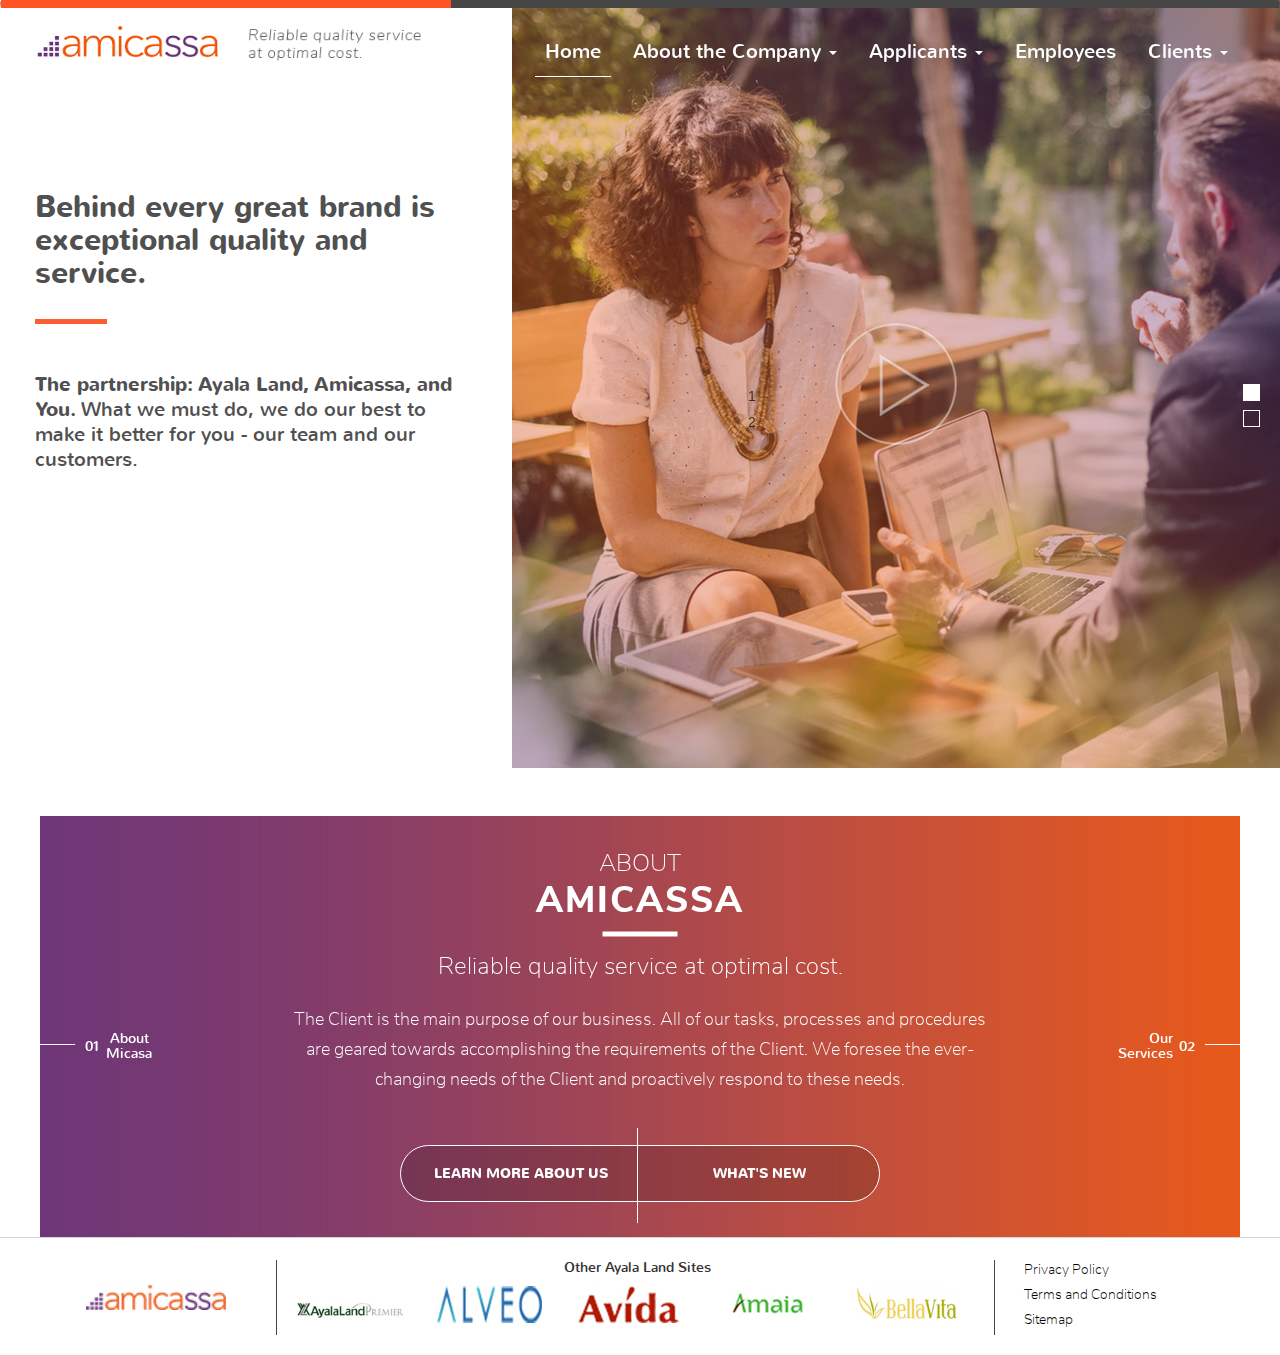
<file: index.html>
<!doctype html>
<!--[if lt IE 7]>      <html class="no-js lt-ie9 lt-ie8 lt-ie7" lang=""> <![endif]-->
<!--[if IE 7]>         <html class="no-js lt-ie9 lt-ie8" lang=""> <![endif]-->
<!--[if IE 8]>         <html class="no-js lt-ie9" lang=""> <![endif]-->
<!--[if gt IE 8]><!-->
<html class="no-js" lang="">
<!--<![endif]-->

<head>
  <meta charset="utf-8">
  <meta http-equiv="X-UA-Compatible" content="IE=edge,chrome=1">
  <title>Title</title>
  <meta name="description" content="">
  <meta name="viewport" content="width=device-width, initial-scale=1">

  <link rel="stylesheet" href="css/bootstrap.min.css">
  <link href='https://fonts.googleapis.com/css?family=Lato:400,100,300,700,900' rel='stylesheet' type='text/css'>
  <link rel="stylesheet" href="css/font-awesome.min.css">
  <link rel="stylesheet" type="text/css" href="css/owl.carousel.min.css">
  <link rel="stylesheet" type="text/css" href="css/owl.theme.default.min.css">
  <link rel="stylesheet" href="css/magnific-popup.css">
  <link rel="stylesheet" type="text/css" href="css/slick.css">
  <link rel="stylesheet" href="css/responsive.css">
  <link rel="stylesheet" href="css/main.css">
</head>

<body>
  <div id="video-banner" class="mfp-hide white-popup-block video-banner-popup">
        <iframe width="560" height="315" src="https://www.youtube.com/embed/LTn90dTakOE" frameborder="0" allow="autoplay; encrypted-media" allowfullscreen></iframe>
  </div>
  <div class="homepage">
      <header id="header">
          <div class="navbar-holder">
              <!-- if you want to customize the nav, just add class and call it on css -->
              <nav role="navigation" class="navbar navbar-default nav-custom">
                  <!-- Brand and toggle get grouped for better mobile display -->
                  <div class="navbar-header">
                      <button type="button" data-target="#navbarCollapse" data-toggle="collapse" class="navbar-toggle">
                          <span class="sr-only">Toggle navigation</span>
                          <span class="icon-bar"></span>
                          <span class="icon-bar"></span>
                          <span class="icon-bar"></span>
                      </button>
                      <aside class="logo-holder">
                        <a href="#" class="navbar-brand"><img src="images/logo.png"></a>
                      </aside>
                      
                  </div>
                  <!-- Collection of nav links, forms, and other content for toggling -->
                  <div id="navbarCollapse" class="collapse navbar-collapse">
                      <ul class="nav navbar-nav navbar-right">
                          <li class="active"><a href="#">Home</a></li>
                          <li class="dropdown">
                              <a data-toggle="dropdown" class="dropdown-toggle" href="#">About the Company <b class="caret"></b></a>
                              <ul role="menu" class="dropdown-menu">
                                  <li><a href="#">Company History</a></li>
                                  <li><a href="#">Mission, Vision &amp;<br> Core Values</a></li>
                                  <li><a href="">Business Services</a></li>
                                  <li><a href="">ManCom Services</a></li>
                              </ul>
                          </li>
                          <li class="dropdown">
                              <a data-toggle="dropdown" class="dropdown-toggle" href="#">
                              Applicants <b class="caret"></b></a>
                              <ul role="menu" class="dropdown-menu">
                                  <li><a href="#">Drop</a></li>
                                  <li><a href="#">Drop</a></li>
                              </ul>
                          </li>
                          <li><a href="#">Employees</a></li>
                          <li class="dropdown">
                              <a data-toggle="dropdown" class="dropdown-toggle" href="#">
                              Clients <b class="caret"></b></a>
                              <ul role="menu" class="dropdown-menu">
                                  <li><a href="#">Drop</a></li>
                                  <li><a href="#">Drop</a></li>
                              </ul>
                          </li>
                      </ul>
                  </div>
              </nav>
          </div>
      </header>

      <div class="home">

          <section class="carousel-bnnr clearfix">
              <aside>
                    <!-- <div class="owl-carousel owl-theme home-slider">
                      <div class="item clearfix">
                        <div class="play-hldr">
                          <a href="#video-banner" class="popup-with-form"><img src="images/play.png"></a>
                        </div>
                        <img src="images/carousel.jpg">
                      </div>
                      <div class="item clearfix">
                        <div class="play-hldr">
                          <a href="#video-banner" class="popup-with-form"><img src="images/play.png"></a>
                        </div>
                        <img src="images/carousel.jpg">
                      </div>
                      <div class="item clearfix">
                        <div class="play-hldr">
                          <a href="#video-banner" class="popup-with-form"><img src="images/play.png"></a>
                        </div>
                        <img src="images/carousel.jpg">
                      </div>
                    </div> -->

                    <section class="home-slider slider">
                      <div>
                        <div class="item clearfix">
                          <div class="play-hldr">
                            <a href="#video-banner" class="popup-with-form"><img src="images/play.png"></a>
                          </div>
                          <img src="images/carousel.jpg">
                        </div>
                      </div>
                      <div>
                        <div class="item clearfix">
                          <div class="play-hldr">
                            <a href="#video-banner" class="popup-with-form"><img src="images/play.png"></a>
                          </div>
                          <img src="images/carousel.jpg">
                        </div>
                      </div>
                      
                    </section>
              </aside>
              <article>
                    <div>
                      <h2>Behind every great brand is exceptional quality and service.</h2>
                      <h4><span>The partnership: Ayala Land, Amicassa, and You.</span> What we must do, we do our best to make it better for you - our team and our customers.</h4>
                    </div>
              </article>

            <!-- <div class="owl-carousel owl-theme home-slider">
              <div class="item clearfix">
                  <aside>
                    <div class="play-hldr">
                      <a href="#video-banner" class="popup-with-form"><img src="images/play.png"></a>
                    </div>
                    <img src="images/carousel.jpg">
                  </aside>

                  <article>
                    <div>
                      <h2>Behind every great brand is exceptional quality and service.</h2>
                      <h4><span>The partnership: Ayala Land, Amicassa, and You.</span> What we must do, we do our best to make it better for you - our team and our customers.</h4>
                    </div>
                  </article>
              </div>
              
            
            </div> -->
          </section>

          <section class="sec-2">
            <article>
              <div class="owl-carousel owl-theme about-slider">
                <div class="slider-hldr item">
                  <h4><span>About</span></h4>
                  <h3>Amicassa</h3>
                  <h4 class="hmrgn">Reliable quality service at optimal cost.</h4>
                  <p>The Client is the main purpose of our business. All of our tasks, processes and procedures are geared towards accomplishing the requirements of the Client. We foresee the ever-changing needs of the Client and proactively respond to these needs.</p>

                  <div>
                    <ul class="pad-0">
                      <li>
                        <a href="">Learn more about us</a>
                      </li>
                      <li>
                        <a href="">What's New</a>
                      </li>
                    </ul>
                  </div>
                </div>
                <div class="slider-hldr item">
                  <h4><span>About</span></h4>
                  <h3>Amicassa</h3>
                  <h4 class="hmrgn">Reliable quality service at optimal cost.</h4>
                  <p>The Client is the main purpose of our business. All of our tasks, processes and procedures are geared towards accomplishing the requirements of the Client. We foresee the ever-changing needs of the Client and proactively respond to these needs.</p>

                  <div>
                    <ul class="pad-0">
                      <li>
                        <a href="">Learn more about us</a>
                      </li>
                      <li>
                        <a href="">What's New</a>
                      </li>
                    </ul>
                  </div>
                </div>
              </div>
            </article>

          </section>

      </div>  
      <footer>
          <ul>
            <li>
              <aside>
                <img src="images/footer-logo.jpg">
              </aside>
            </li>
            <li>
              <h5>Other Ayala Land Sites</h5>
              <ul class="clearfix">
                <li>
                  <aside>
                    <a href=""><img src="images/ayalaland.jpg"></a>
                  </aside>
                  
                </li>
                <li>
                  <aside>
                    <a href=""><img src="images/alveo.jpg"></a>
                  </aside>
                </li>
                <li>
                  <aside>
                    <a href=""><img src="images/avida.jpg"></a>
                  </aside>
                </li>
                <li>
                  <aside>
                    <a href=""><img src="images/amaia.jpg"></a>
                  </aside>
                </li>
                <li>
                  <aside>
                    <a href=""><img src="images/bellavita.jpg"></a>
                  </aside>
                </li>
              </ul>
            </li>

            <li>
                <a href="">Privacy Policy</a>
                <a href="">Terms and Conditions</a>
                <a href="">Sitemap</a>
            </li>
          </ul>
      </footer>
      
  </div>
  <script src="js/vendor/jquery-v3.2.1.min.js"></script>
  <script src="js/vendor/bootstrap.min.js"></script>
  <script src="js/owl.carousel.min.js"></script>
  <script src="js/jquery.magnific-popup.min.js"></script>
  <script src="js/slick.js"></script>
  <script src="js/main.js"></script>
  <script type="text/javascript">

    $(document).ready(function() {
        $('.popup-with-form').magnificPopup({
            type: 'inline'
        });
        

        /*$('.home-slider').owlCarousel({
          loop:true,
          margin:10,
          nav:true,
          responsive:{
          0:{
              items:1
          },
          600:{
              items:1
          },
          1000:{
              items:1
          }
          }
        });*/

        $('.home-slider').slick({
          infinite: true,
          slidesToShow: 1,
          slidesToScroll: 1,
          dots: true,
        });

        $('.about-slider').owlCarousel({
          loop:true,
          margin:10,

          nav:true,
          navText : ["01<span>About<br>Micasa</span>","02<span>Our<br>Services</span>"],
          responsive:{
          0:{
              items:1
          },
          600:{
              items:1
          },
          1000:{
              items:1
          }
          }
        });

    });

  </script>
</body>

</html>
</file>
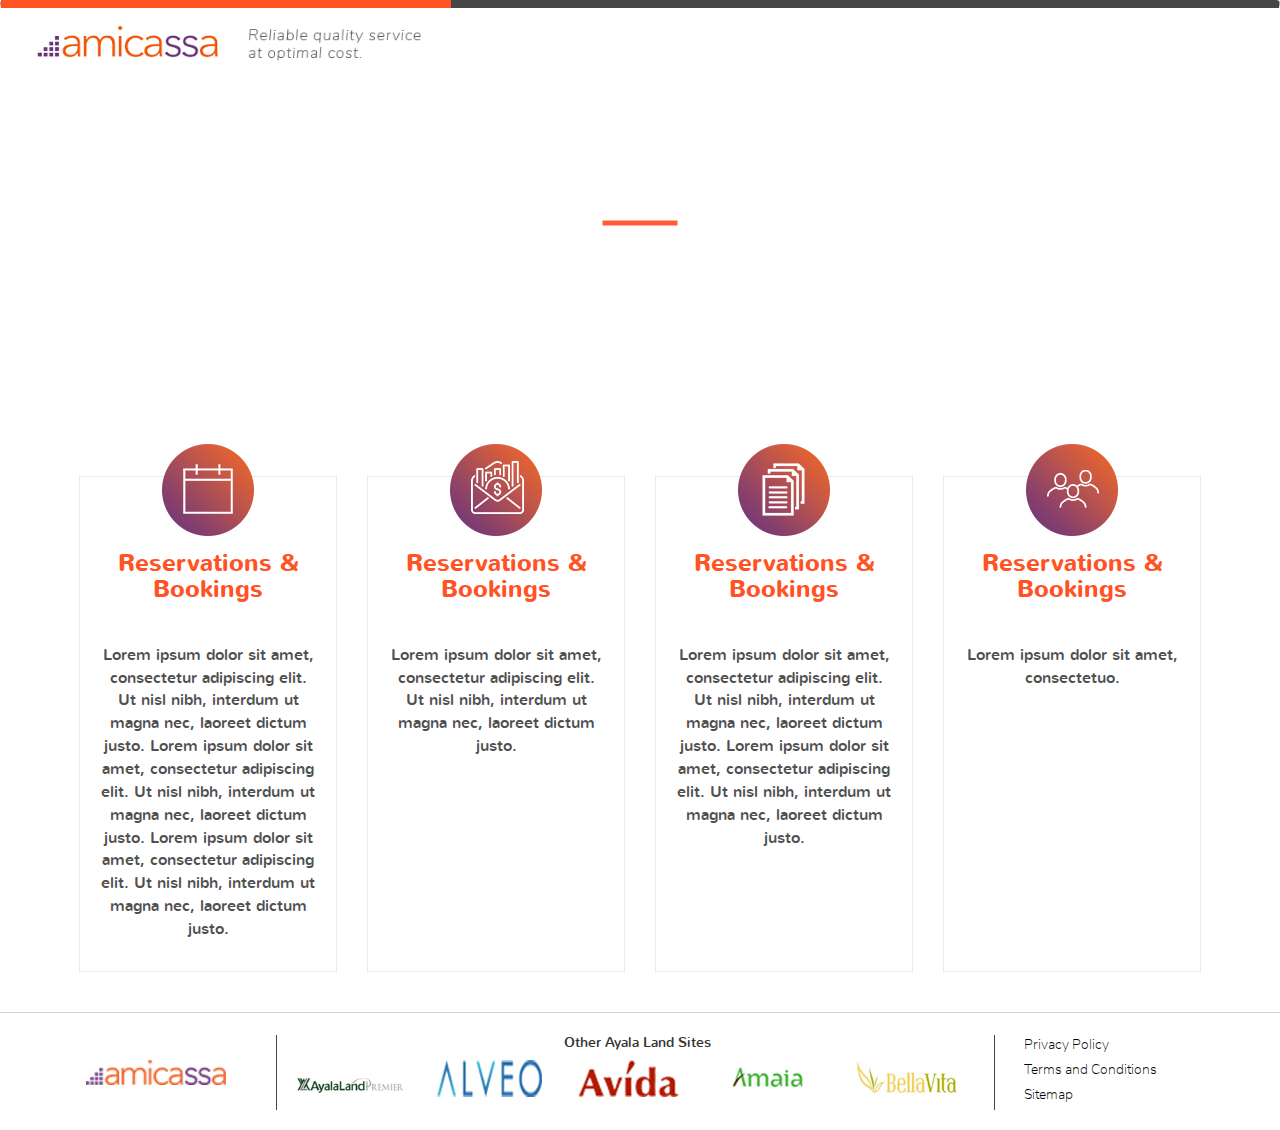
<file: about-business-services.html>
<!doctype html>
<!--[if lt IE 7]>      <html class="no-js lt-ie9 lt-ie8 lt-ie7" lang=""> <![endif]-->
<!--[if IE 7]>         <html class="no-js lt-ie9 lt-ie8" lang=""> <![endif]-->
<!--[if IE 8]>         <html class="no-js lt-ie9" lang=""> <![endif]-->
<!--[if gt IE 8]><!-->
<html class="no-js" lang="">
<!--<![endif]-->

<head>
  <meta charset="utf-8">
  <meta http-equiv="X-UA-Compatible" content="IE=edge,chrome=1">
  <title>Title</title>
  <meta name="description" content="">
  <meta name="viewport" content="width=device-width, initial-scale=1">

  <link rel="stylesheet" href="css/bootstrap.min.css">
  <link href='https://fonts.googleapis.com/css?family=Lato:400,100,300,700,900' rel='stylesheet' type='text/css'>
  <link rel="stylesheet" href="css/font-awesome.min.css">
  <link rel="stylesheet" type="text/css" href="css/owl.carousel.min.css">
  <link rel="stylesheet" href="css/responsive.css">
  <link rel="stylesheet" href="css/main.css">
</head>

<body>
  <div class="homepage">
      <header id="header">
          <div class="navbar-holder">
              <!-- if you want to customize the nav, just add class and call it on css -->
              <nav role="navigation" class="navbar navbar-default nav-custom">
                  <!-- Brand and toggle get grouped for better mobile display -->
                  <div class="navbar-header">
                      <button type="button" data-target="#navbarCollapse" data-toggle="collapse" class="navbar-toggle">
                          <span class="sr-only">Toggle navigation</span>
                          <span class="icon-bar"></span>
                          <span class="icon-bar"></span>
                          <span class="icon-bar"></span>
                      </button>
                      <aside class="logo-holder">
                        <a href="#" class="navbar-brand"><img src="images/logo.png"></a>
                      </aside>
                      
                  </div>
                  <!-- Collection of nav links, forms, and other content for toggling -->
                  <div id="navbarCollapse" class="collapse navbar-collapse">
                      <ul class="nav navbar-nav navbar-right">
                          <li class="active"><a href="#">Home</a></li>
                          <li class="dropdown">
                              <a data-toggle="dropdown" class="dropdown-toggle" href="#">About the Company <b class="caret"></b></a>
                              <ul role="menu" class="dropdown-menu">
                                  <li><a href="#">Drop</a></li>
                                  <li><a href="#">Drop</a></li>
                              </ul>
                          </li>
                          <li class="dropdown">
                              <a data-toggle="dropdown" class="dropdown-toggle" href="#">
                              Applicants <b class="caret"></b></a>
                              <ul role="menu" class="dropdown-menu">
                                  <li><a href="#">Drop</a></li>
                                  <li><a href="#">Drop</a></li>
                              </ul>
                          </li>
                          <li class="active"><a href="#">Employees</a></li>
                          <li class="dropdown">
                              <a data-toggle="dropdown" class="dropdown-toggle" href="#">
                              Clients <b class="caret"></b></a>
                              <ul role="menu" class="dropdown-menu">
                                  <li><a href="#">Drop</a></li>
                                  <li><a href="#">Drop</a></li>
                              </ul>
                          </li>
                      </ul>
                  </div>
              </nav>
          </div>
      </header>

      <div class="abt-company-services">

          <ul class="breadcrmps">
              <li>
                <aside>
                  <a href=""><img src="images/home.png"></a>
                </aside>
                
              </li>
              <li>
                <a href="">About the Company</a>
              </li>
              <li>
                <a href="">Business Services</a>
              </li>
          </ul>

          <section class="sec-1">

              <article class="hero">

                <h3>Business Services</h3>

                <p>The services include but are not limited to the following sales administrative support – reservations and bookings, customer services, monitoring of billing and collection, buyer’s financing assistance, credit investigation, documentation, transfer and release of titles.  </p>

              </article>

          </section>

          <section class="sec-2">
              <div class="cs-container-2">
                <ul>
                  <li>
                    <article>
                      <figure>
                        <img src="images/services-calendar.png">
                      </figure>
                      <figcaption>
                        <h4>Reservations &amp; Bookings</h4>
                        <p>Lorem ipsum dolor sit amet, consectetur adipiscing elit. Ut nisl nibh, interdum ut magna nec, laoreet dictum justo. Lorem ipsum dolor sit amet, consectetur adipiscing elit. Ut nisl nibh, interdum ut magna nec, laoreet dictum justo. Lorem ipsum dolor sit amet, consectetur adipiscing elit. Ut nisl nibh, interdum ut magna nec, laoreet dictum justo. </p>
                      </figcaption>
                      
                    </article>
                  </li>
                  <li>
                    <article>
                      <figure>
                        <img src="images/services.png">
                      </figure>
                      <figcaption>
                        <h4>Reservations &amp; Bookings</h4>
                        <p>Lorem ipsum dolor sit amet, consectetur adipiscing elit. Ut nisl nibh, interdum ut magna nec, laoreet dictum justo. </p>
                      </figcaption>
                      
                    </article>
                  </li>
                  <li>
                    <article>
                      <figure>
                        <img src="images/services-papers.png">
                      </figure>
                      <figcaption>
                        <h4>Reservations &amp; Bookings</h4>
                        <p>Lorem ipsum dolor sit amet, consectetur adipiscing elit. Ut nisl nibh, interdum ut magna nec, laoreet dictum justo. Lorem ipsum dolor sit amet, consectetur adipiscing elit. Ut nisl nibh, interdum ut magna nec, laoreet dictum justo.</p>
                      </figcaption>
                      
                    </article>
                  </li>
                  <li>
                    <article>
                      <figure>
                        <img src="images/services-people.png">
                      </figure>
                      <figcaption>
                        <h4>Reservations &amp; Bookings</h4>
                        <p>Lorem ipsum dolor sit amet, consectetuo. </p>
                      </figcaption>
                      
                    </article>
                  </li>
                </ul>
              </div>
          </section>

          

          

      </div>  
      <footer>
          <ul>
            <li>
              <aside>
                <img src="images/footer-logo.jpg">
              </aside>
            </li>
            <li>
              <h5>Other Ayala Land Sites</h5>
              <ul class="clearfix">
                <li>
                  <aside>
                    <a href=""><img src="images/ayalaland.jpg"></a>
                  </aside>
                  
                </li>
                <li>
                  <aside>
                    <a href=""><img src="images/alveo.jpg"></a>
                  </aside>
                </li>
                <li>
                  <aside>
                    <a href=""><img src="images/avida.jpg"></a>
                  </aside>
                </li>
                <li>
                  <aside>
                    <a href=""><img src="images/amaia.jpg"></a>
                  </aside>
                </li>
                <li>
                  <aside>
                    <a href=""><img src="images/bellavita.jpg"></a>
                  </aside>
                </li>
              </ul>
            </li>

            <li>
                <a href="">Privacy Policy</a>
                <a href="">Terms and Conditions</a>
                <a href="">Sitemap</a>
            </li>
          </ul>
      </footer>
      
  </div>
  <script src="js/vendor/jquery-v3.2.1.min.js"></script>
  <script src="js/vendor/bootstrap.min.js"></script>
  <script src="js/owl.carousel.min.js"></script>
  <script src="js/main.js"></script>
  
</body>

</html>
</file>
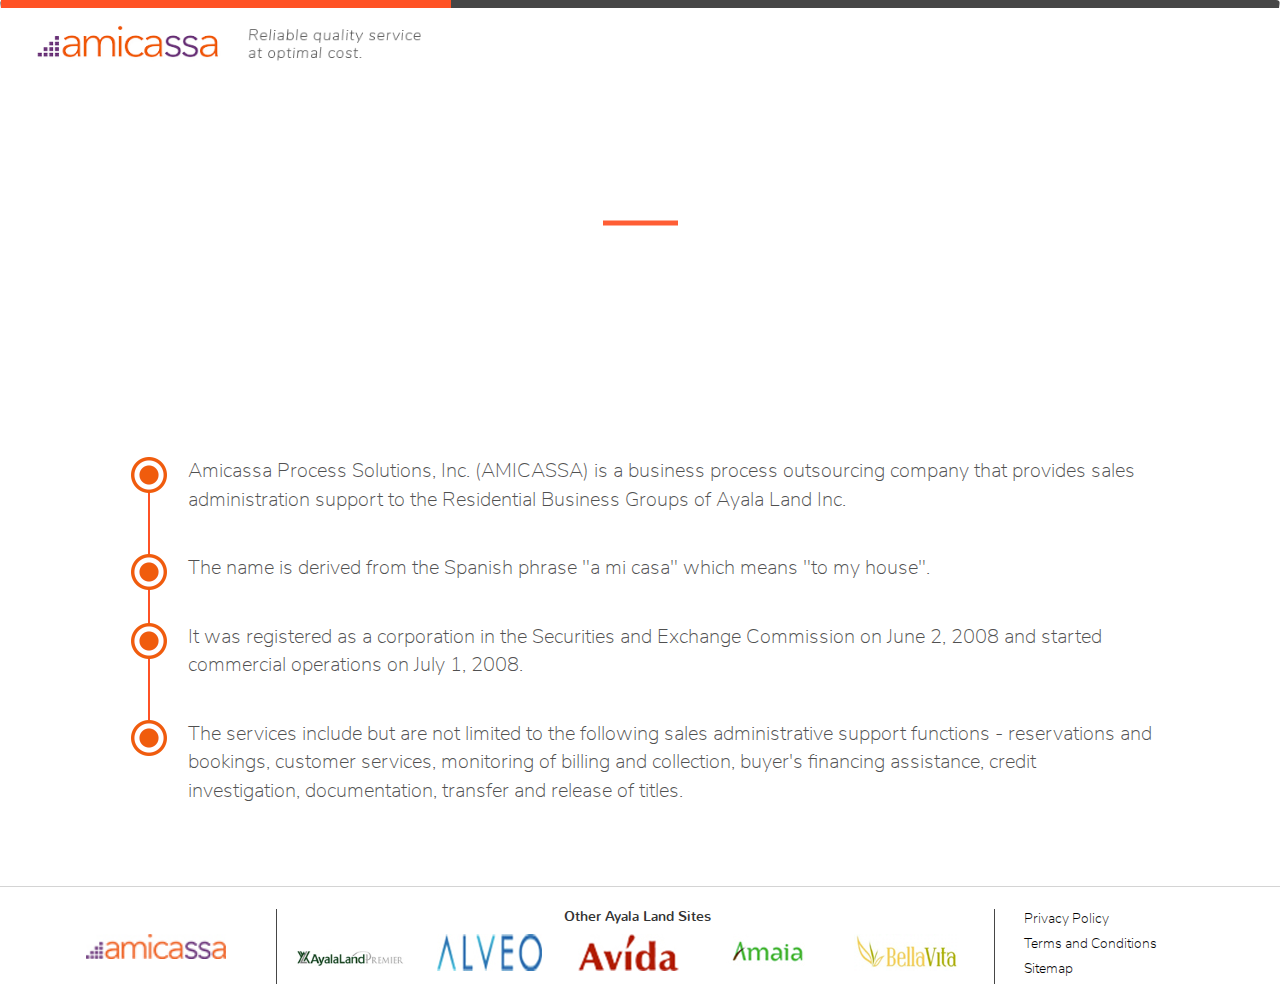
<file: about-company.html>
<!doctype html>
<!--[if lt IE 7]>      <html class="no-js lt-ie9 lt-ie8 lt-ie7" lang=""> <![endif]-->
<!--[if IE 7]>         <html class="no-js lt-ie9 lt-ie8" lang=""> <![endif]-->
<!--[if IE 8]>         <html class="no-js lt-ie9" lang=""> <![endif]-->
<!--[if gt IE 8]><!-->
<html class="no-js" lang="">
<!--<![endif]-->

<head>
  <meta charset="utf-8">
  <meta http-equiv="X-UA-Compatible" content="IE=edge,chrome=1">
  <title>Title</title>
  <meta name="description" content="">
  <meta name="viewport" content="width=device-width, initial-scale=1">

  <link rel="stylesheet" href="css/bootstrap.min.css">
  <link href='https://fonts.googleapis.com/css?family=Lato:400,100,300,700,900' rel='stylesheet' type='text/css'>
  <link rel="stylesheet" href="css/font-awesome.min.css">
  <link rel="stylesheet" type="text/css" href="css/owl.carousel.min.css">
  <link rel="stylesheet" type="text/css" href="css/responsive.css">
  <link rel="stylesheet" href="css/main.css">
</head>

<body>
  <div class="homepage">
      <header id="header">
          <div class="navbar-holder">
              <!-- if you want to customize the nav, just add class and call it on css -->
              <nav role="navigation" class="navbar navbar-default nav-custom">
                  <!-- Brand and toggle get grouped for better mobile display -->
                  <div class="navbar-header">
                      <button type="button" data-target="#navbarCollapse" data-toggle="collapse" class="navbar-toggle">
                          <span class="sr-only">Toggle navigation</span>
                          <span class="icon-bar"></span>
                          <span class="icon-bar"></span>
                          <span class="icon-bar"></span>
                      </button>
                      <aside class="logo-holder">
                        <a href="#" class="navbar-brand"><img src="images/logo.png"></a>
                      </aside>
                      
                  </div>
                  <!-- Collection of nav links, forms, and other content for toggling -->
                  <div id="navbarCollapse" class="collapse navbar-collapse">
                      <ul class="nav navbar-nav navbar-right">
                          <li class="active"><a href="#">Home</a></li>
                          <li class="dropdown">
                              <a data-toggle="dropdown" class="dropdown-toggle" href="#">About the Company <b class="caret"></b></a>
                              <ul role="menu" class="dropdown-menu">
                                  <li><a href="#">Drop</a></li>
                                  <li><a href="#">Drop</a></li>
                              </ul>
                          </li>
                          <li class="dropdown">
                              <a data-toggle="dropdown" class="dropdown-toggle" href="#">
                              Applicants <b class="caret"></b></a>
                              <ul role="menu" class="dropdown-menu">
                                  <li><a href="#">Drop</a></li>
                                  <li><a href="#">Drop</a></li>
                              </ul>
                          </li>
                          <li class="active"><a href="#">Employees</a></li>
                          <li class="dropdown">
                              <a data-toggle="dropdown" class="dropdown-toggle" href="#">
                              Clients <b class="caret"></b></a>
                              <ul role="menu" class="dropdown-menu">
                                  <li><a href="#">Drop</a></li>
                                  <li><a href="#">Drop</a></li>
                              </ul>
                          </li>
                      </ul>
                  </div>
              </nav>
          </div>
      </header>

      <div class="abt-company">

          <ul class="breadcrmps">
              <li>
                <aside>
                  <a href=""><img src="images/home.png"></a>
                </aside>
                
              </li>
              <li>
                <a href="">About the Company</a>
              </li>
              <li>
                <a href="">History</a>
              </li>
          </ul>

          <section class="sec-1">

              <article class="hero">

                <h3>Our History</h3>

                <p>Fusce suscipit nulla quam. Nullam lacinia tellus vel fermentum pulvinar. Maecenas tincidunt, lorem sit amet pellentesque pulvinar, ligula sem consequat nulla, eu eleifend leo odio quis ligula. Aliquam rutrum mi quis tincidunt rutrum. </p>

              </article>

          </section>

          <section class="sec-2">

            <div class="cs-container">

                <ul>
                    <li>
                      <div class="circle-hldr">
                        <img src="images/circle.png">
                      </div>
                      <p>Amicassa Process Solutions, Inc. (AMICASSA) is a business process outsourcing company that provides sales administration support to the Residential Business Groups of Ayala Land Inc.</p>
                    </li>
                    <li>
                      <div class="circle-hldr">
                        <img src="images/circle.png">
                      </div>
                      <p>The name is derived from the Spanish phrase "a mi casa" which means "to my house".</p>
                    </li>
                    <li>
                      <div class="circle-hldr">
                        <img src="images/circle.png">
                      </div>
                      <p>It was registered as a corporation in the Securities and Exchange Commission on June 2, 2008 and started commercial operations on July 1, 2008.</p>
                    </li>
                    <li>
                      <div class="circle-hldr">
                        <img src="images/circle.png">
                      </div>
                      <p>The services include but are not limited to the following sales administrative support functions - reservations and bookings, customer services, monitoring of billing and collection, buyer's financing assistance, credit investigation, documentation, transfer and release of titles.</p>
                    </li>
                </ul>

            </div>

          </section>

          

      </div>  
      <footer>
          <ul>
            <li>
              <aside>
                <img src="images/footer-logo.jpg">
              </aside>
            </li>
            <li>
              <h5>Other Ayala Land Sites</h5>
              <ul class="clearfix">
                <li>
                  <aside>
                    <a href=""><img src="images/ayalaland.jpg"></a>
                  </aside>
                  
                </li>
                <li>
                  <aside>
                    <a href=""><img src="images/alveo.jpg"></a>
                  </aside>
                </li>
                <li>
                  <aside>
                    <a href=""><img src="images/avida.jpg"></a>
                  </aside>
                </li>
                <li>
                  <aside>
                    <a href=""><img src="images/amaia.jpg"></a>
                  </aside>
                </li>
                <li>
                  <aside>
                    <a href=""><img src="images/bellavita.jpg"></a>
                  </aside>
                </li>
              </ul>
            </li>

            <li>
                <a href="">Privacy Policy</a>
                <a href="">Terms and Conditions</a>
                <a href="">Sitemap</a>
            </li>
          </ul>
      </footer>
      
  </div>
  <script src="js/vendor/jquery-v3.2.1.min.js"></script>
  <script src="js/vendor/bootstrap.min.js"></script>
  <script src="js/owl.carousel.min.js"></script>
  <script src="js/main.js"></script>
  
</body>

</html>
</file>
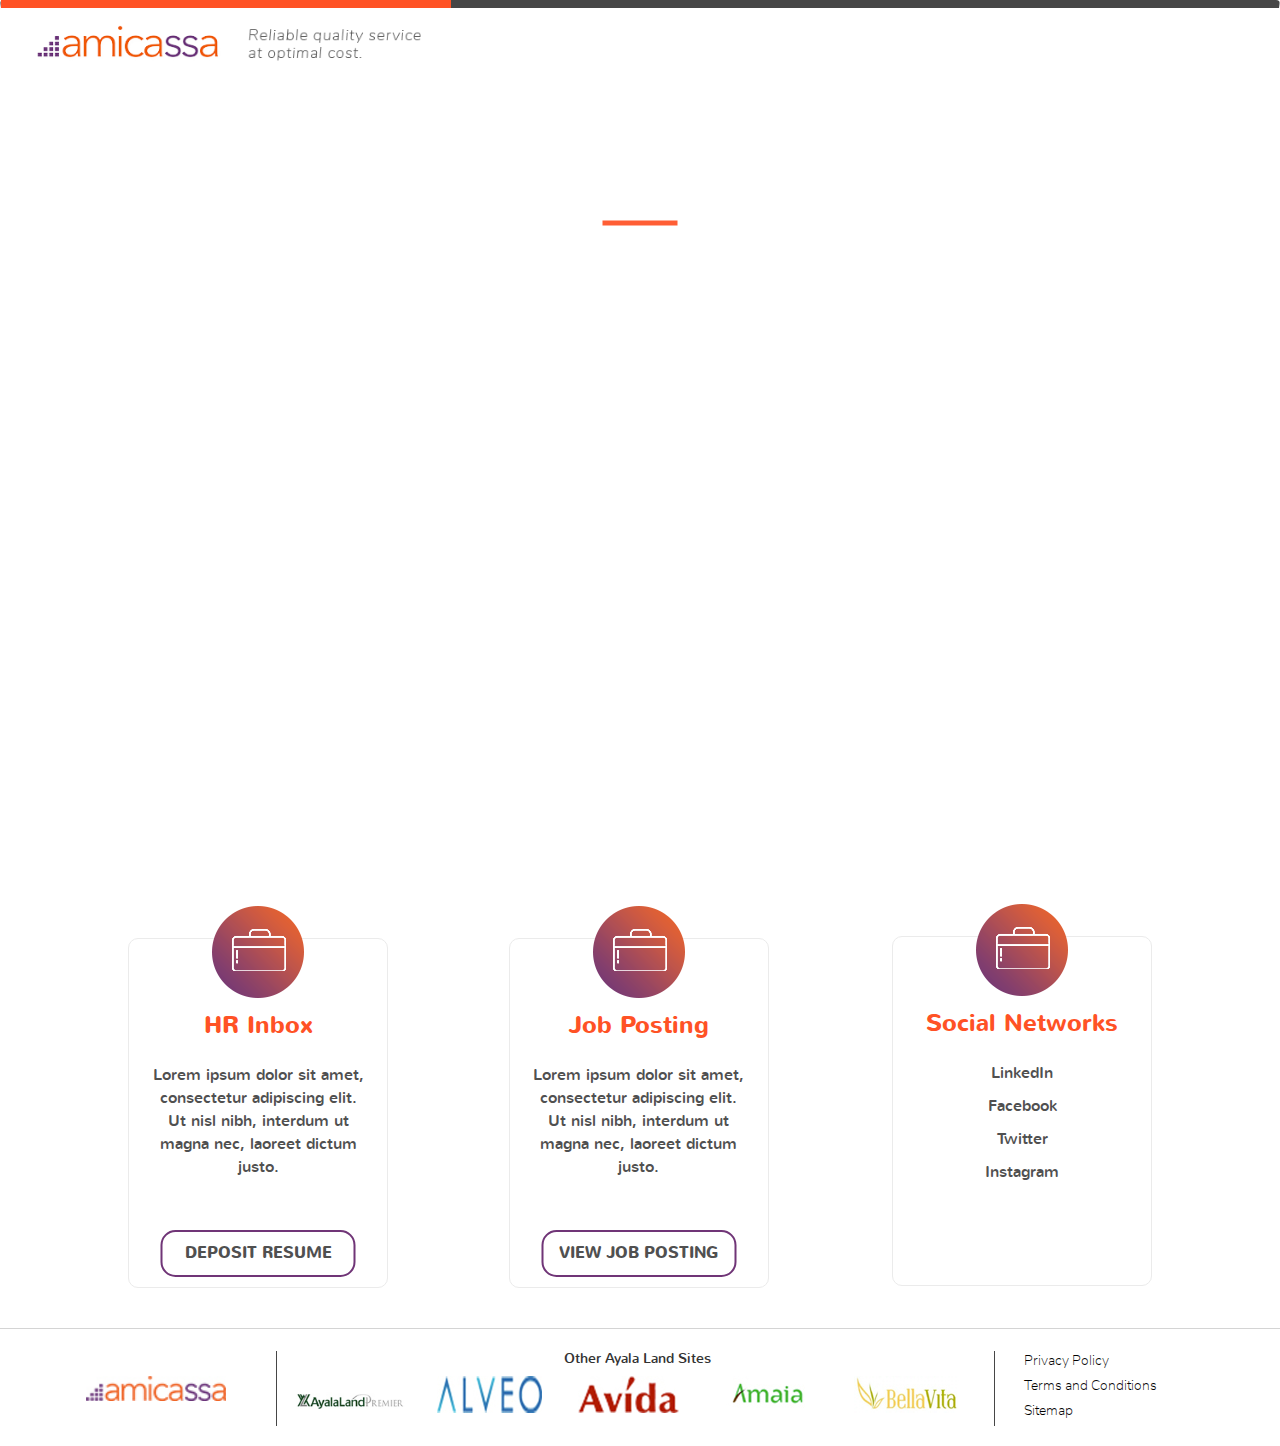
<file: applicants.html>
<!doctype html>
<!--[if lt IE 7]>      <html class="no-js lt-ie9 lt-ie8 lt-ie7" lang=""> <![endif]-->
<!--[if IE 7]>         <html class="no-js lt-ie9 lt-ie8" lang=""> <![endif]-->
<!--[if IE 8]>         <html class="no-js lt-ie9" lang=""> <![endif]-->
<!--[if gt IE 8]><!-->
<html class="no-js" lang="">
<!--<![endif]-->

<head>
  <meta charset="utf-8">
  <meta http-equiv="X-UA-Compatible" content="IE=edge,chrome=1">
  <title>Title</title>
  <meta name="description" content="">
  <meta name="viewport" content="width=device-width, initial-scale=1">

  <link rel="stylesheet" href="css/bootstrap.min.css">
  <link href='https://fonts.googleapis.com/css?family=Lato:400,100,300,700,900' rel='stylesheet' type='text/css'>
  <link rel="stylesheet" href="css/font-awesome.min.css">
  <link rel="stylesheet" type="text/css" href="css/owl.carousel.min.css">
  <link rel="stylesheet" type="text/css" href="css/responsive.css">
  <link rel="stylesheet" href="css/main.css">
</head>

<body>
  <div class="homepage">
      <header id="header">
          <div class="navbar-holder">
              <!-- if you want to customize the nav, just add class and call it on css -->
              <nav role="navigation" class="navbar navbar-default nav-custom">
                  <!-- Brand and toggle get grouped for better mobile display -->
                  <div class="navbar-header">
                      <button type="button" data-target="#navbarCollapse" data-toggle="collapse" class="navbar-toggle">
                          <span class="sr-only">Toggle navigation</span>
                          <span class="icon-bar"></span>
                          <span class="icon-bar"></span>
                          <span class="icon-bar"></span>
                      </button>
                      <aside class="logo-holder">
                        <a href="#" class="navbar-brand"><img src="images/logo.png"></a>
                      </aside>
                      
                  </div>
                  <!-- Collection of nav links, forms, and other content for toggling -->
                  <div id="navbarCollapse" class="collapse navbar-collapse">
                      <ul class="nav navbar-nav navbar-right">
                          <li class="active"><a href="#">Home</a></li>
                          <li class="dropdown">
                              <a data-toggle="dropdown" class="dropdown-toggle" href="#">About the Company <b class="caret"></b></a>
                              <ul role="menu" class="dropdown-menu">
                                  <li><a href="#">Drop</a></li>
                                  <li><a href="#">Drop</a></li>
                              </ul>
                          </li>
                          <li class="dropdown">
                              <a data-toggle="dropdown" class="dropdown-toggle" href="#">
                              Applicants <b class="caret"></b></a>
                              <ul role="menu" class="dropdown-menu">
                                  <li><a href="#">Drop</a></li>
                                  <li><a href="#">Drop</a></li>
                              </ul>
                          </li>
                          <li class="active"><a href="#">Employees</a></li>
                          <li class="dropdown">
                              <a data-toggle="dropdown" class="dropdown-toggle" href="#">
                              Clients <b class="caret"></b></a>
                              <ul role="menu" class="dropdown-menu">
                                  <li><a href="#">Drop</a></li>
                                  <li><a href="#">Drop</a></li>
                              </ul>
                          </li>
                      </ul>
                  </div>
              </nav>
          </div>
      </header>

      <div class="applicants">

          <ul class="breadcrmps">
              <li>
                <aside>
                  <a href=""><img src="images/home.png"></a>
                </aside>
                
              </li>
              <li>
                <a href="">About the Company</a>
              </li>
              <li>
                <a href="">History</a>
              </li>
          </ul>

          <section class="sec-1">

              <article class="hero">

                <h3>Applicants</h3>

                <p>Lorem ipsum dolor sit amet, consectetur adipiscing elit. Pellentesque vehicula, arcu ac ullamcorper efficitur, odio nisi tristique nibh, non dictum erat ligula in </p>

              </article>

          </section>

          <section class="sec-2">

            <div class="cs-container">

              <article class=" padding-70 ifrme-hldr">
                <div>
                  <iframe width="560" height="315" src="https://www.youtube.com/embed/3ggIHfwkIWM" frameborder="0" allow="autoplay; encrypted-media" allowfullscreen></iframe>
                </div>
              </article>

              <article class="btm_applicnt">
                <ul>
                  <li>
                    <div class="box">
                      <figure>
                        <img src="images/applicants.png">
                      </figure>
                      <figcaption>
                        <h4>HR Inbox</h4>
                        <p>Lorem ipsum dolor sit amet, consectetur adipiscing elit. Ut nisl nibh, interdum ut magna nec, laoreet dictum justo. </p>

                        <a href="" class="bordered-a">Deposit resume</a>
                      </figcaption>
                    </div>
                  </li> 
                  <li>
                    <div class="box">
                      <figure>
                        <img src="images/applicants.png">
                      </figure>
                      <figcaption>
                        <h4>Job Posting</h4>
                        <p>Lorem ipsum dolor sit amet, consectetur adipiscing elit. Ut nisl nibh, interdum ut magna nec, laoreet dictum justo. </p>

                        <a href="" class="bordered-a">View Job posting</a>
                      </figcaption>
                    </div>
                  </li>
                  <li>
                    <div class="box">
                      <figure>
                        <img src="images/applicants.png">
                      </figure>
                      <figcaption>
                        <h4>Social Networks</h4>
                        <ul class="pad-0 listn">
                          <li>
                            <a href="">LinkedIn</a>
                          </li>
                          <li>
                            <a href="">Facebook</a>
                          </li>
                          <li>
                            <a href="">Twitter</a>
                          </li>
                          <li>
                            <a href="">Instagram</a>
                          </li>
                        </ul>

                        
                      </figcaption>
                    </div>
                  </li>
                </ul>
              </article>

            </div>


          </section>

          

          

      </div>  
      <footer>
          <ul>
            <li>
              <aside>
                <img src="images/footer-logo.jpg">
              </aside>
            </li>
            <li>
              <h5>Other Ayala Land Sites</h5>
              <ul class="clearfix">
                <li>
                  <aside>
                    <a href=""><img src="images/ayalaland.jpg"></a>
                  </aside>
                  
                </li>
                <li>
                  <aside>
                    <a href=""><img src="images/alveo.jpg"></a>
                  </aside>
                </li>
                <li>
                  <aside>
                    <a href=""><img src="images/avida.jpg"></a>
                  </aside>
                </li>
                <li>
                  <aside>
                    <a href=""><img src="images/amaia.jpg"></a>
                  </aside>
                </li>
                <li>
                  <aside>
                    <a href=""><img src="images/bellavita.jpg"></a>
                  </aside>
                </li>
              </ul>
            </li>

            <li>
                <a href="">Privacy Policy</a>
                <a href="">Terms and Conditions</a>
                <a href="">Sitemap</a>
            </li>
          </ul>
      </footer>
      
  </div>
  <script src="js/vendor/jquery-v3.2.1.min.js"></script>
  <script src="js/vendor/bootstrap.min.js"></script>
  <script src="js/owl.carousel.min.js"></script>
  <script src="js/main.js"></script>
  
</body>

</html>
</file>
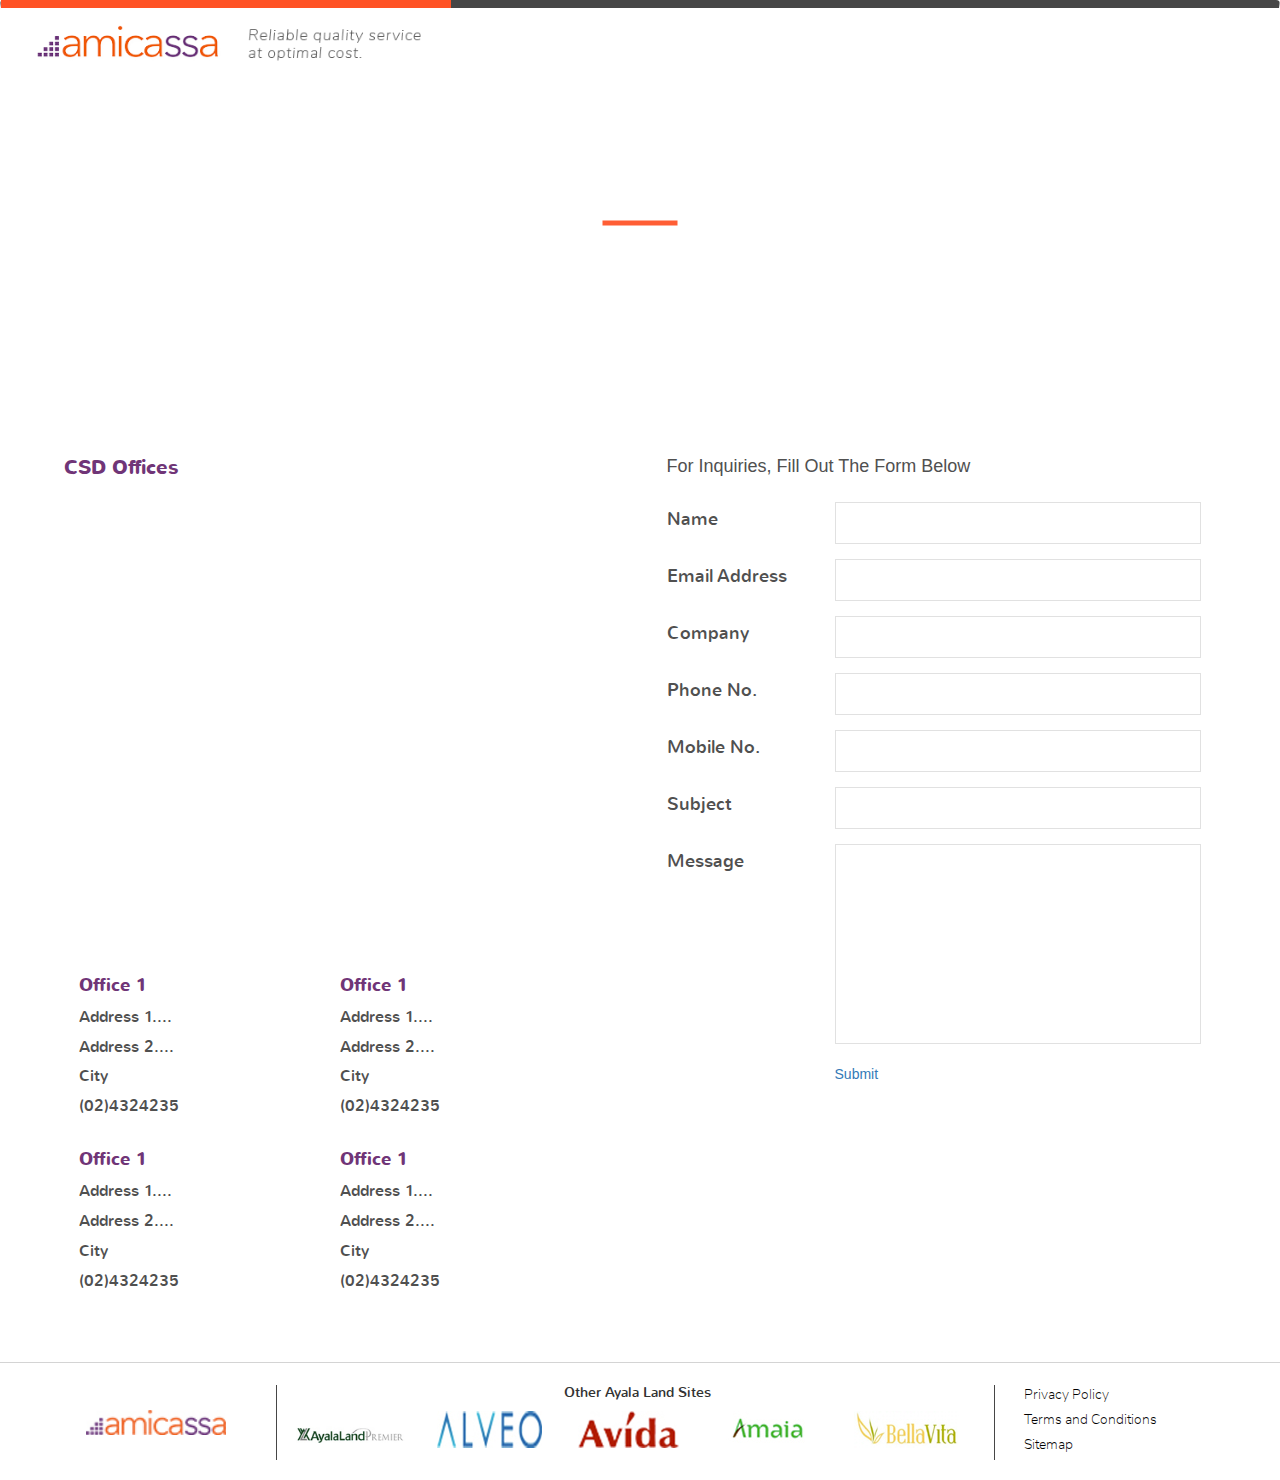
<file: client-contact.html>
<!doctype html>
<!--[if lt IE 7]>      <html class="no-js lt-ie9 lt-ie8 lt-ie7" lang=""> <![endif]-->
<!--[if IE 7]>         <html class="no-js lt-ie9 lt-ie8" lang=""> <![endif]-->
<!--[if IE 8]>         <html class="no-js lt-ie9" lang=""> <![endif]-->
<!--[if gt IE 8]><!-->
<html class="no-js" lang="">
<!--<![endif]-->

<head>
  <meta charset="utf-8">
  <meta http-equiv="X-UA-Compatible" content="IE=edge,chrome=1">
  <title>Title</title>
  <meta name="description" content="">
  <meta name="viewport" content="width=device-width, initial-scale=1">

  <link rel="stylesheet" href="css/bootstrap.min.css">
  <link href='https://fonts.googleapis.com/css?family=Lato:400,100,300,700,900' rel='stylesheet' type='text/css'>
  <link rel="stylesheet" href="css/font-awesome.min.css">
  <link rel="stylesheet" type="text/css" href="css/owl.carousel.min.css">
  <link rel="stylesheet" type="text/css" href="css/responsive.css">
  <link rel="stylesheet" href="css/main.css">
</head>

<body>
  <div class="homepage">
      <header id="header">
          <div class="navbar-holder">
              <!-- if you want to customize the nav, just add class and call it on css -->
              <nav role="navigation" class="navbar navbar-default nav-custom">
                  <!-- Brand and toggle get grouped for better mobile display -->
                  <div class="navbar-header">
                      <button type="button" data-target="#navbarCollapse" data-toggle="collapse" class="navbar-toggle">
                          <span class="sr-only">Toggle navigation</span>
                          <span class="icon-bar"></span>
                          <span class="icon-bar"></span>
                          <span class="icon-bar"></span>
                      </button>
                      <aside class="logo-holder">
                        <a href="#" class="navbar-brand"><img src="images/logo.png"></a>
                      </aside>
                      
                  </div>
                  <!-- Collection of nav links, forms, and other content for toggling -->
                  <div id="navbarCollapse" class="collapse navbar-collapse">
                      <ul class="nav navbar-nav navbar-right">
                          <li class="active"><a href="#">Home</a></li>
                          <li class="dropdown">
                              <a data-toggle="dropdown" class="dropdown-toggle" href="#">About the Company <b class="caret"></b></a>
                              <ul role="menu" class="dropdown-menu">
                                  <li><a href="#">Drop</a></li>
                                  <li><a href="#">Drop</a></li>
                              </ul>
                          </li>
                          <li class="dropdown">
                              <a data-toggle="dropdown" class="dropdown-toggle" href="#">
                              Applicants <b class="caret"></b></a>
                              <ul role="menu" class="dropdown-menu">
                                  <li><a href="#">Drop</a></li>
                                  <li><a href="#">Drop</a></li>
                              </ul>
                          </li>
                          <li class="active"><a href="#">Employees</a></li>
                          <li class="dropdown">
                              <a data-toggle="dropdown" class="dropdown-toggle" href="#">
                              Clients <b class="caret"></b></a>
                              <ul role="menu" class="dropdown-menu">
                                  <li><a href="#">Drop</a></li>
                                  <li><a href="#">Drop</a></li>
                              </ul>
                          </li>
                      </ul>
                  </div>
              </nav>
          </div>
      </header>

      <div class="contact_client">

          <ul class="breadcrmps">
              <li>
                <aside>
                  <a href=""><img src="images/home.png"></a>
                </aside>
                
              </li>
              <li>
                <a href="">About the Company</a>
              </li>
              <li>
                <a href="">History</a>
              </li>
          </ul>

          <section class="sec-1">

              <article class="hero">

                <h3>Contact Us</h3>

                <p>Fusce suscipit nulla quam. Nullam lacinia tellus vel fermentum pulvinar. Maecenas tincidunt, lorem sit amet pellentesque pulvinar, ligula sem consequat nulla, eu eleifend leo odio quis ligula. Aliquam rutrum mi quis tincidunt rutrum. </p>

              </article>

          </section>


          <section class="sec-2">
              <div class="cs-container-2">
                <div class="clearfix cntct_dvider">
                    <article>
                      <h3>CSD Offices</h3>
                      <div class="map">
                        <iframe src="https://www.google.com/maps/embed?pb=!1m18!1m12!1m3!1d3861.7526749106128!2d121.02141615119294!3d14.55613108978088!2m3!1f0!2f0!3f0!3m2!1i1024!2i768!4f13.1!3m3!1m2!1s0x3397c905bda3691b%3A0x12d16ef1de0e36a1!2sAmicassa+Process+Solutions%2C+Inc.!5e0!3m2!1sen!2sph!4v1530774332883" width="600" height="450" frameborder="0" style="border:0" allowfullscreen></iframe>
                      </div>
                      <ul class="pad-0 listn">
                        <li>
                          <h4> Office 1</h4>
                            <p>Address 1....</p>
                            <p>Address 2....</p>
                            <p>City</p>
                            <a href="tel:(02)4324235">(02)4324235</a>
                        </li>
                        <li>
                          <h4> Office 1</h4>
                            <p>Address 1....</p>
                            <p>Address 2....</p>
                            <p>City</p>
                            <a href="tel:(02)4324235">(02)4324235</a>
                        </li>
                        <li>
                          <h4> Office 1</h4>
                            <p>Address 1....</p>
                            <p>Address 2....</p>
                            <p>City</p>
                            <a href="tel:(02)4324235">(02)4324235</a>
                        </li>
                        <li>
                          <h4> Office 1</h4>
                            <p>Address 1....</p>
                            <p>Address 2....</p>
                            <p>City</p>
                            <a href="tel:(02)4324235">(02)4324235</a>
                        </li>
                      </ul>
                    </article>

                    <aside>
                      <h5>For inquiries, fill out the form below</h5>

                      <div class="form-hldr">
                        <ul class="pad-0 listn">
                          <li>
                            <h5>Name</h5>
                            <input type="text">
                          </li>
                          <li>
                            <h5>Email Address</h5>
                            <input type="email">
                          </li>
                          <li>
                            <h5>Company</h5>
                            <input type="text">
                          </li>
                          <li>
                            <h5>Phone No.</h5>
                            <input type="text">
                          </li>
                          <li>
                            <h5>Mobile No.</h5>
                            <input type="text">
                          </li>
                          <li>
                            <h5>Subject</h5>
                            <input type="text">
                          </li>
                          <li>
                            <h5>Message</h5>
                            <textarea row="10" cols="10"></textarea>
                          </li>

                          <li class="clearfix">
                            <a href="">Submit</a>
                          </li>

                        </ul>
                      </div>

                    </aside>
                </div>
              </div>
          </section>

          

          

          

          

      </div>  
      <footer>
          <ul>
            <li>
              <aside>
                <img src="images/footer-logo.jpg">
              </aside>
            </li>
            <li>
              <h5>Other Ayala Land Sites</h5>
              <ul class="clearfix">
                <li>
                  <aside>
                    <a href=""><img src="images/ayalaland.jpg"></a>
                  </aside>
                  
                </li>
                <li>
                  <aside>
                    <a href=""><img src="images/alveo.jpg"></a>
                  </aside>
                </li>
                <li>
                  <aside>
                    <a href=""><img src="images/avida.jpg"></a>
                  </aside>
                </li>
                <li>
                  <aside>
                    <a href=""><img src="images/amaia.jpg"></a>
                  </aside>
                </li>
                <li>
                  <aside>
                    <a href=""><img src="images/bellavita.jpg"></a>
                  </aside>
                </li>
              </ul>
            </li>

            <li>
                <a href="">Privacy Policy</a>
                <a href="">Terms and Conditions</a>
                <a href="">Sitemap</a>
            </li>
          </ul>
      </footer>
      
  </div>
  <script src="js/vendor/jquery-v3.2.1.min.js"></script>
  <script src="js/vendor/bootstrap.min.js"></script>
  <script src="js/owl.carousel.min.js"></script>
  <script src="js/main.js"></script>
  
</body>

</html>
</file>
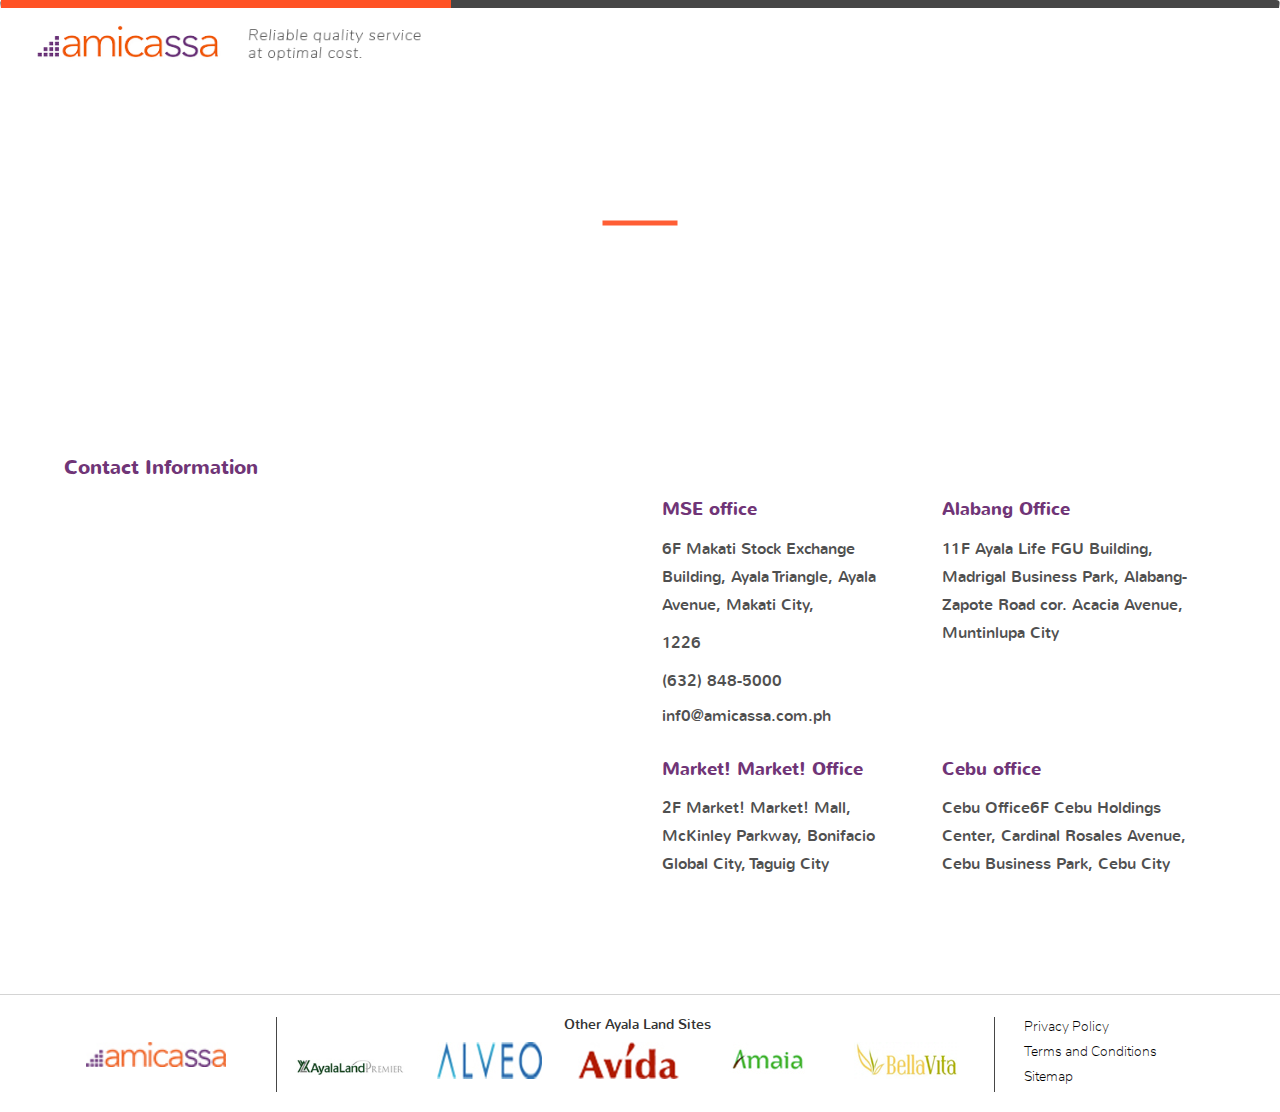
<file: contact.html>
<!doctype html>
<!--[if lt IE 7]>      <html class="no-js lt-ie9 lt-ie8 lt-ie7" lang=""> <![endif]-->
<!--[if IE 7]>         <html class="no-js lt-ie9 lt-ie8" lang=""> <![endif]-->
<!--[if IE 8]>         <html class="no-js lt-ie9" lang=""> <![endif]-->
<!--[if gt IE 8]><!-->
<html class="no-js" lang="">
<!--<![endif]-->

<head>
  <meta charset="utf-8">
  <meta http-equiv="X-UA-Compatible" content="IE=edge,chrome=1">
  <title>Title</title>
  <meta name="description" content="">
  <meta name="viewport" content="width=device-width, initial-scale=1">

  <link rel="stylesheet" href="css/bootstrap.min.css">
  <link href='https://fonts.googleapis.com/css?family=Lato:400,100,300,700,900' rel='stylesheet' type='text/css'>
  <link rel="stylesheet" href="css/font-awesome.min.css">
  <link rel="stylesheet" type="text/css" href="css/owl.carousel.min.css">
  <link rel="stylesheet" type="text/css" href="css/responsive.css">
  <link rel="stylesheet" href="css/main.css">
</head>

<body>
  <div class="homepage">
      <header id="header">
          <div class="navbar-holder">
              <!-- if you want to customize the nav, just add class and call it on css -->
              <nav role="navigation" class="navbar navbar-default nav-custom">
                  <!-- Brand and toggle get grouped for better mobile display -->
                  <div class="navbar-header">
                      <button type="button" data-target="#navbarCollapse" data-toggle="collapse" class="navbar-toggle">
                          <span class="sr-only">Toggle navigation</span>
                          <span class="icon-bar"></span>
                          <span class="icon-bar"></span>
                          <span class="icon-bar"></span>
                      </button>
                      <aside class="logo-holder">
                        <a href="#" class="navbar-brand"><img src="images/logo.png"></a>
                      </aside>
                      
                  </div>
                  <!-- Collection of nav links, forms, and other content for toggling -->
                  <div id="navbarCollapse" class="collapse navbar-collapse">
                      <ul class="nav navbar-nav navbar-right">
                          <li class="active"><a href="#">Home</a></li>
                          <li class="dropdown">
                              <a data-toggle="dropdown" class="dropdown-toggle" href="#">About the Company <b class="caret"></b></a>
                              <ul role="menu" class="dropdown-menu">
                                  <li><a href="#">Drop</a></li>
                                  <li><a href="#">Drop</a></li>
                              </ul>
                          </li>
                          <li class="dropdown">
                              <a data-toggle="dropdown" class="dropdown-toggle" href="#">
                              Applicants <b class="caret"></b></a>
                              <ul role="menu" class="dropdown-menu">
                                  <li><a href="#">Drop</a></li>
                                  <li><a href="#">Drop</a></li>
                              </ul>
                          </li>
                          <li class="active"><a href="#">Employees</a></li>
                          <li class="dropdown">
                              <a data-toggle="dropdown" class="dropdown-toggle" href="#">
                              Clients <b class="caret"></b></a>
                              <ul role="menu" class="dropdown-menu">
                                  <li><a href="#">Drop</a></li>
                                  <li><a href="#">Drop</a></li>
                              </ul>
                          </li>
                      </ul>
                  </div>
              </nav>
          </div>
      </header>

      <div class="contact">

          <ul class="breadcrmps">
              <li>
                <aside>
                  <a href=""><img src="images/home.png"></a>
                </aside>
                
              </li>
              <li>
                <a href="">About the Company</a>
              </li>
              <li>
                <a href="">History</a>
              </li>
          </ul>

          <section class="sec-1">

              <article class="hero">

                <h3>Contact Us</h3>

                <p>Fusce suscipit nulla quam. Nullam lacinia tellus vel fermentum pulvinar. Maecenas tincidunt, lorem sit amet pellentesque pulvinar, ligula sem consequat nulla, eu eleifend leo odio quis ligula. Aliquam rutrum mi quis tincidunt rutrum. </p>

              </article>

          </section>



          <section class="sec-2">
              <div class="cs-container-2">
                <div class="clearfix cntct_dvider">
                    <article>
                      <h3>Contact Information</h3>
                      <div class="map">
                        <iframe src="https://www.google.com/maps/embed?pb=!1m18!1m12!1m3!1d3861.7526749106128!2d121.02141615119294!3d14.55613108978088!2m3!1f0!2f0!3f0!3m2!1i1024!2i768!4f13.1!3m3!1m2!1s0x3397c905bda3691b%3A0x12d16ef1de0e36a1!2sAmicassa+Process+Solutions%2C+Inc.!5e0!3m2!1sen!2sph!4v1530774332883" width="600" height="450" frameborder="0" style="border:0" allowfullscreen></iframe>
                      </div>
                      
                    </article>

                    <aside>
                      <ul class="pad-0 listn">
                        <li>
                          <h4>MSE office</h4>
                            <p>6F Makati Stock Exchange Building, Ayala Triangle, Ayala Avenue, Makati City,</p>
                            <p>1226</p>
                            <p>(632) 848-5000</p>
                            <a>inf0@amicassa.com.ph</a>
                        </li>
                        <li>
                          <h4> Alabang Office</h4>
                            <p>11F Ayala Life FGU Building, Madrigal Business Park,  Alabang-Zapote Road cor.  Acacia Avenue, Muntinlupa City</p>
                            
                        </li>
                        <li>
                          <h4>Market! Market! Office</h4>
                            <p>2F Market! Market! Mall, McKinley Parkway,  Bonifacio Global City, Taguig City</p>
                        </li>
                        <li>
                          <h4> Cebu office</h4>
                            <p>Cebu Office6F Cebu Holdings Center, Cardinal Rosales Avenue, Cebu Business Park, Cebu City</p>
                        </li>
                      </ul>
                      

                    </aside>
                </div>
              </div>
          </section>

          

          

          

          

      </div>  
      <footer>
          <ul>
            <li>
              <aside>
                <img src="images/footer-logo.jpg">
              </aside>
            </li>
            <li>
              <h5>Other Ayala Land Sites</h5>
              <ul class="clearfix">
                <li>
                  <aside>
                    <a href=""><img src="images/ayalaland.jpg"></a>
                  </aside>
                  
                </li>
                <li>
                  <aside>
                    <a href=""><img src="images/alveo.jpg"></a>
                  </aside>
                </li>
                <li>
                  <aside>
                    <a href=""><img src="images/avida.jpg"></a>
                  </aside>
                </li>
                <li>
                  <aside>
                    <a href=""><img src="images/amaia.jpg"></a>
                  </aside>
                </li>
                <li>
                  <aside>
                    <a href=""><img src="images/bellavita.jpg"></a>
                  </aside>
                </li>
              </ul>
            </li>

            <li>
                <a href="">Privacy Policy</a>
                <a href="">Terms and Conditions</a>
                <a href="">Sitemap</a>
            </li>
          </ul>
      </footer>
      
  </div>
  <script src="js/vendor/jquery-v3.2.1.min.js"></script>
  <script src="js/vendor/bootstrap.min.js"></script>
  <script src="js/owl.carousel.min.js"></script>
  <script src="js/main.js"></script>
  
</body>

</html>
</file>
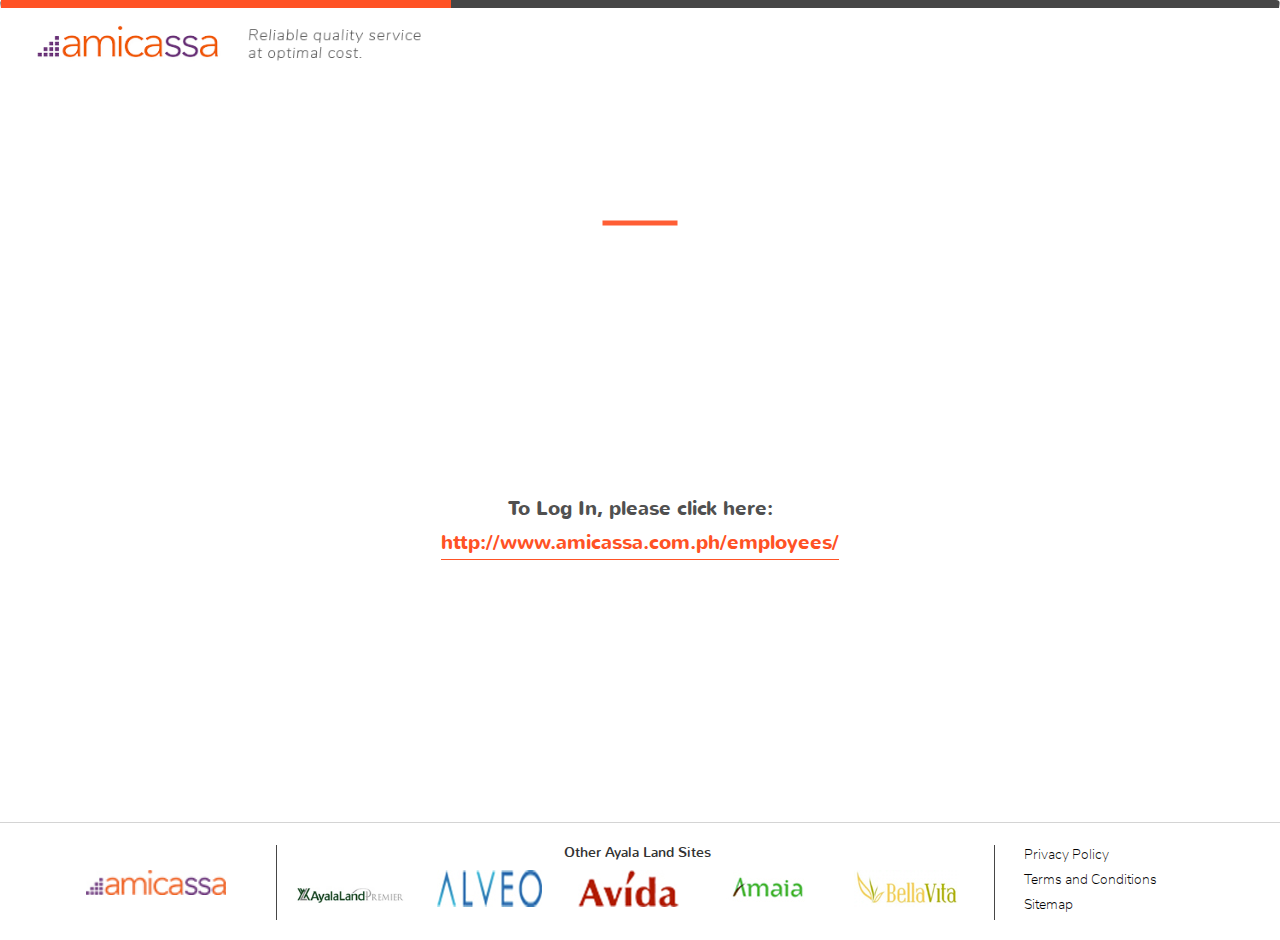
<file: employees.html>
<!doctype html>
<!--[if lt IE 7]>      <html class="no-js lt-ie9 lt-ie8 lt-ie7" lang=""> <![endif]-->
<!--[if IE 7]>         <html class="no-js lt-ie9 lt-ie8" lang=""> <![endif]-->
<!--[if IE 8]>         <html class="no-js lt-ie9" lang=""> <![endif]-->
<!--[if gt IE 8]><!-->
<html class="no-js" lang="">
<!--<![endif]-->

<head>
  <meta charset="utf-8">
  <meta http-equiv="X-UA-Compatible" content="IE=edge,chrome=1">
  <title>Title</title>
  <meta name="description" content="">
  <meta name="viewport" content="width=device-width, initial-scale=1">

  <link rel="stylesheet" href="css/bootstrap.min.css">
  <link href='https://fonts.googleapis.com/css?family=Lato:400,100,300,700,900' rel='stylesheet' type='text/css'>
  <link rel="stylesheet" href="css/font-awesome.min.css">
  <link rel="stylesheet" type="text/css" href="css/owl.carousel.min.css">
  <link rel="stylesheet" type="text/css" href="css/responsive.css">
  <link rel="stylesheet" href="css/main.css">
</head>

<body>
  <div class="homepage">
      <header id="header">
          <div class="navbar-holder">
              <!-- if you want to customize the nav, just add class and call it on css -->
              <nav role="navigation" class="navbar navbar-default nav-custom">
                  <!-- Brand and toggle get grouped for better mobile display -->
                  <div class="navbar-header">
                      <button type="button" data-target="#navbarCollapse" data-toggle="collapse" class="navbar-toggle">
                          <span class="sr-only">Toggle navigation</span>
                          <span class="icon-bar"></span>
                          <span class="icon-bar"></span>
                          <span class="icon-bar"></span>
                      </button>
                      <aside class="logo-holder">
                        <a href="#" class="navbar-brand"><img src="images/logo.png"></a>
                      </aside>
                      
                  </div>
                  <!-- Collection of nav links, forms, and other content for toggling -->
                  <div id="navbarCollapse" class="collapse navbar-collapse">
                      <ul class="nav navbar-nav navbar-right">
                          <li class="active"><a href="#">Home</a></li>
                          <li class="dropdown">
                              <a data-toggle="dropdown" class="dropdown-toggle" href="#">About the Company <b class="caret"></b></a>
                              <ul role="menu" class="dropdown-menu">
                                  <li><a href="#">Drop</a></li>
                                  <li><a href="#">Drop</a></li>
                              </ul>
                          </li>
                          <li class="dropdown">
                              <a data-toggle="dropdown" class="dropdown-toggle" href="#">
                              Applicants <b class="caret"></b></a>
                              <ul role="menu" class="dropdown-menu">
                                  <li><a href="#">Drop</a></li>
                                  <li><a href="#">Drop</a></li>
                              </ul>
                          </li>
                          <li class="active"><a href="#">Employees</a></li>
                          <li class="dropdown">
                              <a data-toggle="dropdown" class="dropdown-toggle" href="#">
                              Clients <b class="caret"></b></a>
                              <ul role="menu" class="dropdown-menu">
                                  <li><a href="#">Drop</a></li>
                                  <li><a href="#">Drop</a></li>
                              </ul>
                          </li>
                      </ul>
                  </div>
              </nav>
          </div>
      </header>

      <div class="employees">

          <ul class="breadcrmps">
              <li>
                <aside>
                  <a href=""><img src="images/home.png"></a>
                </aside>
                
              </li>
              <li>
                <a href="">About the Company</a>
              </li>
              <li>
                <a href="">History</a>
              </li>
          </ul>

          <section class="sec-1">

              <article class="hero">

                <h3>Employees</h3>

                <p>Fusce suscipit nulla quam. Nullam lacinia tellus vel fermentum pulvinar. Maecenas tincidunt, lorem sit amet pellentesque pulvinar, ligula sem consequat nulla, eu eleifend leo odio quis ligula. Aliquam rutrum mi quis tincidunt rutrum. </p>

              </article>

          </section>

          <section class="sec-2">

              <div class="cs-container">
                  <article>
                    <p>To Log In, please click here:</p>
                    <a href="">http://www.amicassa.com.ph/employees/</a>
                  </article>
              </div>
            


          </section>

          

          

      </div>  
      <footer>
          <ul>
            <li>
              <aside>
                <img src="images/footer-logo.jpg">
              </aside>
            </li>
            <li>
              <h5>Other Ayala Land Sites</h5>
              <ul class="clearfix">
                <li>
                  <aside>
                    <a href=""><img src="images/ayalaland.jpg"></a>
                  </aside>
                  
                </li>
                <li>
                  <aside>
                    <a href=""><img src="images/alveo.jpg"></a>
                  </aside>
                </li>
                <li>
                  <aside>
                    <a href=""><img src="images/avida.jpg"></a>
                  </aside>
                </li>
                <li>
                  <aside>
                    <a href=""><img src="images/amaia.jpg"></a>
                  </aside>
                </li>
                <li>
                  <aside>
                    <a href=""><img src="images/bellavita.jpg"></a>
                  </aside>
                </li>
              </ul>
            </li>

            <li>
                <a href="">Privacy Policy</a>
                <a href="">Terms and Conditions</a>
                <a href="">Sitemap</a>
            </li>
          </ul>
      </footer>
      
  </div>
  <script src="js/vendor/jquery-v3.2.1.min.js"></script>
  <script src="js/vendor/bootstrap.min.js"></script>
  <script src="js/owl.carousel.min.js"></script>
  <script src="js/main.js"></script>
  
</body>

</html>
</file>
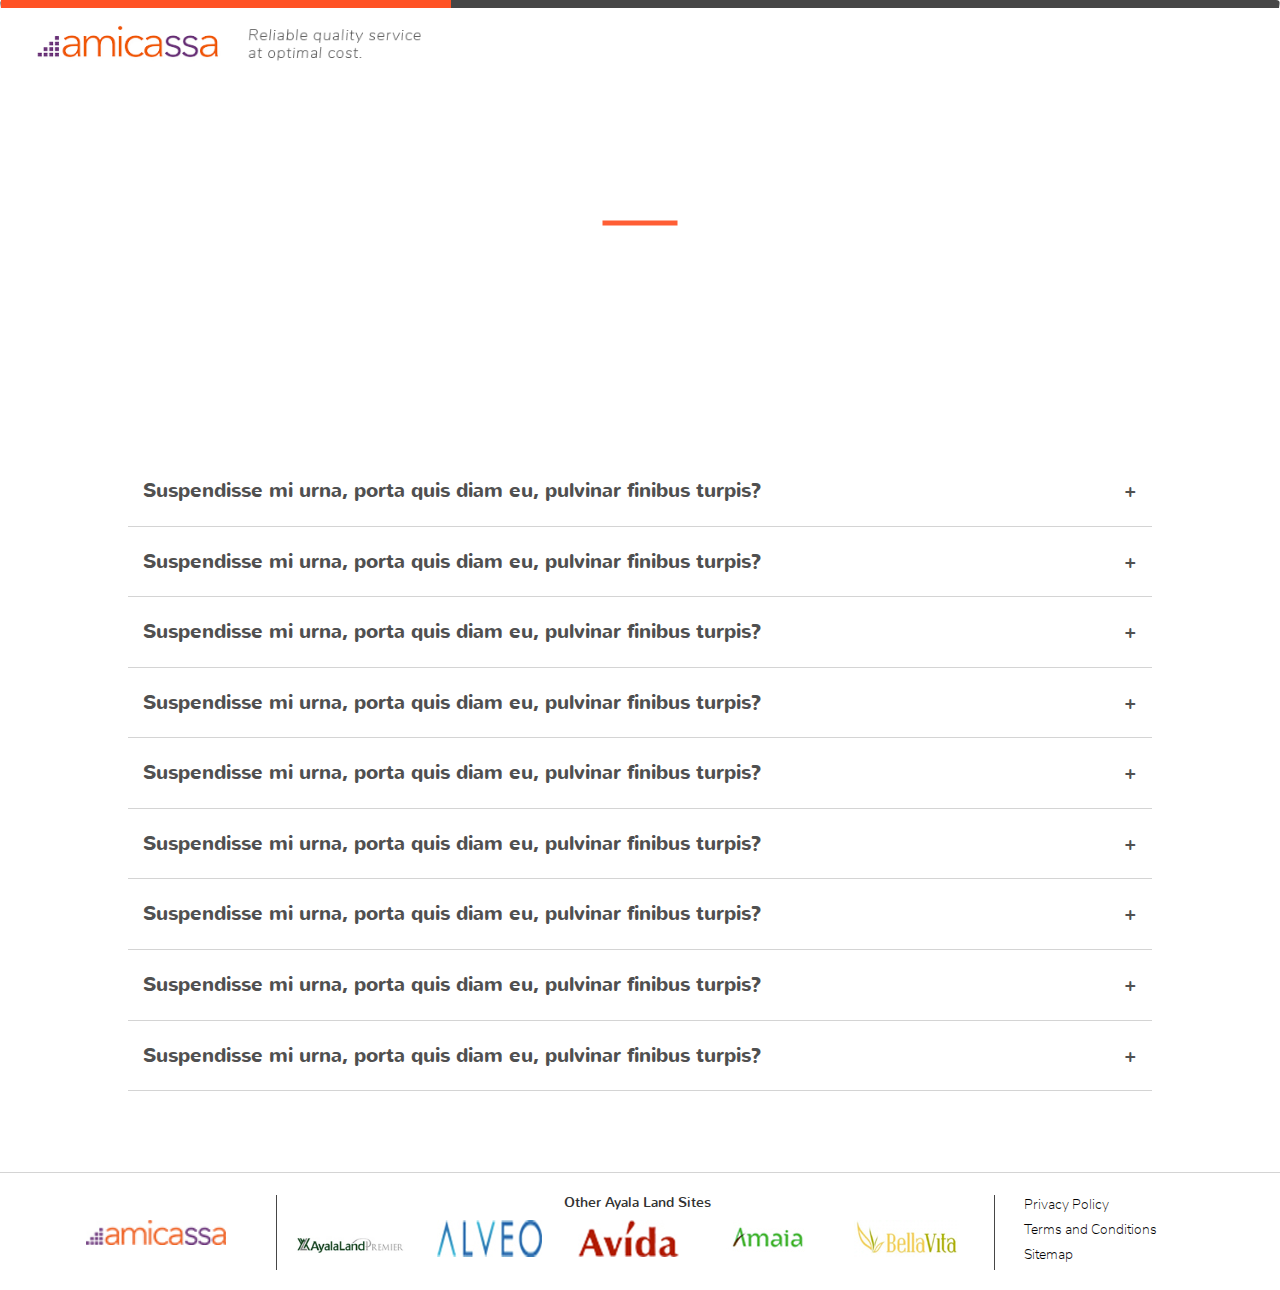
<file: faq.html>
<!doctype html>
<!--[if lt IE 7]>      <html class="no-js lt-ie9 lt-ie8 lt-ie7" lang=""> <![endif]-->
<!--[if IE 7]>         <html class="no-js lt-ie9 lt-ie8" lang=""> <![endif]-->
<!--[if IE 8]>         <html class="no-js lt-ie9" lang=""> <![endif]-->
<!--[if gt IE 8]><!-->
<html class="no-js" lang="">
<!--<![endif]-->

<head>
  <meta charset="utf-8">
  <meta http-equiv="X-UA-Compatible" content="IE=edge,chrome=1">
  <title>Title</title>
  <meta name="description" content="">
  <meta name="viewport" content="width=device-width, initial-scale=1">

  <link rel="stylesheet" href="css/bootstrap.min.css">
  <link href='https://fonts.googleapis.com/css?family=Lato:400,100,300,700,900' rel='stylesheet' type='text/css'>
  <link rel="stylesheet" href="css/font-awesome.min.css">
  <link rel="stylesheet" type="text/css" href="css/owl.carousel.min.css">
  <link rel="stylesheet" type="text/css" href="css/responsive.css">
  <link rel="stylesheet" href="css/main.css">
</head>

<body>
  <div class="homepage">
      <header id="header">
          <div class="navbar-holder">
              <!-- if you want to customize the nav, just add class and call it on css -->
              <nav role="navigation" class="navbar navbar-default nav-custom">
                  <!-- Brand and toggle get grouped for better mobile display -->
                  <div class="navbar-header">
                      <button type="button" data-target="#navbarCollapse" data-toggle="collapse" class="navbar-toggle">
                          <span class="sr-only">Toggle navigation</span>
                          <span class="icon-bar"></span>
                          <span class="icon-bar"></span>
                          <span class="icon-bar"></span>
                      </button>
                      <aside class="logo-holder">
                        <a href="#" class="navbar-brand"><img src="images/logo.png"></a>
                      </aside>
                      
                  </div>
                  <!-- Collection of nav links, forms, and other content for toggling -->
                  <div id="navbarCollapse" class="collapse navbar-collapse">
                      <ul class="nav navbar-nav navbar-right">
                          <li class="active"><a href="#">Home</a></li>
                          <li class="dropdown">
                              <a data-toggle="dropdown" class="dropdown-toggle" href="#">About the Company <b class="caret"></b></a>
                              <ul role="menu" class="dropdown-menu">
                                  <li><a href="#">Drop</a></li>
                                  <li><a href="#">Drop</a></li>
                              </ul>
                          </li>
                          <li class="dropdown">
                              <a data-toggle="dropdown" class="dropdown-toggle" href="#">
                              Applicants <b class="caret"></b></a>
                              <ul role="menu" class="dropdown-menu">
                                  <li><a href="#">Drop</a></li>
                                  <li><a href="#">Drop</a></li>
                              </ul>
                          </li>
                          <li class="active"><a href="#">Employees</a></li>
                          <li class="dropdown">
                              <a data-toggle="dropdown" class="dropdown-toggle" href="#">
                              Clients <b class="caret"></b></a>
                              <ul role="menu" class="dropdown-menu">
                                  <li><a href="#">Drop</a></li>
                                  <li><a href="#">Drop</a></li>
                              </ul>
                          </li>
                      </ul>
                  </div>
              </nav>
          </div>
      </header>

      <div class="faq_page">

          <ul class="breadcrmps">
              <li>
                <aside>
                  <a href=""><img src="images/home.png"></a>
                </aside>
                
              </li>
              <li>
                <a href="">About the Company</a>
              </li>
              <li>
                <a href="">History</a>
              </li>
          </ul>

          <section class="sec-1">

              <article class="hero">

                <h3>Frequenty Asked Questions</h3>

                <p>Fusce suscipit nulla quam. Nullam lacinia tellus vel fermentum pulvinar. Maecenas tincidunt, lorem sit amet pellentesque pulvinar, ligula sem consequat nulla, eu eleifend leo odio quis ligula. Aliquam rutrum mi quis tincidunt rutrum. </p>

              </article>

          </section>

          <section class="sec-2">

              <div class="cs-container">
                <article>
                  <div class="tab">
                      <input id="tab-two" type="checkbox" name="tabs">
                      <label for="tab-two">Suspendisse mi urna, porta quis diam eu, pulvinar finibus turpis?</label>
                      <div class="tab-content">
                        <p>Lorem ipsum dolor sit amet, consectetur adipisicing elit. Tenetur, architecto, explicabo perferendis nostrum, maxime impedit atque odit sunt pariatur illo obcaecati soluta molestias iure facere dolorum adipisci eum? Saepe, itaque.</p>
                      </div>
                  </div>
                  <div class="tab">
                      <input id="tab-3" type="checkbox" name="tabs">
                      <label for="tab-3">Suspendisse mi urna, porta quis diam eu, pulvinar finibus turpis?</label>
                      <div class="tab-content">
                        <p>Lorem ipsum dolor sit amet, consectetur adipisicing elit. Tenetur, architecto, explicabo perferendis nostrum, maxime impedit atque odit sunt pariatur illo obcaecati soluta molestias iure facere dolorum adipisci eum? Saepe, itaque.</p>
                      </div>
                  </div>
                  <div class="tab">
                      <input id="tab-4" type="checkbox" name="tabs">
                      <label for="tab-4">Suspendisse mi urna, porta quis diam eu, pulvinar finibus turpis?</label>
                      <div class="tab-content">
                        <p>Lorem ipsum dolor sit amet, consectetur adipisicing elit. Tenetur, architecto, explicabo perferendis nostrum, maxime impedit atque odit sunt pariatur illo obcaecati soluta molestias iure facere dolorum adipisci eum? Saepe, itaque.</p>
                      </div>
                  </div>
                  <div class="tab">
                      <input id="tab-5" type="checkbox" name="tabs">
                      <label for="tab-5">Suspendisse mi urna, porta quis diam eu, pulvinar finibus turpis?</label>
                      <div class="tab-content">
                        <p>Lorem ipsum dolor sit amet, consectetur adipisicing elit. Tenetur, architecto, explicabo perferendis nostrum, maxime impedit atque odit sunt pariatur illo obcaecati soluta molestias iure facere dolorum adipisci eum? Saepe, itaque.</p>
                      </div>
                  </div>
                  <div class="tab">
                      <input id="tab-6" type="checkbox" name="tabs">
                      <label for="tab-6">Suspendisse mi urna, porta quis diam eu, pulvinar finibus turpis?</label>
                      <div class="tab-content">
                        <p>Lorem ipsum dolor sit amet, consectetur adipisicing elit. Tenetur, architecto, explicabo perferendis nostrum, maxime impedit atque odit sunt pariatur illo obcaecati soluta molestias iure facere dolorum adipisci eum? Saepe, itaque.</p>
                      </div>
                  </div>
                  <div class="tab">
                      <input id="tab-7" type="checkbox" name="tabs">
                      <label for="tab-7">Suspendisse mi urna, porta quis diam eu, pulvinar finibus turpis?</label>
                      <div class="tab-content">
                        <p>Lorem ipsum dolor sit amet, consectetur adipisicing elit. Tenetur, architecto, explicabo perferendis nostrum, maxime impedit atque odit sunt pariatur illo obcaecati soluta molestias iure facere dolorum adipisci eum? Saepe, itaque.</p>
                      </div>
                  </div>
                  <div class="tab">
                      <input id="tab-8" type="checkbox" name="tabs">
                      <label for="tab-8">Suspendisse mi urna, porta quis diam eu, pulvinar finibus turpis?</label>
                      <div class="tab-content">
                        <p>Lorem ipsum dolor sit amet, consectetur adipisicing elit. Tenetur, architecto, explicabo perferendis nostrum, maxime impedit atque odit sunt pariatur illo obcaecati soluta molestias iure facere dolorum adipisci eum? Saepe, itaque.</p>
                      </div>
                  </div>
                  <div class="tab">
                      <input id="tab-9" type="checkbox" name="tabs">
                      <label for="tab-9">Suspendisse mi urna, porta quis diam eu, pulvinar finibus turpis?</label>
                      <div class="tab-content">
                        <p>Lorem ipsum dolor sit amet, consectetur adipisicing elit. Tenetur, architecto, explicabo perferendis nostrum, maxime impedit atque odit sunt pariatur illo obcaecati soluta molestias iure facere dolorum adipisci eum? Saepe, itaque.</p>
                      </div>
                  </div>
                  <div class="tab">
                      <input id="tab-0" type="checkbox" name="tabs">
                      <label for="tab-0">Suspendisse mi urna, porta quis diam eu, pulvinar finibus turpis?</label>
                      <div class="tab-content">
                        <p>Lorem ipsum dolor sit amet, consectetur adipisicing elit. Tenetur, architecto, explicabo perferendis nostrum, maxime impedit atque odit sunt pariatur illo obcaecati soluta molestias iure facere dolorum adipisci eum? Saepe, itaque.</p>
                      </div>
                  </div>
                </article>
              </div>


          </section>

          

          

          

      </div>  
      <footer>
          <ul>
            <li>
              <aside>
                <img src="images/footer-logo.jpg">
              </aside>
            </li>
            <li>
              <h5>Other Ayala Land Sites</h5>
              <ul class="clearfix">
                <li>
                  <aside>
                    <a href=""><img src="images/ayalaland.jpg"></a>
                  </aside>
                  
                </li>
                <li>
                  <aside>
                    <a href=""><img src="images/alveo.jpg"></a>
                  </aside>
                </li>
                <li>
                  <aside>
                    <a href=""><img src="images/avida.jpg"></a>
                  </aside>
                </li>
                <li>
                  <aside>
                    <a href=""><img src="images/amaia.jpg"></a>
                  </aside>
                </li>
                <li>
                  <aside>
                    <a href=""><img src="images/bellavita.jpg"></a>
                  </aside>
                </li>
              </ul>
            </li>

            <li>
                <a href="">Privacy Policy</a>
                <a href="">Terms and Conditions</a>
                <a href="">Sitemap</a>
            </li>
          </ul>
      </footer>
      
  </div>
  <script src="js/vendor/jquery-v3.2.1.min.js"></script>
  <script src="js/vendor/bootstrap.min.js"></script>
  <script src="js/owl.carousel.min.js"></script>
  <script src="js/main.js"></script>
  
</body>

</html>
</file>
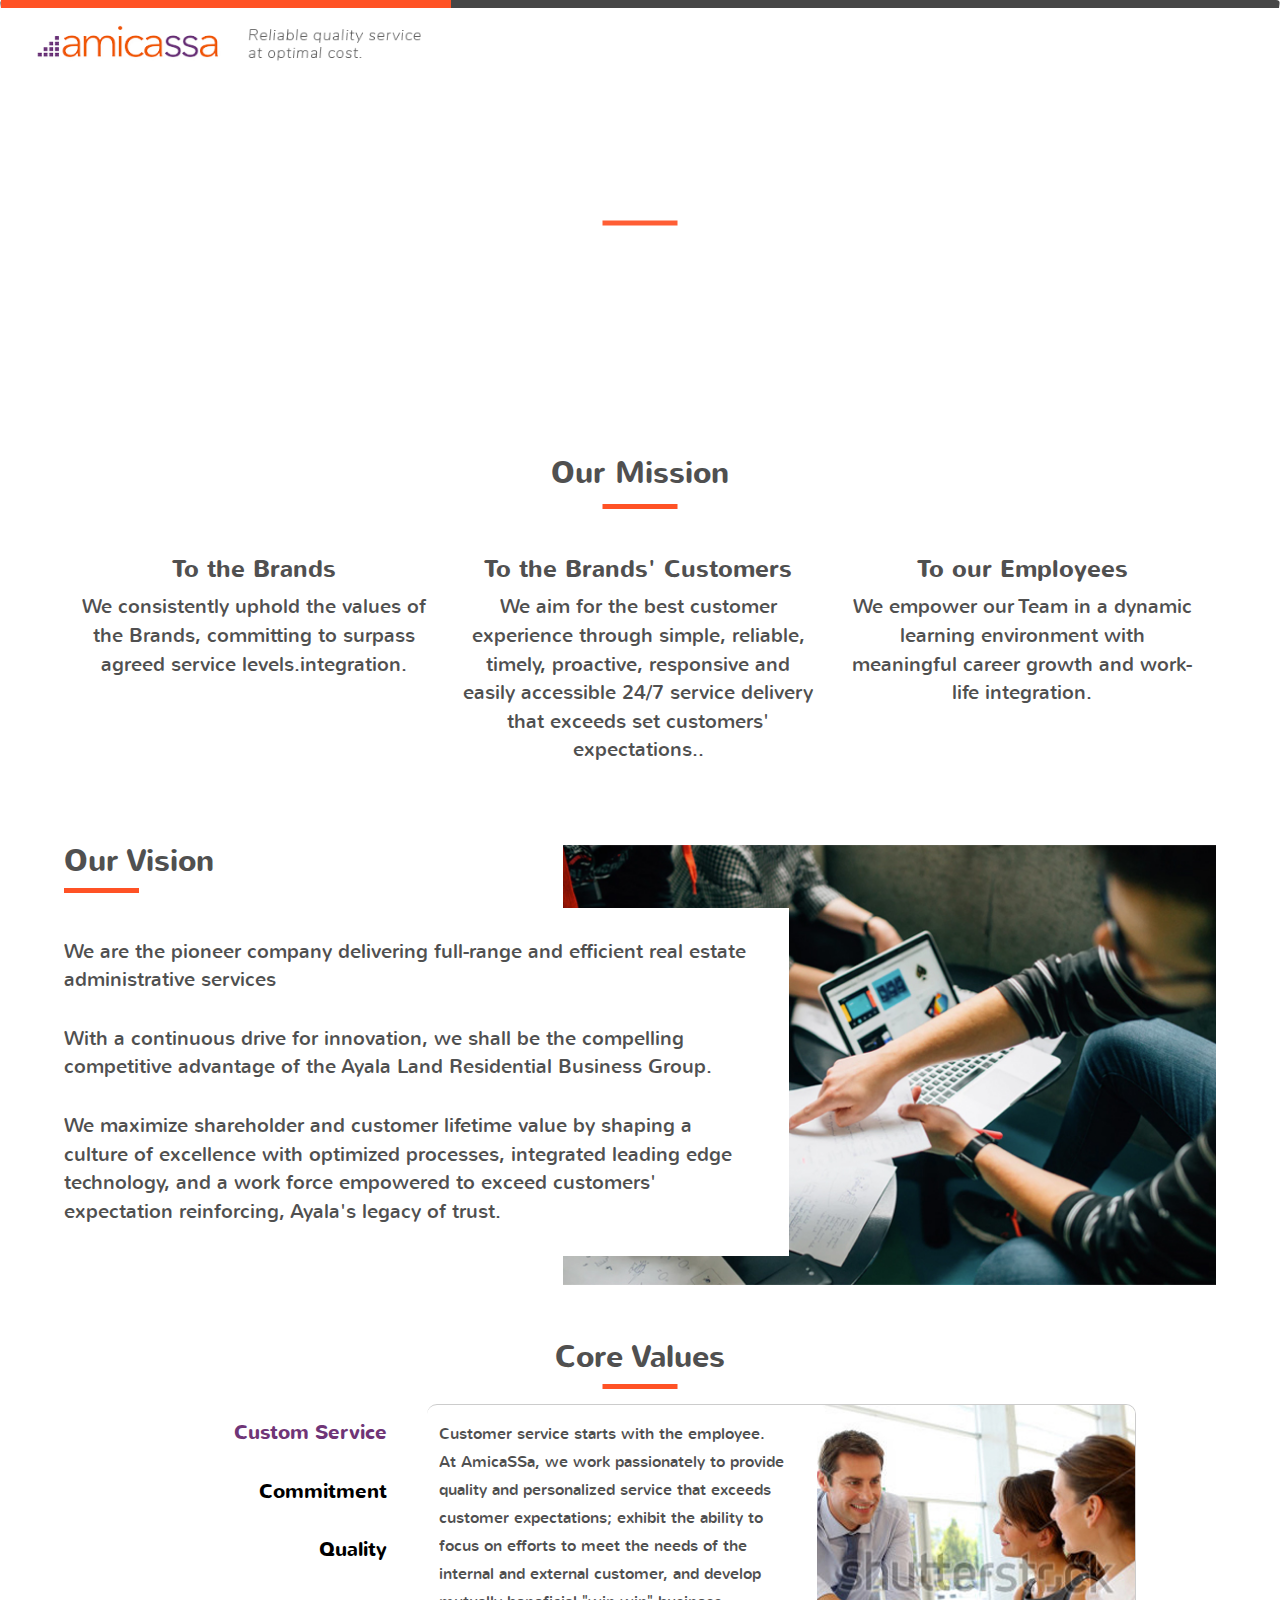
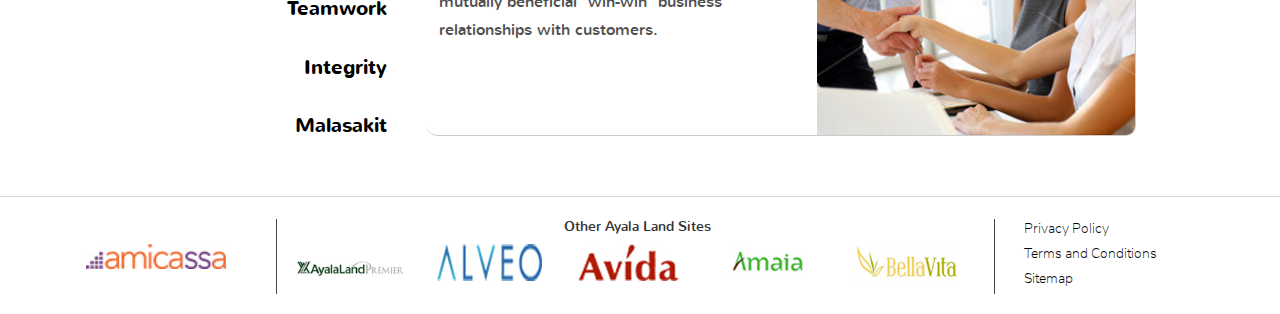
<file: mv-values.html>
<!doctype html>
<!--[if lt IE 7]>      <html class="no-js lt-ie9 lt-ie8 lt-ie7" lang=""> <![endif]-->
<!--[if IE 7]>         <html class="no-js lt-ie9 lt-ie8" lang=""> <![endif]-->
<!--[if IE 8]>         <html class="no-js lt-ie9" lang=""> <![endif]-->
<!--[if gt IE 8]><!-->
<html class="no-js" lang="">
<!--<![endif]-->

<head>
  <meta charset="utf-8">
  <meta http-equiv="X-UA-Compatible" content="IE=edge,chrome=1">
  <title>Title</title>
  <meta name="description" content="">
  <meta name="viewport" content="width=device-width, initial-scale=1">

  <link rel="stylesheet" href="css/bootstrap.min.css">
  <link href='https://fonts.googleapis.com/css?family=Lato:400,100,300,700,900' rel='stylesheet' type='text/css'>
  <link rel="stylesheet" href="css/font-awesome.min.css">
  <link rel="stylesheet" type="text/css" href="css/owl.carousel.min.css">
  <link rel="stylesheet" type="text/css" href="css/responsive.css">
  <link rel="stylesheet" href="css/main.css">
</head>

<body>
  <div class="homepage">
      <header id="header">
          <div class="navbar-holder">
              <!-- if you want to customize the nav, just add class and call it on css -->
              <nav role="navigation" class="navbar navbar-default nav-custom">
                  <!-- Brand and toggle get grouped for better mobile display -->
                  <div class="navbar-header">
                      <button type="button" data-target="#navbarCollapse" data-toggle="collapse" class="navbar-toggle">
                          <span class="sr-only">Toggle navigation</span>
                          <span class="icon-bar"></span>
                          <span class="icon-bar"></span>
                          <span class="icon-bar"></span>
                      </button>
                      <aside class="logo-holder">
                        <a href="#" class="navbar-brand"><img src="images/logo.png"></a>
                      </aside>
                      
                  </div>
                  <!-- Collection of nav links, forms, and other content for toggling -->
                  <div id="navbarCollapse" class="collapse navbar-collapse">
                      <ul class="nav navbar-nav navbar-right">
                          <li class="active"><a href="#">Home</a></li>
                          <li class="dropdown">
                              <a data-toggle="dropdown" class="dropdown-toggle" href="#">About the Company <b class="caret"></b></a>
                              <ul role="menu" class="dropdown-menu">
                                  <li><a href="#">Drop</a></li>
                                  <li><a href="#">Drop</a></li>
                              </ul>
                          </li>
                          <li class="dropdown">
                              <a data-toggle="dropdown" class="dropdown-toggle" href="#">
                              Applicants <b class="caret"></b></a>
                              <ul role="menu" class="dropdown-menu">
                                  <li><a href="#">Drop</a></li>
                                  <li><a href="#">Drop</a></li>
                              </ul>
                          </li>
                          <li class="active"><a href="#">Employees</a></li>
                          <li class="dropdown">
                              <a data-toggle="dropdown" class="dropdown-toggle" href="#">
                              Clients <b class="caret"></b></a>
                              <ul role="menu" class="dropdown-menu">
                                  <li><a href="#">Drop</a></li>
                                  <li><a href="#">Drop</a></li>
                              </ul>
                          </li>
                      </ul>
                  </div>
              </nav>
          </div>
      </header>

      <div class="mv-values">

          <ul class="breadcrmps">
              <li>
                <aside>
                  <a href=""><img src="images/home.png"></a>
                </aside>
                
              </li>
              <li>
                <a href="">About the Company</a>
              </li>
              <li>
                <a href="">History</a>
              </li>
          </ul>

          <section class="sec-1">

              <article class="hero">

                <h3>Mission, Vision, Core Values</h3>

                <p>Fusce suscipit nulla quam. Nullam lacinia tellus vel fermentum pulvinar. Maecenas tincidunt, lorem sit amet pellentesque pulvinar, ligula sem consequat nulla, eu eleifend leo odio quis ligula. Aliquam rutrum mi quis tincidunt rutrum. </p>

              </article>

          </section>

          <section class="sec-2">

            <div class="cs-container-2">

                <article class="mission">
                    <h3>Our Mission</h3>
                    <ul class="pad-0 listn">
                      <li>
                        <h4>To the Brands</h4>
                        <p>We consistently uphold the values of the Brands, committing to surpass agreed service levels.integration.</p>
                      </li>
                      <li>
                        <h4>To the Brands' Customers</h4>
                        <p>We aim for the best customer experience through simple, reliable, timely, proactive, responsive and easily accessible 24/7 service delivery that exceeds set customers' expectations..</p>
                      </li>
                      <li>
                        <h4>To our Employees</h4>
                        <p>We empower our Team in a dynamic learning environment with meaningful career growth and work-life integration.</p>
                      </li>
                    </ul>
                </article>

                <article class="vision">
                  <h3>Our Vision</h3>

                  <aside>
                    <img src="images/vision.jpg">
                  </aside>

                  <article>
                    <p>We are the pioneer company delivering full-range and efficient real estate administrative services</p>

                    <p>With a continuous drive for innovation, we shall be the compelling competitive advantage of the Ayala Land Residential Business Group.</p>

                    <p>We maximize shareholder and customer lifetime value by shaping a culture of excellence with optimized processes, integrated leading edge technology, and a work force empowered to exceed customers' expectation reinforcing, Ayala's legacy of trust.</p>
                  </article>

                </article>

                <article class="values padding-70">
                  <h3>Core Values</h3>

                  <article class="clearfix">
                      <div class="tab">
                        <button class="tablinks" onclick="openTab(event, 'tab1')" id="defaultOpen">Custom Service</button>
                        <button class="tablinks" onclick="openTab(event, 'tab2')">Commitment</button>
                        <button class="tablinks" onclick="openTab(event, 'tab3')">Quality</button>
                        <button class="tablinks" onclick="openTab(event, 'tab4')">Teamwork</button>
                        <button class="tablinks" onclick="openTab(event, 'tab5')">Integrity</button>
                         <button class="tablinks" onclick="openTab(event, 'tab6')">Malasakit</button>

                      </div>
                      
                      <div id="tab1" class="tabcontent">
                        
                        <div class="clearfix">
                          <figure>
                            <img src="images/values.jpg">
                          </figure>
                          <figcaption>
                            <p>Customer service starts with the employee. At AmicaSSa, we work passionately to provide quality and personalized service that exceeds customer expectations; exhibit the ability to focus on efforts to meet the needs of the internal and external customer, and develop mutually beneficial "win-win" business relationships with customers.</p>
                          </figcaption>
                          
                        </div>
                      </div>
                      <div id="tab2" class="tabcontent">
                        
                        <div class="clearfix">
                          <figure>
                            <img src="images/values.jpg">
                          </figure>
                          <figcaption>
                            <p>Customer service starts with the employee. At AmicaSSa, we work passionately to provide quali</p>
                          </figcaption>
                          
                        </div>
                      </div>
                      <div id="tab3" class="tabcontent">
                        
                        <div class="clearfix">
                          <figure>
                            <img src="images/values.jpg">
                          </figure>
                          <figcaption>
                            <p>Customer service starts with the employee. At AmicaSSa, we work passionately to provide quality and personalized service that exceeds customer expectations; exhibit the ability to focus on efforts to meet the needs of the internal and external customer, and develop mutually beneficial "win-win" business relationships with customers.</p>
                          </figcaption>
                          
                        </div>
                      </div>
                      <div id="tab4" class="tabcontent">
                        
                        <div class="clearfix">
                          <figure>
                            <img src="images/values.jpg">
                          </figure>
                          <figcaption>
                            <p>Customer service starts with the employee. At AmicaSSa, we work passionately to provide quality and personalized service that exceeds customer expectations; exhibit the ability to focus on efforts to meet the needs of the internal and external customer, and develop mutually beneficial "win-win" business relationships with customers.</p>
                          </figcaption>
                          
                        </div>
                      </div>
                      <div id="tab5" class="tabcontent">
                        
                        <div class="clearfix">
                          <figure>
                            <img src="images/values.jpg">
                          </figure>
                          <figcaption>
                            <p>Customer service starts with the employee. At AmicaSSa, we work passionately to provide quality and personalized service that exceeds customer expectations; exhibit the ability to focus on efforts to meet the needs of the internal and external customer, and develop mutually beneficial "win-win" business relationships with customers.</p>
                          </figcaption>
                          
                        </div>
                      </div>
                      <div id="tab6" class="tabcontent">
                        
                        <div class="clearfix">
                          <figure>
                            <img src="images/values.jpg">
                          </figure>
                          <figcaption>
                            <p>Customer service starts with the employee. At AmicaSSa, we work passionately to provide quality and personalized service that exceeds customer expectations; exhibit the ability to focus on efforts to meet the needs of the internal and external customer, and develop mutually beneficial "win-win" business relationships with customers.</p>
                          </figcaption>
                          
                        </div>
                      </div>
                      
                  </article>

                </article>
                  

            </div>

          </section>

          

      </div>  
      <footer>
          <ul>
            <li>
              <aside>
                <img src="images/footer-logo.jpg">
              </aside>
            </li>
            <li>
              <h5>Other Ayala Land Sites</h5>
              <ul class="clearfix">
                <li>
                  <aside>
                    <a href=""><img src="images/ayalaland.jpg"></a>
                  </aside>
                  
                </li>
                <li>
                  <aside>
                    <a href=""><img src="images/alveo.jpg"></a>
                  </aside>
                </li>
                <li>
                  <aside>
                    <a href=""><img src="images/avida.jpg"></a>
                  </aside>
                </li>
                <li>
                  <aside>
                    <a href=""><img src="images/amaia.jpg"></a>
                  </aside>
                </li>
                <li>
                  <aside>
                    <a href=""><img src="images/bellavita.jpg"></a>
                  </aside>
                </li>
              </ul>
            </li>

            <li>
                <a href="">Privacy Policy</a>
                <a href="">Terms and Conditions</a>
                <a href="">Sitemap</a>
            </li>
          </ul>
      </footer>
      
  </div>
  <script src="js/vendor/jquery-v3.2.1.min.js"></script>
  <script src="js/vendor/bootstrap.min.js"></script>
  <script src="js/owl.carousel.min.js"></script>
  <script src="js/main.js"></script>
  <script>
function openTab(evt, tabId) {
    var i, tabcontent, tablinks;
    tabcontent = document.getElementsByClassName("tabcontent");
    for (i = 0; i < tabcontent.length; i++) {
        tabcontent[i].style.display = "none";
    }
    tablinks = document.getElementsByClassName("tablinks");
    for (i = 0; i < tablinks.length; i++) {
        tablinks[i].className = tablinks[i].className.replace(" active", "");
    }
    document.getElementById(tabId).style.display = "block";
    evt.currentTarget.className += " active";
}

// Get the element with id="defaultOpen" and click on it
document.getElementById("defaultOpen").click();
</script>
  
</body>

</html>
</file>
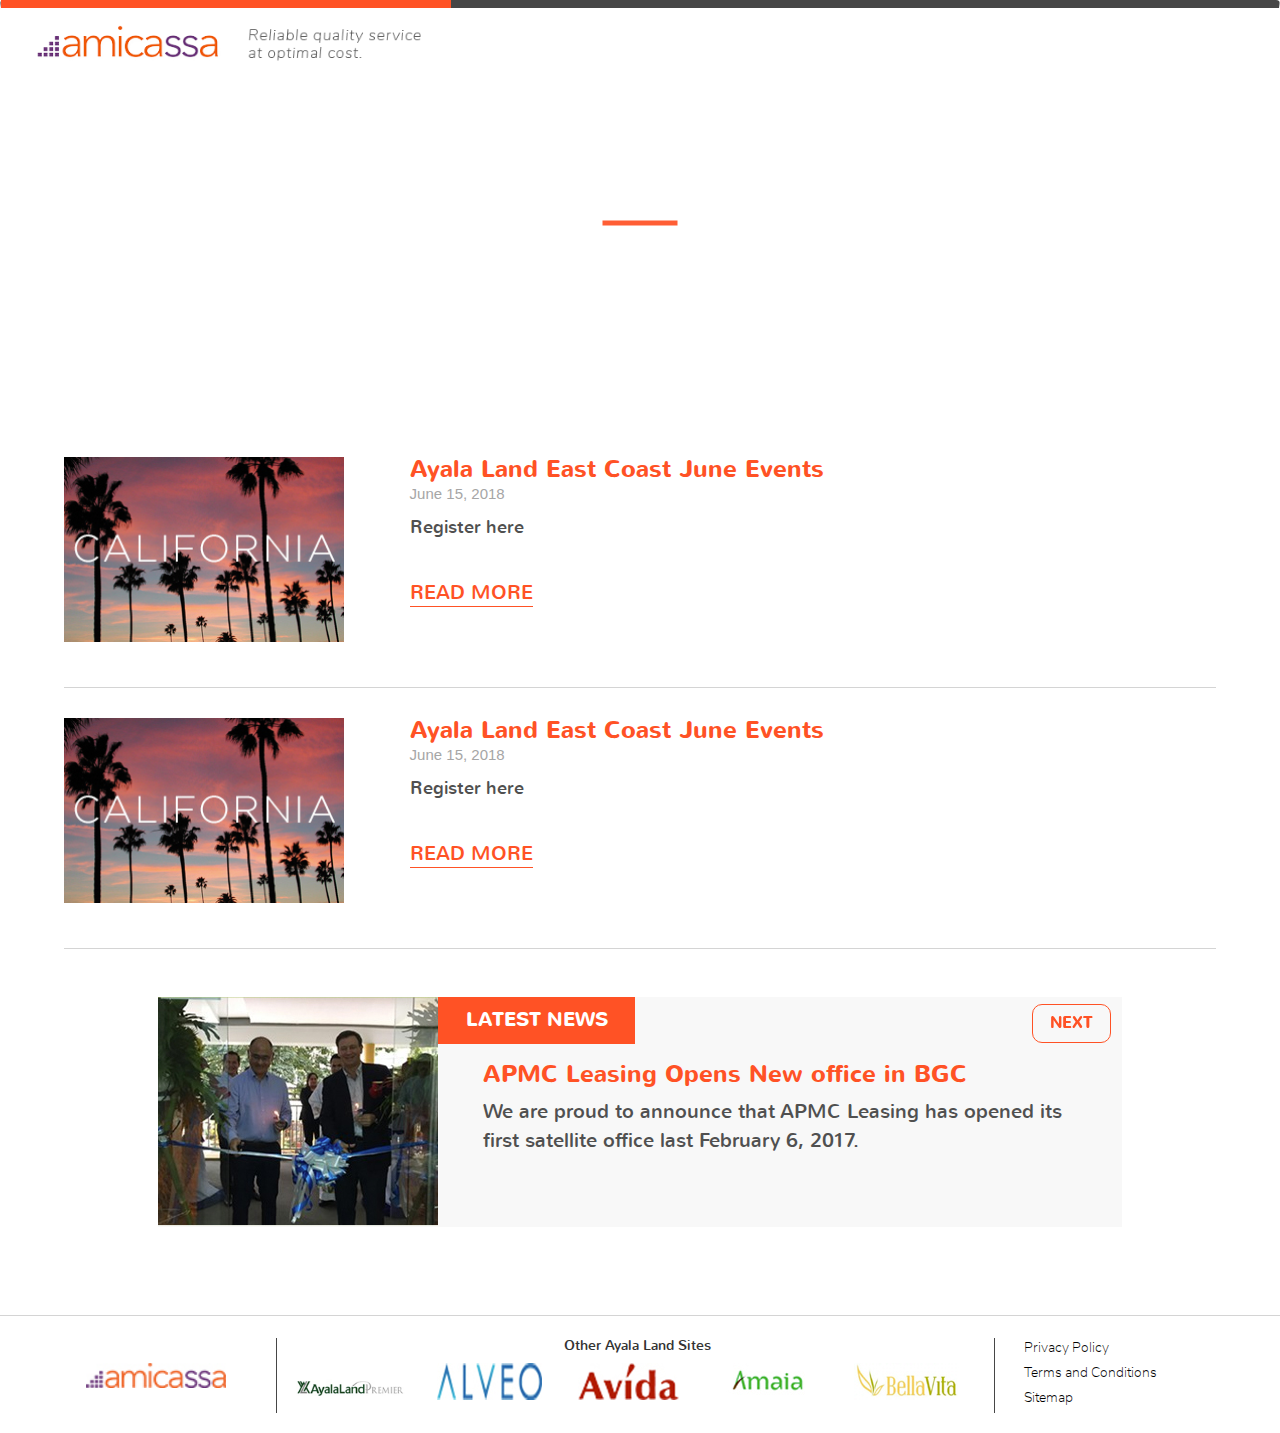
<file: whatsnew.html>
<!doctype html>
<!--[if lt IE 7]>      <html class="no-js lt-ie9 lt-ie8 lt-ie7" lang=""> <![endif]-->
<!--[if IE 7]>         <html class="no-js lt-ie9 lt-ie8" lang=""> <![endif]-->
<!--[if IE 8]>         <html class="no-js lt-ie9" lang=""> <![endif]-->
<!--[if gt IE 8]><!-->
<html class="no-js" lang="">
<!--<![endif]-->

<head>
  <meta charset="utf-8">
  <meta http-equiv="X-UA-Compatible" content="IE=edge,chrome=1">
  <title>Title</title>
  <meta name="description" content="">
  <meta name="viewport" content="width=device-width, initial-scale=1">

  <link rel="stylesheet" href="css/bootstrap.min.css">
  <link href='https://fonts.googleapis.com/css?family=Lato:400,100,300,700,900' rel='stylesheet' type='text/css'>
  <link rel="stylesheet" href="css/font-awesome.min.css">
  <link rel="stylesheet" type="text/css" href="css/owl.carousel.min.css">
  <link rel="stylesheet" type="text/css" href="css/responsive.css">
  <link rel="stylesheet" href="css/main.css">
</head>

<body>
  <div class="homepage">
      <header id="header">
          <div class="navbar-holder">
              <!-- if you want to customize the nav, just add class and call it on css -->
              <nav role="navigation" class="navbar navbar-default nav-custom">
                  <!-- Brand and toggle get grouped for better mobile display -->
                  <div class="navbar-header">
                      <button type="button" data-target="#navbarCollapse" data-toggle="collapse" class="navbar-toggle">
                          <span class="sr-only">Toggle navigation</span>
                          <span class="icon-bar"></span>
                          <span class="icon-bar"></span>
                          <span class="icon-bar"></span>
                      </button>
                      <aside class="logo-holder">
                        <a href="#" class="navbar-brand"><img src="images/logo.png"></a>
                      </aside>
                      
                  </div>
                  <!-- Collection of nav links, forms, and other content for toggling -->
                  <div id="navbarCollapse" class="collapse navbar-collapse">
                      <ul class="nav navbar-nav navbar-right">
                          <li class="active"><a href="#">Home</a></li>
                          <li class="dropdown">
                              <a data-toggle="dropdown" class="dropdown-toggle" href="#">About the Company <b class="caret"></b></a>
                              <ul role="menu" class="dropdown-menu">
                                  <li><a href="#">Drop</a></li>
                                  <li><a href="#">Drop</a></li>
                              </ul>
                          </li>
                          <li class="dropdown">
                              <a data-toggle="dropdown" class="dropdown-toggle" href="#">
                              Applicants <b class="caret"></b></a>
                              <ul role="menu" class="dropdown-menu">
                                  <li><a href="#">Drop</a></li>
                                  <li><a href="#">Drop</a></li>
                              </ul>
                          </li>
                          <li class="active"><a href="#">Employees</a></li>
                          <li class="dropdown">
                              <a data-toggle="dropdown" class="dropdown-toggle" href="#">
                              Clients <b class="caret"></b></a>
                              <ul role="menu" class="dropdown-menu">
                                  <li><a href="#">Drop</a></li>
                                  <li><a href="#">Drop</a></li>
                              </ul>
                          </li>
                      </ul>
                  </div>
              </nav>
          </div>
      </header>

      <div class="whatsnew">

          <ul class="breadcrmps">
              <li>
                <aside>
                  <a href=""><img src="images/home.png"></a>
                </aside>
                
              </li>
              <li>
                <a href="">About the Company</a>
              </li>
              <li>
                <a href="">History</a>
              </li>
          </ul>

          <section class="sec-1">

              <article class="hero">

                <h3>What's New</h3>

                <p>Fusce suscipit nulla quam. Nullam lacinia tellus vel fermentum pulvinar. Maecenas tincidunt, lorem sit amet pellentesque pulvinar, ligula sem consequat nulla, eu eleifend leo odio quis ligula. Aliquam rutrum mi quis tincidunt rutrum. </p>

              </article>

          </section>

          <section class="sec-2">

              <div class="cs-container-2">
                  <ul class="pad-0 listn wn-list">
                    <li>
                      <div class="clearfix">
                        <aside>
                          <img src="images/cali.jpg">
                        </aside>
                        <article>
                          <h4>Ayala Land East Coast June Events</h4>
                          <span>June 15, 2018</span>
                          <h6><a href="">Register here</a></h6>

                          <a href="">Read More</a>
                        </article>
                      </div>
                    </li>
                    <li>
                      <div class="clearfix">
                        <aside>
                          <img src="images/cali.jpg">
                        </aside>
                        <article>
                          <h4>Ayala Land East Coast June Events</h4>
                          <span>June 15, 2018</span>
                          <h6><a href="">Register here</a></h6>

                          <a href="">Read More</a>
                        </article>
                      </div>
                    </li>
                  </ul>


                  <div class="owl-carousel owl-theme wn-slider">
                    <div class="item clearfix">
                      <article class="ltst-nws">
                        <div class="box clearfix">
                          <aside>
                            <img src="images/new.jpg">
                          </aside>
                          <div class="badge-ltst">
                            <span>Latest News</span>
                          </div>
                          <article>
                            <h4>APMC Leasing Opens New office in BGC</h4>
                              <p>We are proud to announce that APMC Leasing has opened its first satellite office last February 6, 2017.</p>
                          </article>
                      
                          <div class="next-btn">
                            <a href="">Next <i class="fa fa-angle-right"></i>  </a>
                          </div>
                        </div>
                      </article>
                    </div>

                    <div class="item clearfix">
                      <article class="ltst-nws">
                        <div class="box clearfix">
                          <aside>
                            <img src="images/new.jpg">
                          </aside>
                          <div class="badge-ltst">
                            <span>Latest News</span>
                          </div>
                          <article>
                            <h4>APMC Leasing Opens New office in BGC</h4>
                              <p>We are proud to announce that APMC Leasing has opened its first satellite office last February 6, 2017.</p>
                          </article>
                      
                          <div class="next-btn">
                            <a href="">Next <i class="fa fa-angle-right"></i>  </a>
                          </div>
                        </div>
                      </article>
                    </div>
                  </div>
                  
              </div>


          </section>

          

          

      </div>  
      <footer>
          <ul>
            <li>
              <aside>
                <img src="images/footer-logo.jpg">
              </aside>
            </li>
            <li>
              <h5>Other Ayala Land Sites</h5>
              <ul class="clearfix">
                <li>
                  <aside>
                    <a href=""><img src="images/ayalaland.jpg"></a>
                  </aside>
                  
                </li>
                <li>
                  <aside>
                    <a href=""><img src="images/alveo.jpg"></a>
                  </aside>
                </li>
                <li>
                  <aside>
                    <a href=""><img src="images/avida.jpg"></a>
                  </aside>
                </li>
                <li>
                  <aside>
                    <a href=""><img src="images/amaia.jpg"></a>
                  </aside>
                </li>
                <li>
                  <aside>
                    <a href=""><img src="images/bellavita.jpg"></a>
                  </aside>
                </li>
              </ul>
            </li>

            <li>
                <a href="">Privacy Policy</a>
                <a href="">Terms and Conditions</a>
                <a href="">Sitemap</a>
            </li>
          </ul>
      </footer>
      
  </div>
  <script src="js/vendor/jquery-v3.2.1.min.js"></script>
  <script src="js/vendor/bootstrap.min.js"></script>
  <script src="js/owl.carousel.min.js"></script>
  <script src="js/main.js"></script>
  <script type="text/javascript">
    $(document).ready(function() {

        $('.wn-slider').owlCarousel({
          loop:true,
          margin:10,
          nav:true,
          navigationText: ["Next","Next>"],
          responsive:{
          0:{
              items:1
          },
          600:{
              items:1
          },
          1000:{
              items:1
          }
          }
        });

    });
  </script>
</body>

</html>
</file>
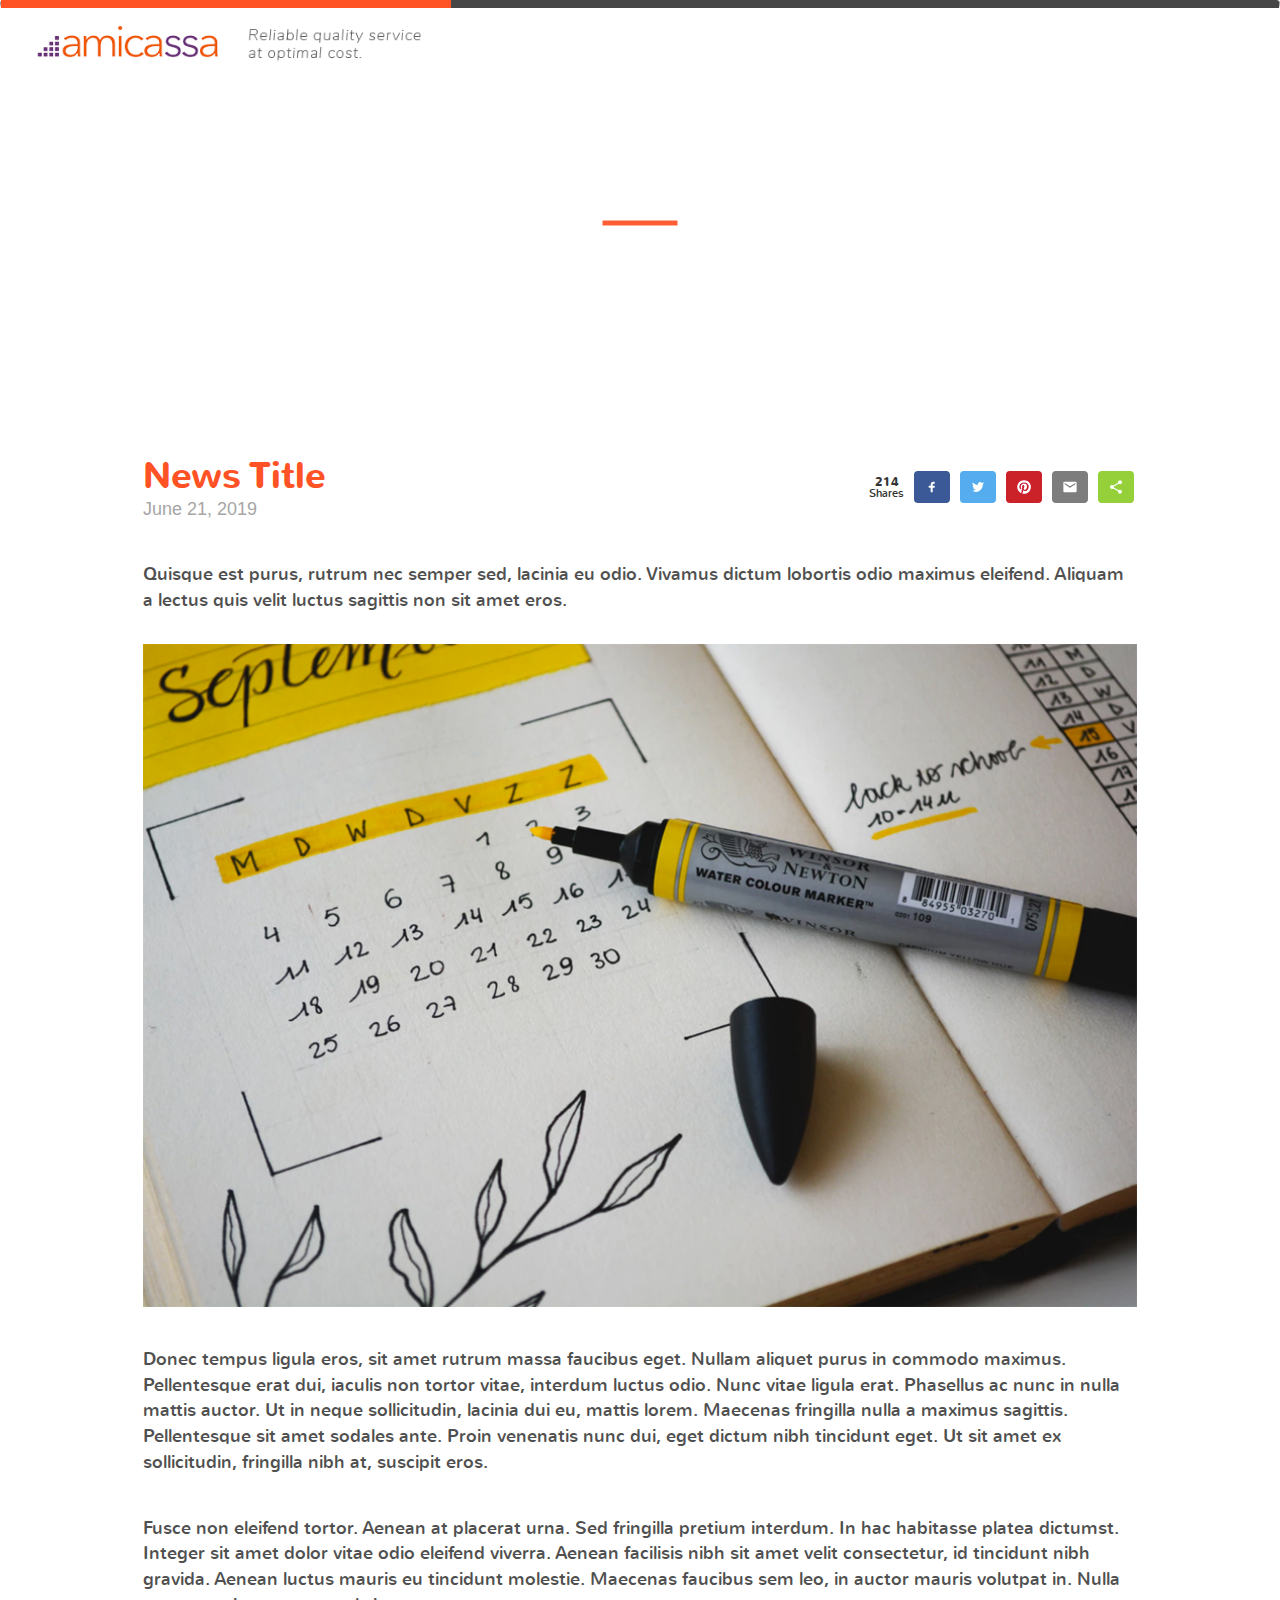
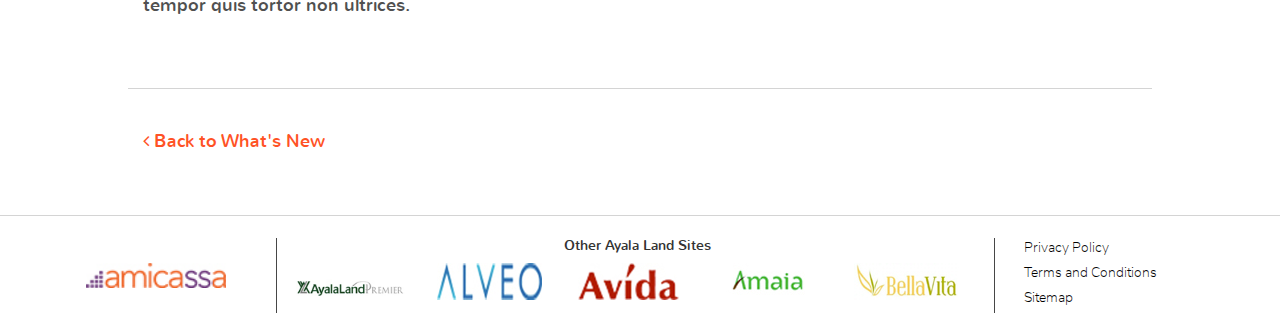
<file: wn-single.html>
<!doctype html>
<!--[if lt IE 7]>      <html class="no-js lt-ie9 lt-ie8 lt-ie7" lang=""> <![endif]-->
<!--[if IE 7]>         <html class="no-js lt-ie9 lt-ie8" lang=""> <![endif]-->
<!--[if IE 8]>         <html class="no-js lt-ie9" lang=""> <![endif]-->
<!--[if gt IE 8]><!-->
<html class="no-js" lang="">
<!--<![endif]-->

<head>
  <meta charset="utf-8">
  <meta http-equiv="X-UA-Compatible" content="IE=edge,chrome=1">
  <title>Title</title>
  <meta name="description" content="">
  <meta name="viewport" content="width=device-width, initial-scale=1">

  <link rel="stylesheet" href="css/bootstrap.min.css">
  <link href='https://fonts.googleapis.com/css?family=Lato:400,100,300,700,900' rel='stylesheet' type='text/css'>
  <link rel="stylesheet" href="css/font-awesome.min.css">
  <link rel="stylesheet" type="text/css" href="css/owl.carousel.min.css">
  <link rel="stylesheet" type="text/css" href="css/responsive.css">
  <link rel="stylesheet" href="css/main.css">
</head>

<body>
  <div class="homepage">
      <header id="header">
          <div class="navbar-holder">
              <!-- if you want to customize the nav, just add class and call it on css -->
              <nav role="navigation" class="navbar navbar-default nav-custom">
                  <!-- Brand and toggle get grouped for better mobile display -->
                  <div class="navbar-header">
                      <button type="button" data-target="#navbarCollapse" data-toggle="collapse" class="navbar-toggle">
                          <span class="sr-only">Toggle navigation</span>
                          <span class="icon-bar"></span>
                          <span class="icon-bar"></span>
                          <span class="icon-bar"></span>
                      </button>
                      <aside class="logo-holder">
                        <a href="#" class="navbar-brand"><img src="images/logo.png"></a>
                      </aside>
                      
                  </div>
                  <!-- Collection of nav links, forms, and other content for toggling -->
                  <div id="navbarCollapse" class="collapse navbar-collapse">
                      <ul class="nav navbar-nav navbar-right">
                          <li class="active"><a href="#">Home</a></li>
                          <li class="dropdown">
                              <a data-toggle="dropdown" class="dropdown-toggle" href="#">About the Company <b class="caret"></b></a>
                              <ul role="menu" class="dropdown-menu">
                                  <li><a href="#">Drop</a></li>
                                  <li><a href="#">Drop</a></li>
                              </ul>
                          </li>
                          <li class="dropdown">
                              <a data-toggle="dropdown" class="dropdown-toggle" href="#">
                              Applicants <b class="caret"></b></a>
                              <ul role="menu" class="dropdown-menu">
                                  <li><a href="#">Drop</a></li>
                                  <li><a href="#">Drop</a></li>
                              </ul>
                          </li>
                          <li class="active"><a href="#">Employees</a></li>
                          <li class="dropdown">
                              <a data-toggle="dropdown" class="dropdown-toggle" href="#">
                              Clients <b class="caret"></b></a>
                              <ul role="menu" class="dropdown-menu">
                                  <li><a href="#">Drop</a></li>
                                  <li><a href="#">Drop</a></li>
                              </ul>
                          </li>
                      </ul>
                  </div>
              </nav>
          </div>
      </header>

      <div class="whatsnew_single">

          <ul class="breadcrmps">
              <li>
                <aside>
                  <a href=""><img src="images/home.png"></a>
                </aside>
                
              </li>
              <li>
                <a href="">About the Company</a>
              </li>
              <li>
                <a href="">History</a>
              </li>
          </ul>

          <section class="sec-1">

              <article class="hero">

                <h3>What's New</h3>

                <p>Fusce suscipit nulla quam. Nullam lacinia tellus vel fermentum pulvinar. Maecenas tincidunt, lorem sit amet pellentesque pulvinar, ligula sem consequat nulla, eu eleifend leo odio quis ligula. Aliquam rutrum mi quis tincidunt rutrum. </p>

              </article>

          </section>

          <section class="sec-2">
              <div class="cs-container">
                <article>
                  <div class="head_news clearfix">
                    <div class="left-head-news">
                      <h4>News Title</h4>
                      <span>June 21, 2019</span>
                    </div>
                    <div class="right-head-news">
                      <ul class="pad-0 listn">
                        <li>
                          <h6>214</h6>
                          <span>Shares</span>
                        </li>
                        <li>
                          <aside>
                            <a href=""><img src="images/fb.jpg"></a>
                          </aside>
                        </li>
                        <li>
                          <aside>
                            <a href=""><img src="images/twitter.jpg"></a>
                          </aside>
                        </li>
                        <li>
                          <aside>
                            <a href=""><img src="images/picsart.jpg"></a>
                          </aside>
                        </li>
                        <li>
                          <aside>
                            <a href=""><img src="images/mail.jpg"></a>
                          </aside>
                        </li>
                        <li>
                          <aside>
                            <a href=""><img src="images/share.jpg"></a>
                          </aside>
                        </li>
                      </ul>
                    </div>
                  </div>

                  <div class="body_news">
                    <p>Quisque est purus, rutrum nec semper sed, lacinia eu odio. Vivamus dictum lobortis odio maximus eleifend. Aliquam a lectus quis velit luctus sagittis non sit amet eros. </p>
                    <img src="images/single.jpg">
                    <p>
                      Donec tempus ligula eros, sit amet rutrum massa faucibus eget. Nullam aliquet purus in commodo maximus. Pellentesque erat dui, iaculis non tortor vitae, interdum luctus odio. Nunc vitae ligula erat. Phasellus ac nunc in nulla mattis auctor. Ut in neque sollicitudin, lacinia dui eu, mattis lorem. Maecenas fringilla nulla a maximus sagittis. Pellentesque sit amet sodales ante. Proin venenatis nunc dui, eget dictum nibh tincidunt eget. Ut sit amet ex sollicitudin, fringilla nibh at, suscipit eros.
                    </p>

                    <p>
                      Fusce non eleifend tortor. Aenean at placerat urna. Sed fringilla pretium interdum. In hac habitasse platea dictumst. Integer sit amet dolor vitae odio eleifend viverra. Aenean facilisis nibh sit amet velit consectetur, id tincidunt nibh gravida. Aenean luctus mauris eu tincidunt molestie. Maecenas faucibus sem leo, in auctor mauris volutpat in. Nulla tempor quis tortor non ultrices.
                    </p>
                  </div>
                </article>
                <div class="footer_news">
                    <a href=""><i class="fa fa-angle-left"></i> Back to What's New</a>
                </div>
              </div>
          </section>

          

          

      </div>  
      <footer>
          <ul>
            <li>
              <aside>
                <img src="images/footer-logo.jpg">
              </aside>
            </li>
            <li>
              <h5>Other Ayala Land Sites</h5>
              <ul class="clearfix">
                <li>
                  <aside>
                    <a href=""><img src="images/ayalaland.jpg"></a>
                  </aside>
                  
                </li>
                <li>
                  <aside>
                    <a href=""><img src="images/alveo.jpg"></a>
                  </aside>
                </li>
                <li>
                  <aside>
                    <a href=""><img src="images/avida.jpg"></a>
                  </aside>
                </li>
                <li>
                  <aside>
                    <a href=""><img src="images/amaia.jpg"></a>
                  </aside>
                </li>
                <li>
                  <aside>
                    <a href=""><img src="images/bellavita.jpg"></a>
                  </aside>
                </li>
              </ul>
            </li>

            <li>
                <a href="">Privacy Policy</a>
                <a href="">Terms and Conditions</a>
                <a href="">Sitemap</a>
            </li>
          </ul>
      </footer>
      
  </div>
  <script src="js/vendor/jquery-v3.2.1.min.js"></script>
  <script src="js/vendor/bootstrap.min.js"></script>
  <script src="js/owl.carousel.min.js"></script>
  <script src="js/main.js"></script>
  
</body>

</html>
</file>
<file: css/responsive.css>
@media only screen and (max-width: 1370px){
	.nav-custom .navbar-nav > li  {     padding: 23px 5px 8px!important;}
}

@media only screen and (max-width: 1250px){
	.nav-custom .navbar-nav > li > a { padding: 10px 7px!important;}
}

@media only screen and (max-width: 1235px){
	.nav-custom .navbar-nav > li { padding: 23px 5px 8px!important;}
	.nav-custom .navbar-nav > li > a { font-size: 18px!important; }
	footer > ul > li:nth-child(2) > ul li { padding: 0px 10px!important;}
}

@media only screen and (max-width: 1128px){ 
	.logo-holder { max-width: 400px!important;}
	.nav-custom .navbar-nav > li > a { font-size: 17px!important;}
}

@media only screen and (max-width: 1113px){
	.whatsnew .sec-2 .wn-list > li div > article { width: 68%!important;}
}


@media only screen and (max-width: 1064px){
	.nav-custom li { padding: 28px 9px 23px!important;}
	.nav-custom li a { font-size: 17px!important;}
	.whatsnew .sec-2 article.ltst-nws > .box aside { height: 205px!important; max-width: 250px!important; margin-right: 20px!important;}
	.whatsnew .sec-2 article.ltst-nws > .box .badge-ltst { left: 249px!important;}
	.whatsnew_single .sec-2 article .head_news div.left-head-news h4 { font-size: 30px!important;}
	.contact .sec-2 .cntct_dvider > article { padding-right: 20px!important;}
	.nav-custom .navbar-nav > li > a { font-size: 16px!important;}
	.nav-custom .navbar-nav > li { padding: 23px 3px 8px!important}
	.home .sec-2 > article .about-slider .owl-nav { top: 15%!important;}
	.whatsnew .sec-2 .wn-list > li div > article { width: 65%!important;}

}

@media only screen and (max-width: 1003px){
	.nav-custom li { padding: 28px 6px 23px!important;}
	.logo-holder { max-width: 380px!important;} 
}


@media only screen and (max-width: 990px){
	.navbar-header { float: none;}
    .navbar-left,.navbar-right { float: none !important;  }
    .navbar-toggle { display: block; float: right; background: transparent!important; border: 0px; margin-left: 10px; margin-top: 13px; }
    .navbar-collapse { border-top: 0px solid transparent; box-shadow: inset 0 0px 0 rgba(255,255,255,0.1); background: #fff; position: relative; z-index: 99; }
    .navbar-collapse.collapse { display: none!important; }
    .navbar-nav {float: none!important;}
    .navbar-nav>li { float: none!important; }
    .collapse.in{  display:block !important; }
    .navbar-brand { height: inherit; padding: 0px; }
    .nav-custom { position: relative!important; top: 0!important; padding: 0px!important;}
    .navbar-toggle .icon-bar{ width: 35px; height: 4px;}    
    .nav-custom .navbar-nav > li:last-child { display: block!important;}
    .nav > li { display: block!important; }
    .navbar-collapse.collapse { text-align: left!important; }
    .navbar-default .navbar-nav > li > a { color: #505050!important;}
    .nav-custom li { padding: 20px 15px!important; }
    .nav-custom { height: auto!important;}
    .nav-custom .navbar-nav > li { padding: 15px 15px!important;}
    .nav-custom .navbar-nav > li > a{ padding: 0px!important; font-size: 18px!important;}
    .navbar-default .navbar-nav > .active > a:hover { border: 0px!important;}
    .nav-custom .navbar-nav > li:hover > a{ border: 0px!important;}
    .nav-custom .navbar-nav > li > a { border: 0px!important;}
    .dropdown-menu { position: relative!important; width: 100%!important; border: 0px!important; box-shadow: none!important; float: none!important; padding: 0px!important;} 
    .dropdown-menu > li { padding: 10px 0px!important; padding-left: 15px!important;}
    .dropdown-menu > li > a { text-align: left!important;}
    .home .home-slider .owl-dots{ top: 45%!important;}
    .dropdown-menu::after { display: none;}

    .breadcrmps { top: 20px!important;}
    .abt-company .sec-1 > .hero { top: 100px!important;}
    .abt-company-services .sec-1 > .hero { top: 100px!important;}
    .applicants .sec-1 > .hero { top: 100px!important;}
    .employees .sec-1 > .hero { top: 100px!important;}
    .whatsnew .sec-1 > .hero { top: 100px!important;}
    .whatsnew_single .sec-1 > .hero { top: 100px!important;}
    .faq_page .sec-1 > .hero { top: 100px!important;}
    .contact_client .sec-1 > .hero { top: 100px!important;}
    .mv-values .sec-1 > .hero { top: 100px!important;}
	.contact .sec-1 > .hero { top: 100px!important;}
	.glbl_slider .owl-item > .item > .hero { top: 100px!important;}

	.nav-custom .navbar-nav > li.dropdown { margin-left: -7px!important; }

	.dropdown-menu > li:hover { background: transparent!important;}
}

@media only screen and (max-width: 960px){
	  
    
    footer > ul > li:first-child aside { max-width: 120px!important;}
    footer > ul > li:first-child { width: 18%!important}
    


    .abt-company-services .sec-2 ul > li { width: 30%!important; margin-bottom: 60px!important; flex: none!important;     margin: 0px 5px!important; margin-bottom: 65px!important;}
    .abt-company-services .sec-2 ul > li article { padding: 0px 15px 30px!important;}

    .whatsnew .sec-2 article.ltst-nws { padding: 40px 0px!important;}
    .dropdown-menu > li { padding: 10px!important}

    .contact_client .sec-2 .cntct_dvider > aside .form-hldr > ul li { padding-left: 140px!important;}

    

    .mv-values .sec-2 .values.padding-70 { padding: 0px!important;}

    .whatsnew .sec-2 .wn-slider .owl-nav { right: 30px!important;}

    .whatsnew .sec-2 .wn-list > li div > aside { max-width: 30%!important; margin-right: 0px!important;}

    

}



@media only screen and (max-width: 850px){
	.home .home-slider .item article { margin-top: 100px!important;}
	.home .home-slider .item article > div h2 { font-size: 27px!important; margin-bottom: 25px!important;}
	.home .home-slider .item article > div h4 { font-size: 18px!important;}
	.home .sec-2 > article > div > h3 { font-size: 32px!important;}
	.home .sec-2 > article > div > h4 { font-size: 20px!important;}
	footer > ul > li:first-child { width: 100%!important;}
	footer > ul > li:nth-child(2) { width: 100%!important;}
	footer > ul > li:last-child{ width: 100%!important;}
	footer > ul > li { border: 0px!important;}
	footer > ul > li:nth-child(2) { margin-bottom: 15px!important;}
	footer > ul > li:last-child a { font-size: 16px!important;}
	footer > ul > li:last-child { text-align: center; padding: 0px!important;}
	footer > ul > li:nth-child(2) h5 { margin-bottom: 20px!important;}
	.abt-company-services .sec-2 ul > li article > figcaption h4 { font-size: 20px!important; margin-bottom: 20px!important;}
	.applicants .sec-2 .btm_applicnt > ul > li { width: 49%!important; padding: 0px 15px; margin-bottom: 60px!important;}
	.applicants .sec-2 .btm_applicnt > ul > li:nth-child(3) > .box { position: relative!important;}
	.applicants .sec-2 .btm_applicnt > ul > li > .box { max-width: 100%!important; height: auto!important; padding: 0px 15px 35px!important;}
	.applicants .sec-2 .btm_applicnt > ul > li figcaption > h4 { font-size: 20px!important; margin-bottom: 20px!important;}

	.contact_client .sec-2 .cntct_dvider > article { width: 100%!important; float: none!important; padding-right: 0px!important; padding: 0px 15px!important; margin-bottom: 20px!important;}
	.contact_client .sec-2 .cntct_dvider > aside { width: 100%!important; float: none!important; }

	.contact_client .sec-2 .cntct_dvider > aside .form-hldr > ul li input[type="submit"] { float: right;}

	.contact .sec-2 .cntct_dvider > article { width: 100%!important; float: none!important; padding: 0 15px!important;}
	.contact .sec-2 .cntct_dvider > aside { width: 100%!important; float: none!important; padding: 0 15px!important;}
	.contact .sec-2 .cntct_dvider > aside > ul { margin-top: 25px!important;}


	.mv-values .sec-2 article.mission > ul > li { width: 100%!important; padding: 0px!important; margin-bottom: 25px!important}
	.mv-values .sec-2 article.mission { margin-bottom: 40px!important;}
	.mv-values .sec-2 .vision > aside { width: 50%!important;}


	.abt-company .sec-2 ul li p { font-size: 18px!important;}
	.whatsnew .sec-2 .wn-list > li div > article > a { font-size: 18px!important;}
	.whatsnew_single .sec-2 article .body_news p { font-size: 18px!important;}
	.mv-values .sec-2 article.mission > ul > li p { font-size: 18px!important;}
	.mv-values .sec-2 .vision > article > p { font-size: 18px!important; margin-bottom: 20px!important;}
	.whatsnew .sec-2 .wn-list > li div > article h4 { font-size: 20px!important;}
	
	.whatsnew .sec-2 article.ltst-nws > .box article h4 { font-size: 20px!important;}
	.whatsnew_single .sec-2 article .head_news div.left-head-news h4  { font-size: 25px!important;}
	.mv-values .sec-2 article.mission > h3, .mv-values .sec-2 .vision > h3, .mv-values .sec-2 .values > h3{ font-size: 25px!important;}
	.mv-values .sec-2 article.mission > ul > li h4 { font-size: 20px!important;}
	.mv-values .sec-2 article.mission > h3 { margin-bottom: 30px!important;}

	.mv-values .sec-2 article.mission > ul > li:last-child { margin-bottom: 0px!important}
	.mv-values .sec-2 .values .tab button { font-size: 18px!important;}
	.mv-values .sec-2 .values .tabcontent figure { float: none!important; padding-left: 0px!important; height: 250px!important; width: 100%!important;}
	.mv-values .sec-2 .values .tabcontent figcaption { padding-right: 15px!important;}
	.home .sec-2 > article div.slider-hldr > h3 { font-size: 30px!important;}
	.home .sec-2 > article div.slider-hldr > h4  { font-size: 20px!important;}

	.whatsnew .sec-2 .wn-list > li div > article h6 a{ font-size: 16px!important;}
	.whatsnew .sec-2 .wn-list > li div > article{ float: none!important; max-width: 100%!important; width: 100%!important; }
	.whatsnew .sec-2 .wn-list > li div > aside { float: none!important; margin-right: 0px!important; margin: 0 auto!important;     margin-bottom: 15px!important;}
}	

/*@media only screen and (max-width: 802px){
	.abt-company-services .sec-2 ul > li { width: 32%!important;}

}*/


@media only screen and (max-width: 768px){
	.abt-company-services .sec-2 ul > li { width: 47%!important;}
	.whatsnew .sec-2 .wn-list > li div > aside { height: 230px!important; max-width: 55%!important;}
	.whatsnew .sec-2 article.ltst-nws > .box article { padding-bottom: 20px!important;}
	.whatsnew .sec-2 article.ltst-nws > .box article p { font-size: 18px!important;}
	.faq_page .sec-2 label { font-size: 18px!important;}
	.faq_page .sec-2 input[type=checkbox]:checked + label::after { font-size: 35px!important; top: 7px!important;}
	.faq_page .sec-2 .tab-content p { font-size: 16px!important;}
}

@media only screen and (max-width: 767px){
	.dropdown-menu > li > a { padding: 0px!important;}
}


/*===========Banner hero heading============*/
@media only screen and (max-width: 650px){ 
	.home .home-slider .item article > div h2 { font-size: 25px!important; padding-bottom: 20px!important;}
	footer > ul > li:nth-child(2) > ul li { width: 49%!important; display: inline-block!important; float: none!important; margin-bottom: 15px!important;}
	footer > ul > li { height: auto!important;}

	.abt-company .sec-1 > .hero h3 { font-size: 25px!important;}
	.abt-company .sec-1 > .hero p { font-size: 18px!important;}
	

	.abt-company-services .sec-1 > .hero h3 { font-size: 25px!important;}
	.abt-company-services .sec-1 > .hero p  { font-size: 18px!important;}

	.applicants .sec-1 > .hero h3 { font-size: 25px!important;}
	.applicants .sec-1 > .hero p { font-size: 18px!important;}

	.padding-70 { padding: 0px!important;}

	.employees .sec-1 > .hero h3{ font-size: 25px!important;}
	.employees .sec-1 > .hero p{ font-size: 18px!important;}

	.whatsnew .sec-1 > .hero h3 { font-size: 25px!important;}
	.whatsnew .sec-1 > .hero p { font-size: 18px!important;}

	
	
	.whatsnew .sec-2 article.ltst-nws > .box aside { float: none!important; margin-right: 0px!important; margin: 0 auto!important}
	.whatsnew .sec-2 article.ltst-nws > .box article { margin-top: 20px!important; padding-bottom: 0px!important;}
	.whatsnew .sec-2 article.ltst-nws > .box { padding: 20px!important;}
	.whatsnew .sec-2 article.ltst-nws > .box .badge-ltst { position: relative!important; left: 0px!important; margin-top: -48px;}


	.whatsnew_single .sec-1 > .hero h3 { font-size: 25px!important}
	.whatsnew_single .sec-1 > .hero p { font-size: 18px!important;}
	
	

	.faq_page .sec-1 > .hero h3 { font-size: 25px!important;}
	.faq_page .sec-1 > .hero p { font-size: 18px!important;}

	.contact_client .sec-1 > .hero h3 { font-size: 25px!important}
	.contact_client .sec-1 > .hero p { font-size: 18px!important}

	.contact .sec-1 > .hero h3 { font-size: 25px!important;}
	.contact .sec-1 > .hero p { font-size: 18px!important;}

	.mv-values .sec-1 > .hero h3 { font-size: 25px!important;}
	.mv-values .sec-1 > .hero p { font-size: 18px!important;}
	
	.home .sec-2 > article div.slider-hldr > h3 { font-size: 25px!important; padding-bottom: 10px!important;}
	.home .sec-2 > article div.slider-hldr > h4  { font-size: 18px!important;}
	.home .sec-2 > article .about-slider .owl-nav .owl-prev{ left: 30px!important;}
	.home .sec-2 > article .about-slider .owl-nav .owl-next{ right: 30px!important;}

	.whatsnew .sec-2 .wn-slider .owl-nav { right: 20px!important;} 
	.glbl_slider .owl-item > .item > .hero h3 { font-size: 25px!important}
	.glbl_slider .owl-item > .item > .hero p { font-size: 18px!important;}

}

@media only screen and (max-width: 600px){
	.home .home-slider .item aside { float: none!important; width: 100%!important; height: 400px!important;}
	.home .home-slider .item article { float: none!important; width: 100%!important; margin-top: 25px!important;}
	.home .home-slider { height: auto!important;}
	.home .home-slider .item article > div { max-width: 100%!important;}
	.home .home-slider .item aside .play-hldr { max-width: 90px!important; height: 90px!important;}
	.home .home-slider .item article { padding: 0px 15px!important;}
	.home .sec-2 { padding: 40px 15px 0px!important;}
	.home .sec-2 > article > div > h3 { font-size: 25px!important;}
	.home .sec-2 > article > div > h4 { font-size: 20px!important;}
	footer { padding: 20px 15px!important;}
	.applicants .sec-2 .btm_applicnt > ul > li figcaption a.bordered-a{ font-size: 15px!important;}
	.whatsnew .sec-2 .wn-list > li div > aside { float: none!important; margin-right: 0px!important; margin: 0 auto!important; max-width: 290px!important; height: 195px!important; margin-bottom: 15px!important;}
	.whatsnew .sec-2 .wn-list > li{ padding: 30px 0px!important;}

	.whatsnew_single .sec-2 article { padding: 0px!important;}
	.whatsnew_single .sec-2 .footer_news { padding: 20px 0px!important;}
	.whatsnew_single .sec-2 article .body_news p { margin-bottom: 25px!important;}
	.whatsnew_single .sec-2 article .body_news p:first-of-type  { margin-bottom: 0px!important;}
	.whatsnew_single .sec-2 article .body_news img { margin-top: 20px!important; margin-bottom: 20px!important;}
	.breadcrmps { left: 15px!important;}
	.contact_client .sec-2 .cntct_dvider > article { padding: 0px!important;}
	.contact_client .sec-2 .cntct_dvider > aside { padding: 0px!important;}
	.contact .sec-2 .cntct_dvider > article { padding: 0px!important;}
	.contact .sec-2 .cntct_dvider > aside { padding: 0px!important;}

	.mv-values .sec-2 .vision > aside{ width: 100%!important; float: none!important; position: relative!important; height: 340px!important;}
	.mv-values .sec-2 .vision > article { padding: 20px 0px!important;}
	.mv-values .sec-2 .vision { margin-bottom: 0px!important; padding-bottom: 20px!important }
	.mv-values .sec-2 .values .tab { float: none!important; width: 100%!important;     margin-bottom: 25px;}
	.mv-values .sec-2 .values .tab button{ text-align: center!important; padding: 15px 0px!important;}
	.mv-values .sec-2 .values .tabcontent { width: 100%!important; float: none!important; padding: 0px!important; border-left: 1px solid #ccc!important;}
	.mv-values .sec-2 .values .tabcontent figcaption { padding-right: 0px!important; padding: 15px!important;}

	.home .sec-2 > article .about-slider .owl-nav{ display: none;}
	.home .sec-2 > article .about-slider .owl-dots{ display: block!important;}
	.home .sec-2 > article .about-slider .owl-dots .owl-dot span { width: 15px; height: 15px; border-radius: 50%; background: transparent; border: 1px solid #fff;}
	.home .sec-2 > article .about-slider .owl-dots .owl-dot.active span { background: #fff;}
	.home .sec-2 > article div.slider-hldr { padding:30px 15px!important;}
	.whatsnew .sec-2 .wn-list > li:first-child { padding-top: 0px!important;}

	.home .home-slider .owl-dots{ top: 26%!important;}
}

@media only screen and (max-width: 550px){
	.applicants .sec-2 .btm_applicnt > ul > li { width: 100%!important; padding: 0px!important;}
}

@media only screen and (max-width: 500px){
	.whatsnew .sec-2 article.ltst-nws > .box .next-btn {     position: relative!important; max-width: 100px; text-align: center; float: right;}
	.whatsnew_single .sec-2 article .head_news div.right-head-news { float: none!important;}
	.whatsnew_single .sec-2 article .head_news div.left-head-news { float: none!important;}
	.contact_client .sec-2 .cntct_dvider > aside .form-hldr > ul li h5 { position: relative!important; top: 0px!important; margin-bottom: 5px!important;}
	.contact_client .sec-2 .cntct_dvider > aside .form-hldr > ul li { padding-left: 0px!important; }
	.home .sec-2 > article div.slider-hldr > div > ul li { width: 100%!important; display: block!important; border-bottom: 1px solid #fff; padding: 10px 0px;}
	.home .sec-2 > article div.slider-hldr > div > ul li:last-child { border-bottom: 0px!important;}
	.home .sec-2 > article div.slider-hldr > div { padding: 0px!important}
	.home .sec-2 > article div.slider-hldr > div > ul li:first-child::after { display: none!important}
	.whatsnew .sec-2 article.ltst-nws { padding: 60px 0px 40px!important;}
	.whatsnew .sec-2 .wn-slider .owl-nav { top: 10px!important; right: 0px!important;} 
}

@media only screen and (max-width: 480px){
	.home .sec-2 > article > div > div > ul li { width: 100%!important; padding: 10px 0px;}
	.home .sec-2 > article > div > div > ul li:first-child::after { display: none!important}
	.home .sec-2 > article > div > div { padding: 0px!important;}
	.home .sec-2 > article > div > div > ul li:first-child { border-bottom: 1px solid #fff;}
	.home .sec-2 > article > div { padding: 35px 15px!important}
	.abt-company-services .sec-2 ul > li { width: 100%!important; padding: 0px!important; margin: 0px!important;  margin-bottom: 65px!important;}
	.abt-company-services .sec-2 ul > li:last-child { margin-bottom: 0px!important;}
	.employees .sec-2 article p, .employees .sec-2 article a {font-size: 18px!important;}
}

@media only screen and (max-width: 450px){
	.home .sec-2 > article > div p { font-size: 16px!important; line-height: 25px!important;}
	/*.nav-custom { height: 75px!important;}*/
	.logo-holder {     padding: 17px 0px 16px 15px!important; max-width: 310px!important;}
	.nav-custom li { padding: 15px!important;}
	.abt-company .sec-1 > .hero p { font-size: 16px!important;}
	.abt-company-services .sec-1 > .hero p { font-size: 16px!important;}
	.abt-company .sec-2 ul li p { font-size: 16px!important; padding-left: 20px!important;}
	.abt-company .sec-2 ul li .circle-hldr { max-width: 25px!important; height: 25px!important;}
	.abt-company .sec-2 ul li::after { left: 14px!important;}
	.abt-company .sec-1 > .hero h3 { margin-bottom: 7px!important;}
	.abt-company-services .sec-1 > .hero h3 { margin-bottom: 7px!important;}
	.applicants .sec-1 > .hero h3 { margin-bottom: 7px!important;}
	.applicants .sec-1 > .hero p { font-size: 16px!important;}
	.employees .sec-1 > .hero h3 { margin-bottom: 7px!important;}
	.employees .sec-1 > .hero p { font-size: 16px!important;}
	.whatsnew .sec-1 > .hero h3{ margin-bottom: 7px!important;}
	.whatsnew_single .sec-1 > .hero h3 { margin-bottom: 7px!important;}
	.whatsnew .sec-1 > .hero p { font-size: 16px!important}
	.whatsnew .sec-2 .wn-list > li div > article h6 a { font-size: 16px!important;}
	.whatsnew .sec-2 article.ltst-nws > .box article p { font-size: 16px!important;}
	.whatsnew_single .sec-1 > .hero p { font-size: 16px!important;}
	.whatsnew_single .sec-2 article .body_news p { font-size: 16px!important;}
	.whatsnew .sec-2 article.ltst-nws > .box { padding: 15px!important;}
	.faq_page .sec-1 > .hero h3 { margin-bottom: 7px!important;}
	.faq_page .sec-1 > .hero p { font-size: 16px!important;}
	.faq_page .sec-2 label { font-size: 17px!important; padding: 15px 0px!important;     padding-left: 15px!important; padding-right: 45px!important;}

	.contact_client .sec-1 > .hero h3 { margin-bottom: 7px!important}
	.contact_client .sec-1 > .hero p { font-size: 16px!important;} 
	.contact_client .sec-2 .cntct_dvider > aside .form-hldr > ul li textarea { font-size: 16px!important;}
	.contact_client .sec-2 .cntct_dvider > aside .form-hldr > ul li:last-child a { font-size: 16px!important; max-width: 130px!important;}

	.contact .sec-1 > .hero h3 { margin-bottom: 7px!important;}
	.contact .sec-1 > .hero p { font-size: 16px!important;}

	.contact .sec-2 .cntct_dvider > aside > ul li { width: 100%!important; display: block!important; padding: 0px!important;}
	.contact .sec-2 .cntct_dvider > aside > ul li h4 { margin-bottom: 5px!important;}

	.mv-values .sec-1 > .hero h3 {margin-bottom: 7px!important;}
	.mv-values .sec-1 > .hero p { font-size: 16px!important;}
	.mv-values .sec-2 article.mission > ul > li p { font-size: 16px!important;}

	.mv-values .sec-2 .vision > article > p { margin-bottom: 20px!important; font-size: 16px!important;}
	.mv-values .sec-2 .vision > article > p:last-of-type { margin-bottom: 0px!important;}
	.mv-values .sec-2 .values .tab button { padding: 10px 0px!important;}
	.whatsnew .sec-2 .wn-list > li div > aside { max-width: 100%!important;}
	.glbl_slider .owl-item > .item > .hero h3{ margin-bottom: 7px!important;}
	.glbl_slider .owl-item > .item > .hero p { font-size: 16px!important;}
}

@media only screen and (max-width: 391px){
	.logo-holder { max-width: 275px!important;}
}

@media only screen and (max-width: 385px){
	
	.contact_client .sec-2 .cntct_dvider > article > ul li{ width: 100%!important; padding: 0px!important; margin-bottom: 20px!important;}
	.home .home-slider .owl-dots { top: 1%!important;}
	.home .home-slider .owl-dots .owl-dot { display: inline-block!important;}
}

@media only screen and (max-width: 357px){
	.navbar-toggle { float: right!important; margin-top: 49px!important; margin-top: 40px!important; margin-bottom: 0px;}
	.logo-holder ::after { display: none!important;}
	.logo-holder { position: absolute!important; right: 0!important; top: 0px!important; max-width: 300px!important; padding: 10px 0px 0px 15px!important; left: 50%; transform: translate(-50%, 0);}
	.nav-custom { height: auto!important;}
	footer > ul > li:nth-child(2) > ul li { width: 100%!important; margin-bottom: 20px!important;}
	footer > ul > li:nth-child(2) > ul li:last-child { margin-bottom: 0px!important}

}
</file>
<file: css/main.css>
/* Web Fonts & Fonts */
/*! Generated by Font Squirrel (https://www.fontsquirrel.com) on July 3, 2018 */
@font-face {
  font-family: 'nunitoregular';
  src: url("../fonts/nunito_regular-webfont.woff2") format("woff2"), url("../fonts/nunito_regular-webfont.woff") format("woff");
  font-weight: normal;
  font-style: normal; }
@font-face {
  font-family: 'nunitobold';
  src: url("../fonts/nunito_bold-webfont.woff2") format("woff2"), url("../fonts/nunito_bold-webfont.woff") format("woff");
  font-weight: normal;
  font-style: normal; }
@font-face {
  font-family: 'nunito_sansextrabold';
  src: url("../fonts/nunitosans-extrabold-webfont.woff2") format("woff2"), url("../fonts/nunitosans-extrabold-webfont.woff") format("woff");
  font-weight: normal;
  font-style: normal; }
@font-face {
  font-family: 'nunito_sansextralight';
  src: url("../fonts/nunitosans-extralight-webfont.woff2") format("woff2"), url("../fonts/nunitosans-extralight-webfont.woff") format("woff");
  font-weight: normal;
  font-style: normal; }
/* Reset */
* {
  outline: none;
  box-sizing: border-box; }

a {
  text-decoration: none;
  cursor: pointer; }

body, html, h1, h2, h3, h4, h5, h6, p, header, footer, div, article, section, aside {
  padding: 0;
  margin: 0;
  position: relative; }

body, html {
  height: 100%; }

input, select, textarea, button {
  outline: 0;
  border: 0;
  appearance: none;
  -webkit-appearance: none;
  -moz-appearance: none;
  -o-appearance: none; }

/* Common Classes */
.wid100 {
  width: 100%;
  float: left; }

.fleft {
  float: left; }

.fright {
  float: right; }

.listn {
  list-style: none;
  margin: 0;
  padding: 0; }

.defimg, img {
  width: 100%;
  height: auto; }

.defimg2 {
  width: auto;
  height: auto; }

.coverimg {
  width: 100%;
  height: 100%;
  object-fit: cover; }

.containimg {
  width: 100%;
  height: 100%;
  object-fit: contain; }

.pagewrapper {
  width: 100%;
  margin: 0 auto;
  max-width: 1366px;
  padding: 0 25px; }

.pagewrapper2 {
  width: 100%;
  margin: 0 auto;
  max-width: 990px; }

.close {
  width: 35px;
  height: 35px;
  background: url(../images/iconset1.png) no-repeat right -35px;
  position: absolute;
  right: 10px;
  top: 10px; }

.clearfix {
  overflow: auto;
  clear: both;
  display: block; }

.padding-70 {
  padding: 0px 70px; }

.pad-0 {
  padding: 0px; }

/* Colors & Fonts */
/* Colors */
.navbar-default .navbar-nav > .active > a, .navbar-default .navbar-nav > .active > a:hover, .navbar-default .navbar-nav > .active > a:focus {
  background-color: transparent;
  color: #fff; }

.navbar-default .navbar-nav > .active > a:hover {
  color: #ff5225;
  background: #fff; }

.navbar-default .navbar-nav > .open > a {
  background: #fff !important;
  color: #ff5225 !important;
  border-radius: 20px;
  border: 1px solid #ff5225; }

.navbar-default .navbar-nav > .open > a, .navbar-default .navbar-nav > .open > a:hover, .navbar-default .navbar-nav > .open > a:focus
.nav .open > a {
  background-color: transparent; }

.dropdown-menu {
  padding: 0px;
  top: 110%;
  left: 0 !important;
  border-top-left-radius: 15px !important;
  border-radius: 15px;
  border-top-right-radius: 15px !important; }
  .dropdown-menu > li {
    padding: 15px;
    border-bottom: 1px solid #ececec; }
    .dropdown-menu > li > a {
      color: #505050;
      padding: 0px;
      font-family: "nunitoregular", Arial, sans-serif;
      font-size: 16px;
      text-align: center; }
  .dropdown-menu > li:last-child {
    border-bottom: 0px;
    border-bottom-right-radius: 14px;
    border-bottom-left-radius: 14px; }
  .dropdown-menu > li:first-child {
    border-top-right-radius: 14px;
    border-top-left-radius: 14px; }
  .dropdown-menu > li:hover {
    background-color: #ff5225; }
  .dropdown-menu > li:hover > a {
    color: #fff; }

.dropdown-menu::after {
  content: '';
  height: 10px;
  width: 19px;
  background-image: url(../images/triangle.png);
  position: absolute;
  top: -5px;
  left: 50%;
  transform: translate(-50%, -50%); }

.dropdown-menu > li > a:hover, .dropdown-menu > li > a:focus {
  background-color: transparent; }

.navbar-default .navbar-nav > li > a {
  color: #fff; }

.navbar-default .navbar-nav > li > a:hover, .navbar-default .navbar-nav > li > a:focus {
  color: #fff; }

.navbar-default .navbar-nav > .open > a, .navbar-default .navbar-nav > .open > a:hover, .navbar-default .navbar-nav > .open > a:focus {
  color: #fff;
  background: transparent; }

.nav-custom {
  height: 80px;
  margin: 0px;
  position: absolute;
  top: 0;
  left: 0;
  width: 100%;
  z-index: 5;
  background-color: transparent;
  border-color: transparent;
  border-top: 8px solid #464646;
  padding-right: 35px; }
  .nav-custom .navbar-nav > li {
    padding: 23px 13px 8px; }
    .nav-custom .navbar-nav > li > a {
      font-family: "nunitoregular", Arial, sans-serif;
      font-size: 20px;
      padding: 10px;
      color: #fff;
      position: relative;
      border: 1px solid transparent; }
    .nav-custom .navbar-nav > li > a::after {
      position: absolute;
      content: '';
      background: #fff;
      height: 1px;
      right: 100%;
      transition: 0.3s;
      bottom: -5px; }
    .nav-custom .navbar-nav > li > a:hover::after {
      right: 0;
      left: 0; }
  .nav-custom .navbar-nav > li:hover > a {
    color: #ff5225;
    border-radius: 20px;
    border: 1px solid #ff5225;
    background: #fff; }
  .nav-custom .navbar-nav li.active a::after {
    right: 0;
    left: 0; }

.logo-holder {
  position: relative;
  max-width: 450px;
  width: 100%;
  box-sizing: border-box;
  z-index: 2;
  padding: 17px 30px 16px 35px;
  background-color: #fff; }
  .logo-holder a {
    padding: 0px;
    float: none; }
  .logo-holder img {
    width: 100%; }
  .logo-holder ::after {
    position: absolute;
    height: 8px;
    content: '';
    top: -8px;
    z-index: 10;
    background: #ff5225;
    left: 0;
    right: 0; }

.cs-container-2 {
  max-width: 1182px;
  position: relative;
  padding: 0px 15px;
  margin: 0 auto; }

.cs-container {
  max-width: 1054px;
  position: relative;
  padding: 0px 15px;
  margin: 0 auto; }

.home {
  position: relative; }
  .home .carousel-bnnr aside {
    height: 768px;
    width: 60%;
    float: right; }
    .home .carousel-bnnr aside .home-slider .item {
      height: 768px; }
      .home .carousel-bnnr aside .home-slider .item img {
        height: 100%;
        object-fit: cover; }
      .home .carousel-bnnr aside .home-slider .item .play-hldr {
        max-width: 125px;
        width: 100%;
        height: 125px;
        position: absolute;
        left: 50%;
        top: 50%;
        transform: translate(-50%, -50%); }
        .home .carousel-bnnr aside .home-slider .item .play-hldr a {
          outline: none; }
    .home .carousel-bnnr aside .home-slider .slick-dots {
      position: absolute;
      padding: 0px;
      top: 50%;
      right: 20px;
      list-style-type: none; }
      .home .carousel-bnnr aside .home-slider .slick-dots li {
        list-style-type: none; }
        .home .carousel-bnnr aside .home-slider .slick-dots li button {
          width: 17px;
          height: 17px;
          display: block;
          margin: 9px 0px;
          background: transparent;
          border: 1px solid #fff;
          text-indent: 999;
          text-indent: -999px; }
      .home .carousel-bnnr aside .home-slider .slick-dots li.slick-active button {
        background: #fff; }
      .home .carousel-bnnr aside .home-slider .slick-dots li:first-child button {
        margin-top: 0px; }
      .home .carousel-bnnr aside .home-slider .slick-dots li:last-child button {
        margin-bottom: 0px; }
    .home .carousel-bnnr aside .slick-prev {
      display: none !important; }
    .home .carousel-bnnr aside .slick-next {
      display: none !important; }
  .home .carousel-bnnr article {
    margin-top: 191px;
    float: left;
    width: 39%;
    padding: 0px 35px; }
    .home .carousel-bnnr article > div {
      max-width: 420px;
      width: 100%; }
      .home .carousel-bnnr article > div h2 {
        font-family: "nunitobold", Arial, sans-serif;
        font-size: 30px;
        color: #505050;
        margin-bottom: 48px;
        padding-bottom: 34px;
        position: relative; }
      .home .carousel-bnnr article > div h2::after {
        height: 5px;
        width: 72px;
        background: #ff5e35;
        content: '';
        position: absolute;
        bottom: 0;
        left: 0; }
      .home .carousel-bnnr article > div h4 {
        font-family: "nunitoregular", Arial, sans-serif;
        font-size: 20px;
        color: #505050;
        line-height: 25px; }
        .home .carousel-bnnr article > div h4 span {
          font-family: "nunitobold", Arial, sans-serif; }
  .home .home-slider {
    height: 768px;
    overflow-y: hidden; }
    .home .home-slider .item aside {
      height: 768px;
      width: 60%;
      float: right; }
      .home .home-slider .item aside img {
        height: 100%;
        object-fit: cover; }
      .home .home-slider .item aside .play-hldr {
        max-width: 125px;
        width: 100%;
        height: 125px;
        position: absolute;
        left: 50%;
        top: 50%;
        transform: translate(-50%, -50%); }
        .home .home-slider .item aside .play-hldr a {
          outline: none; }
    .home .home-slider .item article {
      margin-top: 191px;
      float: left;
      width: 39%;
      padding: 0px 35px; }
      .home .home-slider .item article > div {
        max-width: 420px;
        width: 100%; }
        .home .home-slider .item article > div h2 {
          font-family: "nunitobold", Arial, sans-serif;
          font-size: 30px;
          color: #505050;
          margin-bottom: 48px;
          padding-bottom: 34px;
          position: relative; }
        .home .home-slider .item article > div h2::after {
          height: 5px;
          width: 72px;
          background: #ff5e35;
          content: '';
          position: absolute;
          bottom: 0;
          left: 0; }
        .home .home-slider .item article > div h4 {
          font-family: "nunitoregular", Arial, sans-serif;
          font-size: 20px;
          color: #505050;
          line-height: 25px; }
          .home .home-slider .item article > div h4 span {
            font-family: "nunitobold", Arial, sans-serif; }
    .home .home-slider .owl-nav {
      display: none; }
    .home .home-slider .owl-dots {
      display: block;
      position: absolute;
      top: 50%;
      right: 15px; }
      .home .home-slider .owl-dots .owl-dot {
        display: block; }
        .home .home-slider .owl-dots .owl-dot span {
          width: 17px;
          height: 17px;
          margin: 10px 7px;
          background: transparent;
          border: 1px solid #fff;
          border-radius: 0;
          display: block; }
      .home .home-slider .owl-dots .owl-dot.active span {
        background: #fff; }
  .home .sec-2 {
    padding: 48px 40px 0px; }
    .home .sec-2 > article {
      background-image: url(../images/gradient.jpg);
      background-repeat-x: no-repeat;
      background-size: contain;
      position: relative; }
      .home .sec-2 > article div.slider-hldr {
        max-width: 780px;
        width: 100%;
        margin: 0 auto;
        text-align: center;
        padding: 35px; }
        .home .sec-2 > article div.slider-hldr > h4 {
          font-family: "nunito_sansextralight";
          font-size: 24px;
          color: #fff; }
          .home .sec-2 > article div.slider-hldr > h4 span {
            text-transform: uppercase;
            margin-bottom: 5px;
            display: block; }
        .home .sec-2 > article div.slider-hldr > h4.hmrgn {
          margin-bottom: 25px; }
        .home .sec-2 > article div.slider-hldr > h3 {
          font-family: "nunito_sansextrabold";
          font-size: 36px;
          color: #fff;
          text-transform: uppercase;
          letter-spacing: 2px;
          padding-bottom: 17px;
          margin-bottom: 15px; }
        .home .sec-2 > article div.slider-hldr > h3::after {
          position: absolute;
          content: '';
          background: #fff;
          height: 5px;
          width: 75px;
          bottom: 0;
          left: 50%;
          transform: translate(-50%, -50%); }
        .home .sec-2 > article div.slider-hldr p {
          color: #fff;
          font-family: "nunito_sansextralight";
          font-size: 18px;
          line-height: 30px;
          margin-bottom: 50px; }
        .home .sec-2 > article div.slider-hldr > div {
          max-width: 480px;
          width: 100%;
          margin: 0 auto;
          border: 1px solid #fff;
          border-radius: 30px;
          padding: 17px 0px;
          background: rgba(0, 0, 0, 0.15); }
          .home .sec-2 > article div.slider-hldr > div > ul {
            padding: 0px;
            list-style-type: none;
            margin: 0px; }
            .home .sec-2 > article div.slider-hldr > div > ul li {
              width: 49%;
              display: inline-block; }
              .home .sec-2 > article div.slider-hldr > div > ul li a {
                font-family: "nunitobold", Arial, sans-serif;
                color: #fff;
                font-size: 14px;
                text-transform: uppercase;
                text-decoration: none; }
            .home .sec-2 > article div.slider-hldr > div > ul li:first-child {
              position: relative; }
            .home .sec-2 > article div.slider-hldr > div > ul li:first-child::after {
              position: absolute;
              content: '';
              width: 1px;
              background: #fff;
              height: 95px;
              right: 0;
              top: -35px; }
      .home .sec-2 > article .about-slider .owl-nav.disabled {
        display: block; }
      .home .sec-2 > article .about-slider .owl-dots {
        display: none; }
      .home .sec-2 > article .about-slider .owl-nav {
        position: absolute;
        top: 50%;
        left: 0;
        width: 100%; }
        .home .sec-2 > article .about-slider .owl-nav .owl-prev {
          position: absolute;
          left: 45px;
          font-family: "nunitoregular", Arial, sans-serif;
          font-size: 14px;
          color: #fff;
          background: transparent;
          border: 0px;
          margin: 0;
          padding: 0px; }
          .home .sec-2 > article .about-slider .owl-nav .owl-prev > span {
            margin-top: -6px;
            float: right;
            margin-left: 6px;
            line-height: 15px; }
        .home .sec-2 > article .about-slider .owl-nav .owl-prev::after {
          position: absolute;
          content: '';
          width: 35px;
          left: -45px;
          height: 1px;
          background: #fff;
          top: 7px; }
        .home .sec-2 > article .about-slider .owl-nav .owl-next {
          position: absolute;
          right: 45px;
          font-family: "nunitoregular", Arial, sans-serif;
          font-size: 14px;
          color: #fff;
          background: transparent;
          border: 0px;
          margin: 0;
          padding: 0px; }
          .home .sec-2 > article .about-slider .owl-nav .owl-next > span {
            float: left;
            margin-right: 6px;
            margin-top: -6px;
            line-height: 15px;
            text-align: right; }
        .home .sec-2 > article .about-slider .owl-nav .owl-next::after {
          position: absolute;
          content: '';
          width: 35px;
          right: -45px;
          height: 1px;
          background: #fff;
          top: 7px; }

.abt-company {
  position: relative; }
  .abt-company .sec-1 {
    height: 417px;
    position: relative;
    /* height: 416px; background-image: url(../images/banner-cmpny.jpg); background-repeat: no-repeat; background-size: cover; background-position: center center; position: relative; */ }
    .abt-company .sec-1 > .hero {
      position: absolute;
      top: 180px;
      max-width: 825px;
      left: 50%;
      text-align: center;
      transform: translate(-50%, 0);
      width: 100% !important;
      padding: 0px 15px !important; }
      .abt-company .sec-1 > .hero h3 {
        padding-bottom: 15px;
        position: relative;
        margin-bottom: 20px;
        font-family: "nunitobold", Arial, sans-serif;
        color: #fff;
        font-size: 30px;
        letter-spacing: 2px; }
      .abt-company .sec-1 > .hero h3::after {
        position: absolute;
        content: '';
        bottom: 0px;
        width: 75px;
        height: 5px;
        background: #ff5e35;
        left: 50%;
        transform: translate(-50%, -50%); }
      .abt-company .sec-1 > .hero p {
        font-family: "nunito_sansextralight";
        font-size: 20px;
        color: #fff; }
  .abt-company .sec-2 {
    padding: 40px 0px; }
    .abt-company .sec-2 ul {
      margin: 0px;
      padding: 0px;
      list-style-type: none; }
      .abt-company .sec-2 ul li {
        padding-bottom: 40px;
        position: relative;
        padding-left: 20px; }
        .abt-company .sec-2 ul li .circle-hldr {
          height: 36px;
          width: 36px;
          position: absolute;
          left: 3px;
          z-index: 2; }
        .abt-company .sec-2 ul li p {
          font-family: "nunito_sansextralight";
          font-size: 20px;
          color: #505050;
          padding-left: 40px; }
      .abt-company .sec-2 ul li::after {
        position: absolute;
        content: '';
        width: 2px;
        background: #ff5225;
        top: 0;
        bottom: 0; }
      .abt-company .sec-2 ul li:last-child::after {
        display: none; }

.abt-company-services {
  position: relative; }
  .abt-company-services .sec-1 {
    height: 417px;
    position: relative;
    /* height: 416px; background-image: url(../images/banner-cmpny.jpg); background-repeat: no-repeat; background-size: cover; background-position: center center; position: relative; */ }
    .abt-company-services .sec-1 > .hero {
      position: absolute;
      top: 180px;
      max-width: 1024px;
      left: 50%;
      text-align: center;
      transform: translate(-50%, 0);
      width: 100%;
      padding: 0px 15px; }
      .abt-company-services .sec-1 > .hero h3 {
        padding-bottom: 15px;
        position: relative;
        margin-bottom: 20px;
        font-family: "nunitobold", Arial, sans-serif;
        color: #fff;
        font-size: 30px;
        letter-spacing: 2px; }
      .abt-company-services .sec-1 > .hero h3::after {
        position: absolute;
        content: '';
        bottom: 0px;
        width: 75px;
        height: 5px;
        background: #ff5e35;
        left: 50%;
        transform: translate(-50%, -50%); }
      .abt-company-services .sec-1 > .hero p {
        font-family: "nunito_sansextralight";
        font-size: 20px;
        color: #fff; }
  .abt-company-services .sec-2 {
    padding: 59px 0px 40px; }
    .abt-company-services .sec-2 ul {
      padding: 0;
      margin: 0;
      list-style: none;
      display: -webkit-box;
      display: -moz-box;
      display: -ms-flexbox;
      display: -webkit-flex;
      display: flex;
      -webkit-flex-flow: row wrap;
      justify-content: space-around; }
      .abt-company-services .sec-2 ul > li {
        width: 24.5%;
        display: inline-block;
        margin: 0px 15px;
        border: 1px solid #ebebeb;
        flex: 1; }
        .abt-company-services .sec-2 ul > li article {
          padding: 0px 20px 30px 20px; }
          .abt-company-services .sec-2 ul > li article > figure {
            height: 92px;
            width: 100%;
            max-width: 92px;
            margin: 0 auto;
            margin-bottom: 15px;
            margin-top: -33px; }
            .abt-company-services .sec-2 ul > li article > figure img {
              height: 100%; }
          .abt-company-services .sec-2 ul > li article > figcaption {
            text-align: center; }
            .abt-company-services .sec-2 ul > li article > figcaption h4 {
              font-family: "nunitobold", Arial, sans-serif;
              font-size: 24px;
              color: #ff5225;
              margin-bottom: 40px; }
            .abt-company-services .sec-2 ul > li article > figcaption p {
              font-family: "nunitoregular", Arial, sans-serif;
              font-size: 16px;
              color: #505050; }

.applicants {
  position: relative; }
  .applicants .sec-1 {
    height: 417px;
    position: relative;
    /* height: 416px; background-image: url(../images/banner-cmpny.jpg); background-repeat: no-repeat; background-size: cover; background-position: center center; position: relative; */ }
    .applicants .sec-1 > .hero {
      position: absolute;
      top: 180px;
      max-width: 1024px;
      left: 50%;
      text-align: center;
      transform: translate(-50%, 0);
      width: 100%;
      padding: 0px 15px; }
      .applicants .sec-1 > .hero h3 {
        padding-bottom: 15px;
        position: relative;
        margin-bottom: 20px;
        font-family: "nunitobold", Arial, sans-serif;
        color: #fff;
        font-size: 30px;
        letter-spacing: 2px; }
      .applicants .sec-1 > .hero h3::after {
        position: absolute;
        content: '';
        bottom: 0px;
        width: 75px;
        height: 5px;
        background: #ff5e35;
        left: 50%;
        transform: translate(-50%, -50%); }
      .applicants .sec-1 > .hero p {
        font-family: "nunito_sansextralight";
        font-size: 20px;
        color: #fff; }
  .applicants .sec-2 {
    padding-bottom: 40px; }
    .applicants .sec-2 .ifrme-hldr {
      margin-bottom: 80px;
      margin-top: -46px; }
      .applicants .sec-2 .ifrme-hldr iframe {
        width: 100%;
        height: 480px; }
    .applicants .sec-2 .btm_applicnt > ul {
      padding: 0px;
      margin: 0px; }
      .applicants .sec-2 .btm_applicnt > ul > li {
        width: 33%;
        display: inline-block;
        vertical-align: text-top; }
        .applicants .sec-2 .btm_applicnt > ul > li > .box {
          max-width: 260px;
          width: 100%;
          border: 1px solid #ebebeb;
          border-radius: 10px;
          padding: 0px 20px 35px;
          height: 350px;
          position: relative; }
        .applicants .sec-2 .btm_applicnt > ul > li figure {
          height: 92px;
          max-width: 92px;
          width: 100%;
          margin: 0 auto;
          margin-top: -33px;
          margin-bottom: 15px; }
        .applicants .sec-2 .btm_applicnt > ul > li figcaption {
          text-align: center; }
          .applicants .sec-2 .btm_applicnt > ul > li figcaption > h4 {
            font-family: "nunitobold", Arial, sans-serif;
            font-size: 24px;
            color: #ff5225;
            text-align: center;
            margin-bottom: 25px; }
          .applicants .sec-2 .btm_applicnt > ul > li figcaption p {
            font-family: "nunitoregular", Arial, sans-serif;
            font-size: 16px;
            color: #505050;
            margin-bottom: 35px; }
          .applicants .sec-2 .btm_applicnt > ul > li figcaption a.bordered-a {
            font-family: "nunitobold", Arial, sans-serif;
            font-size: 16px;
            text-transform: uppercase;
            color: #505050;
            padding: 10px 15px;
            border: 2px solid #703577;
            border-radius: 15px;
            text-decoration: none;
            position: absolute;
            width: 100%;
            max-width: 195px;
            left: 50%;
            bottom: 10px;
            transform: translate(-50%, 0); }
          .applicants .sec-2 .btm_applicnt > ul > li figcaption > ul > li > a {
            font-family: "nunitoregular", Arial, sans-serif;
            font-size: 16px;
            color: #505050;
            text-decoration: none;
            display: block;
            margin-bottom: 10px; }
      .applicants .sec-2 .btm_applicnt > ul > li:nth-child(2) > .box {
        margin: 0 auto; }
      .applicants .sec-2 .btm_applicnt > ul > li:nth-child(3) > .box {
        position: absolute;
        top: 0;
        right: 0; }

.employees {
  position: relative; }
  .employees .sec-1 {
    height: 417px;
    position: relative;
    /* height: 416px; background-image: url(../images/banner-cmpny.jpg); background-repeat: no-repeat; background-size: cover; background-position: center center; position: relative; */ }
    .employees .sec-1 > .hero {
      position: absolute;
      top: 180px;
      max-width: 1024px;
      left: 50%;
      text-align: center;
      transform: translate(-50%, 0);
      width: 100%;
      padding: 0px 15px; }
      .employees .sec-1 > .hero h3 {
        padding-bottom: 15px;
        position: relative;
        margin-bottom: 20px;
        font-family: "nunitobold", Arial, sans-serif;
        color: #fff;
        font-size: 30px;
        letter-spacing: 2px; }
      .employees .sec-1 > .hero h3::after {
        position: absolute;
        content: '';
        bottom: 0px;
        width: 75px;
        height: 5px;
        background: #ff5e35;
        left: 50%;
        transform: translate(-50%, -50%); }
      .employees .sec-1 > .hero p {
        font-family: "nunito_sansextralight";
        font-size: 20px;
        color: #fff; }
  .employees .sec-2 {
    padding: 40px 0px;
    height: 45vh; }
    .employees .sec-2 article {
      text-align: center;
      padding: 0px 15px; }
      .employees .sec-2 article p {
        margin-top: 38px;
        display: block;
        font-size: 20px;
        color: #505050;
        font-family: "nunitobold", Arial, sans-serif;
        margin-bottom: 5px; }
      .employees .sec-2 article a {
        font-size: 20px;
        font-family: "nunitobold", Arial, sans-serif;
        color: #ff5225;
        text-decoration: none;
        padding-bottom: 3px;
        border-bottom: 1px solid #ff5225;
        word-break: break-word; }

.whatsnew {
  position: relative; }
  .whatsnew .sec-1 {
    height: 417px;
    position: relative;
    /* height: 416px; background-image: url(../images/banner-cmpny.jpg); background-repeat: no-repeat; background-size: cover; background-position: center center; position: relative; */ }
    .whatsnew .sec-1 > .hero {
      position: absolute;
      top: 180px;
      max-width: 1024px;
      left: 50%;
      text-align: center;
      transform: translate(-50%, 0);
      width: 100%;
      padding: 0px 15px; }
      .whatsnew .sec-1 > .hero h3 {
        padding-bottom: 15px;
        position: relative;
        margin-bottom: 20px;
        font-family: "nunitobold", Arial, sans-serif;
        color: #fff;
        font-size: 30px;
        letter-spacing: 2px; }
      .whatsnew .sec-1 > .hero h3::after {
        position: absolute;
        content: '';
        bottom: 0px;
        width: 75px;
        height: 5px;
        background: #ff5e35;
        left: 50%;
        transform: translate(-50%, -50%); }
      .whatsnew .sec-1 > .hero p {
        font-family: "nunito_sansextralight";
        font-size: 20px;
        color: #fff; }
  .whatsnew .sec-2 {
    padding: 40px 0px; }
    .whatsnew .sec-2 .wn-list > li {
      padding: 30px 0px 45px;
      border-bottom: 1px solid #d4d4d4; }
      .whatsnew .sec-2 .wn-list > li div > aside {
        max-width: 280px;
        height: 185px;
        width: 100%;
        float: left;
        margin-right: 45px; }
        .whatsnew .sec-2 .wn-list > li div > aside img {
          width: 100%;
          height: 100%;
          object-fit: cover; }
      .whatsnew .sec-2 .wn-list > li div > article {
        float: right;
        width: 70%; }
        .whatsnew .sec-2 .wn-list > li div > article h4 {
          font-family: "nunitobold", Arial, sans-serif;
          font-size: 24px;
          color: #ff5225; }
        .whatsnew .sec-2 .wn-list > li div > article span {
          display: block;
          color: #a6a6a6;
          font-size: 15px;
          margin-bottom: 10px; }
        .whatsnew .sec-2 .wn-list > li div > article h6 {
          margin-bottom: 40px; }
          .whatsnew .sec-2 .wn-list > li div > article h6 a {
            color: #505050;
            font-size: 18px;
            font-family: "nunitoregular", Arial, sans-serif;
            text-decoration: none;
            line-height: 24px; }
        .whatsnew .sec-2 .wn-list > li div > article > a {
          text-decoration: none;
          font-family: "nunitoregular", Arial, sans-serif;
          color: #ff5225;
          font-size: 20px;
          padding-bottom: 0px;
          border-bottom: 1px solid #ff5225;
          text-transform: uppercase; }
    .whatsnew .sec-2 .wn-list > li:first-child {
      padding-top: 0px; }
    .whatsnew .sec-2 .wn-slider .owl-nav {
      display: block;
      position: absolute;
      top: 55px;
      right: 105px; }
      .whatsnew .sec-2 .wn-slider .owl-nav .owl-prev {
        display: none; }
      .whatsnew .sec-2 .wn-slider .owl-nav .owl-next {
        position: absolute;
        border: 1px solid #ff5225;
        border-radius: 10px;
        padding: 7px 17px;
        top: 0px;
        right: 0px;
        font-family: "nunitobold", Arial, sans-serif;
        text-transform: uppercase;
        color: #ff5225;
        font-size: 16px;
        text-decoration: none; }
    .whatsnew .sec-2 article.ltst-nws {
      padding: 48px 94px; }
      .whatsnew .sec-2 article.ltst-nws > .box {
        background: #f8f8f8;
        padding-right: 20px; }
        .whatsnew .sec-2 article.ltst-nws > .box aside {
          height: 230px;
          width: 100%;
          max-width: 280px;
          float: left;
          margin-right: 45px; }
        .whatsnew .sec-2 article.ltst-nws > .box article {
          margin-top: 65px; }
          .whatsnew .sec-2 article.ltst-nws > .box article h4 {
            font-size: 24px;
            color: #ff5225;
            font-family: "nunitobold", Arial, sans-serif;
            margin-bottom: 10px; }
          .whatsnew .sec-2 article.ltst-nws > .box article p {
            font-family: "nunitoregular", Arial, sans-serif;
            font-size: 20px;
            color: #505050; }
        .whatsnew .sec-2 article.ltst-nws > .box .badge-ltst {
          text-align: center;
          max-width: 197px;
          background: #ff5225;
          width: 100%;
          position: absolute;
          padding: 9px 0px;
          top: 0;
          left: 280px; }
          .whatsnew .sec-2 article.ltst-nws > .box .badge-ltst span {
            font-family: "nunitobold", Arial, sans-serif;
            font-size: 20px;
            color: #fff;
            text-transform: uppercase; }
        .whatsnew .sec-2 article.ltst-nws > .box .next-btn {
          position: absolute;
          border: 1px solid #ff5225;
          border-radius: 10px;
          padding: 10px 17px;
          top: 11px;
          right: 18px;
          display: none; }
          .whatsnew .sec-2 article.ltst-nws > .box .next-btn a {
            text-transform: uppercase;
            color: #ff5225;
            font-size: 16px;
            text-decoration: none;
            font-family: "nunitobold", Arial, sans-serif; }

.whatsnew_single {
  position: relative; }
  .whatsnew_single .sec-1 {
    height: 417px;
    position: relative;
    /* height: 416px; background-image: url(../images/banner-cmpny.jpg); background-repeat: no-repeat; background-size: cover; background-position: center center; position: relative; */ }
    .whatsnew_single .sec-1 > .hero {
      position: absolute;
      top: 180px;
      max-width: 1024px;
      left: 50%;
      text-align: center;
      transform: translate(-50%, 0);
      width: 100%;
      padding: 0px 15px; }
      .whatsnew_single .sec-1 > .hero h3 {
        padding-bottom: 15px;
        position: relative;
        margin-bottom: 20px;
        font-family: "nunitobold", Arial, sans-serif;
        color: #fff;
        font-size: 30px;
        letter-spacing: 2px; }
      .whatsnew_single .sec-1 > .hero h3::after {
        position: absolute;
        content: '';
        bottom: 0px;
        width: 75px;
        height: 5px;
        background: #ff5e35;
        left: 50%;
        transform: translate(-50%, -50%); }
      .whatsnew_single .sec-1 > .hero p {
        font-family: "nunito_sansextralight";
        font-size: 20px;
        color: #fff; }
  .whatsnew_single .sec-2 {
    padding: 40px 0px; }
    .whatsnew_single .sec-2 article {
      padding: 0px 15px;
      border-bottom: 1px solid #d4d4d4; }
      .whatsnew_single .sec-2 article .head_news {
        margin-bottom: 40px; }
        .whatsnew_single .sec-2 article .head_news div.left-head-news {
          float: left; }
          .whatsnew_single .sec-2 article .head_news div.left-head-news h4 {
            font-family: "nunitobold", Arial, sans-serif;
            font-size: 36px;
            color: #ff5225; }
          .whatsnew_single .sec-2 article .head_news div.left-head-news span {
            color: #a6a6a6;
            font-size: 18px; }
        .whatsnew_single .sec-2 article .head_news div.right-head-news {
          float: right;
          margin-top: 12px; }
          .whatsnew_single .sec-2 article .head_news div.right-head-news > ul li {
            width: 36px;
            height: 32px;
            display: inline-block;
            vertical-align: text-top;
            margin: 0px 3px; }
          .whatsnew_single .sec-2 article .head_news div.right-head-news > ul li:first-child {
            text-align: center; }
            .whatsnew_single .sec-2 article .head_news div.right-head-news > ul li:first-child h6 {
              font-family: "nunitobold", Arial, sans-serif;
              font-size: 12px;
              margin-bottom: -7px;
              padding-top: 5px; }
            .whatsnew_single .sec-2 article .head_news div.right-head-news > ul li:first-child span {
              font-size: 11px;
              font-family: "nunitoregular", Arial, sans-serif; }
      .whatsnew_single .sec-2 article .body_news {
        font-family: "nunitoregular", Arial, sans-serif;
        font-size: 18px;
        color: #505050;
        padding-bottom: 30px; }
        .whatsnew_single .sec-2 article .body_news img {
          margin-top: 30px;
          margin-bottom: 40px; }
        .whatsnew_single .sec-2 article .body_news p {
          margin-bottom: 40px;
          font-family: "nunitoregular", Arial, sans-serif;
          font-size: 18px;
          color: #505050; }
        .whatsnew_single .sec-2 article .body_news p:first-of-type {
          margin-bottom: 0px; }
    .whatsnew_single .sec-2 .footer_news {
      padding: 40px 15px 20px; }
      .whatsnew_single .sec-2 .footer_news a {
        font-family: "nunitoregular", Arial, sans-serif;
        color: #ff5225;
        font-size: 18px;
        text-decoration: none; }

.faq_page {
  position: relative; }
  .faq_page .sec-1 {
    height: 417px;
    position: relative;
    /* height: 416px; background-image: url(../images/banner-cmpny.jpg); background-repeat: no-repeat; background-size: cover; background-position: center center; position: relative; */ }
    .faq_page .sec-1 > .hero {
      position: absolute;
      top: 180px;
      max-width: 1024px;
      left: 50%;
      text-align: center;
      transform: translate(-50%, 0);
      width: 100%;
      padding: 0px 15px; }
      .faq_page .sec-1 > .hero h3 {
        padding-bottom: 15px;
        position: relative;
        margin-bottom: 20px;
        font-family: "nunitobold", Arial, sans-serif;
        color: #fff;
        font-size: 30px;
        letter-spacing: 2px; }
      .faq_page .sec-1 > .hero h3::after {
        position: absolute;
        content: '';
        bottom: 0px;
        width: 75px;
        height: 5px;
        background: #ff5e35;
        left: 50%;
        transform: translate(-50%, -50%); }
      .faq_page .sec-1 > .hero p {
        font-family: "nunito_sansextralight";
        font-size: 20px;
        color: #fff; }
  .faq_page .sec-2 {
    padding: 40px 0px 80px; }
    .faq_page .sec-2 .tab {
      position: relative;
      margin-bottom: 1px;
      width: 100%;
      overflow: hidden; }
    .faq_page .sec-2 input[type="checkbox"] {
      position: absolute;
      opacity: 0;
      z-index: -1; }
    .faq_page .sec-2 label {
      position: relative;
      display: block;
      background: #fff;
      padding: 20px 0px;
      padding-left: 15px;
      padding-right: 45px;
      cursor: pointer;
      margin: 0px;
      border-bottom: 1px solid #d4d4d4;
      font-family: "nunitobold", Arial, sans-serif;
      font-size: 20px;
      color: #505050; }
    .faq_page .sec-2 .tab-content {
      max-height: 0;
      overflow: hidden;
      background: #ebebeb;
      -webkit-transition: max-height .35s;
      -o-transition: max-height .35s;
      transition: max-height .35s; }
    .faq_page .sec-2 .tab-content p {
      margin: 1em;
      font-family: "nunitoregular", Arial, sans-serif;
      font-size: 18px;
      color: #505050; }
    .faq_page .sec-2 input:checked ~ .tab-content {
      max-height: 100em; }
    .faq_page .sec-2 input:checked + label {
      color: #ff5225; }
    .faq_page .sec-2 label::after {
      position: absolute;
      right: 15px;
      top: 20px;
      display: block;
      text-align: center;
      -webkit-transition: all .35s;
      -o-transition: all .35s;
      transition: all .35s; }
    .faq_page .sec-2 input[type=checkbox] + label::after {
      content: "+"; }
    .faq_page .sec-2 input[type=checkbox]:checked + label::after {
      content: "-"; }
    .faq_page .sec-2 input[type=radio]:checked + label::after {
      content: "-"; }
    .faq_page .sec-2 input[type=radio]:checked + label {
      color: #ff5225; }
    .faq_page .sec-2 input[type=radio]:focus + label {
      color: #ff5225; }

.contact_client {
  position: relative; }
  .contact_client .sec-1 {
    height: 417px;
    position: relative;
    /* height: 416px; background-image: url(../images/banner-cmpny.jpg); background-repeat: no-repeat; background-size: cover; background-position: center center; position: relative; */ }
    .contact_client .sec-1 > .hero {
      position: absolute;
      top: 180px;
      max-width: 1024px;
      left: 50%;
      text-align: center;
      transform: translate(-50%, 0);
      width: 100%;
      padding: 0px 15px; }
      .contact_client .sec-1 > .hero h3 {
        padding-bottom: 15px;
        position: relative;
        margin-bottom: 20px;
        font-family: "nunitobold", Arial, sans-serif;
        color: #fff;
        font-size: 30px;
        letter-spacing: 2px; }
      .contact_client .sec-1 > .hero h3::after {
        position: absolute;
        content: '';
        bottom: 0px;
        width: 75px;
        height: 5px;
        background: #ff5e35;
        left: 50%;
        transform: translate(-50%, -50%); }
      .contact_client .sec-1 > .hero p {
        font-family: "nunito_sansextralight";
        font-size: 20px;
        color: #fff; }
  .contact_client .sec-2 {
    padding: 40px 0px; }
    .contact_client .sec-2 .cntct_dvider > article {
      width: 49%;
      float: left;
      padding-right: 40px; }
      .contact_client .sec-2 .cntct_dvider > article h3 {
        font-family: "nunitobold", Arial, sans-serif;
        font-size: 20px;
        color: #703577;
        margin-bottom: 20px; }
      .contact_client .sec-2 .cntct_dvider > article .map {
        margin-bottom: 20px; }
        .contact_client .sec-2 .cntct_dvider > article .map iframe {
          width: 100%; }
      .contact_client .sec-2 .cntct_dvider > article > ul li {
        width: 49%;
        display: inline-block;
        padding: 0px 15px;
        margin-bottom: 30px;
        vertical-align: text-top; }
        .contact_client .sec-2 .cntct_dvider > article > ul li > h4 {
          font-size: 18px;
          font-family: "nunitobold", Arial, sans-serif;
          color: #703577;
          margin-bottom: 10px; }
        .contact_client .sec-2 .cntct_dvider > article > ul li > p, .contact_client .sec-2 .cntct_dvider > article > ul li a {
          font-size: 16px;
          color: #505050;
          font-family: "nunitoregular", Arial, sans-serif;
          margin-bottom: 7px; }
        .contact_client .sec-2 .cntct_dvider > article > ul li > a {
          text-decoration: none; }
    .contact_client .sec-2 .cntct_dvider > aside {
      width: 49%;
      float: right;
      padding: 0px 15px; }
      .contact_client .sec-2 .cntct_dvider > aside h5 {
        color: #505050;
        font-size: 18px;
        margin-bottom: 25px;
        letter-spacing: 0px;
        text-transform: capitalize; }
      .contact_client .sec-2 .cntct_dvider > aside .form-hldr > ul li {
        position: relative;
        margin-bottom: 15px;
        padding-left: 168px; }
        .contact_client .sec-2 .cntct_dvider > aside .form-hldr > ul li input[type="text"], .contact_client .sec-2 .cntct_dvider > aside .form-hldr > ul li input[type="email"] {
          height: 42px;
          border: 1px solid #e1e1e1;
          padding-left: 15px;
          font-family: "nunitoregular", Arial, sans-serif;
          width: 100%;
          font-size: 17px;
          color: #505050; }
        .contact_client .sec-2 .cntct_dvider > aside .form-hldr > ul li h5 {
          position: absolute;
          font-size: 18px;
          font-family: "nunitoregular", Arial, sans-serif;
          left: 0;
          top: 8px;
          margin-bottom: 0px;
          letter-spacing: 0px;
          text-transform: capitalize; }
        .contact_client .sec-2 .cntct_dvider > aside .form-hldr > ul li textarea {
          border: 1px solid #e1e1e1;
          padding-left: 15px;
          font-family: "nunitoregular", Arial, sans-serif;
          width: 100%;
          font-size: 17px;
          color: #505050;
          height: 200px;
          resize: none; }
      .contact_client .sec-2 .cntct_dvider > aside .form-hldr > ul li input[type="submit"] {
        display: block;
        max-width: 148px;
        width: 100%;
        text-align: center;
        color: #505050;
        font-family: "nunitobold", Arial, sans-serif;
        text-transform: uppercase;
        font-size: 18px;
        text-decoration: none;
        border: 2px solid #703577;
        border-radius: 10px;
        padding: 8px 0px;
        background: #fff; }

.contact {
  position: relative; }
  .contact .sec-1 {
    height: 417px;
    position: relative;
    /* height: 416px; background-image: url(../images/banner-cmpny.jpg); background-repeat: no-repeat; background-size: cover; background-position: center center; position: relative; */ }
    .contact .sec-1 > .hero {
      position: absolute;
      top: 180px;
      max-width: 1024px;
      left: 50%;
      text-align: center;
      transform: translate(-50%, 0);
      width: 100%;
      padding: 0px 15px; }
      .contact .sec-1 > .hero h3 {
        padding-bottom: 15px;
        position: relative;
        margin-bottom: 20px;
        font-family: "nunitobold", Arial, sans-serif;
        color: #fff;
        font-size: 30px;
        letter-spacing: 2px; }
      .contact .sec-1 > .hero h3::after {
        position: absolute;
        content: '';
        bottom: 0px;
        width: 75px;
        height: 5px;
        background: #ff5e35;
        left: 50%;
        transform: translate(-50%, -50%); }
      .contact .sec-1 > .hero p {
        font-family: "nunito_sansextralight";
        font-size: 20px;
        color: #fff; }
  .contact .sec-2 {
    padding: 40px 0px; }
    .contact .sec-2 .cntct_dvider > article {
      width: 49%;
      float: left;
      padding-right: 40px; }
      .contact .sec-2 .cntct_dvider > article h3 {
        font-size: 20px;
        font-family: "nunitobold", Arial, sans-serif;
        color: #703577;
        margin-bottom: 20px; }
      .contact .sec-2 .cntct_dvider > article .map iframe {
        width: 100%; }
    .contact .sec-2 .cntct_dvider > aside {
      width: 49%;
      float: right; }
      .contact .sec-2 .cntct_dvider > aside > ul {
        margin-top: 41px; }
        .contact .sec-2 .cntct_dvider > aside > ul li {
          width: 49%;
          display: inline-block;
          padding: 0px 10px;
          vertical-align: text-top;
          margin-bottom: 30px; }
          .contact .sec-2 .cntct_dvider > aside > ul li h4 {
            font-family: "nunitobold", Arial, sans-serif;
            font-size: 18px;
            color: #703577;
            margin-bottom: 15px; }
          .contact .sec-2 .cntct_dvider > aside > ul li p {
            font-family: "nunitoregular", Arial, sans-serif;
            font-size: 16px;
            margin-bottom: 10px;
            line-height: 28px;
            color: #505050; }
          .contact .sec-2 .cntct_dvider > aside > ul li a {
            font-family: "nunitoregular", Arial, sans-serif;
            font-size: 16px;
            margin-bottom: 10px;
            color: #505050; }

.mv-values {
  position: relative; }
  .mv-values .sec-1 {
    height: 417px;
    position: relative;
    /* height: 416px; background-image: url(../images/banner-cmpny.jpg); background-repeat: no-repeat; background-size: cover; background-position: center center; position: relative; */ }
    .mv-values .sec-1 > .hero {
      position: absolute;
      top: 180px;
      max-width: 1024px;
      left: 50%;
      text-align: center;
      transform: translate(-50%, 0);
      width: 100%;
      padding: 0px 15px; }
      .mv-values .sec-1 > .hero h3 {
        padding-bottom: 15px;
        position: relative;
        margin-bottom: 20px;
        font-family: "nunitobold", Arial, sans-serif;
        color: #fff;
        font-size: 30px;
        letter-spacing: 2px; }
      .mv-values .sec-1 > .hero h3::after {
        position: absolute;
        content: '';
        bottom: 0px;
        width: 75px;
        height: 5px;
        background: #ff5e35;
        left: 50%;
        transform: translate(-50%, -50%); }
      .mv-values .sec-1 > .hero p {
        font-family: "nunito_sansextralight";
        font-size: 20px;
        color: #fff; }
  .mv-values .sec-2 {
    padding: 40px 0px; }
    .mv-values .sec-2 article.mission {
      margin-bottom: 80px; }
      .mv-values .sec-2 article.mission > h3 {
        font-family: "nunitobold", Arial, sans-serif;
        color: #505050;
        font-size: 30px;
        text-align: center;
        margin-bottom: 46px;
        padding-bottom: 19px;
        position: relative; }
      .mv-values .sec-2 article.mission > h3::after {
        position: absolute;
        content: '';
        width: 75px;
        height: 5px;
        background: #ff5225;
        bottom: 0;
        left: 50%;
        transform: translate(-50%, 0); }
      .mv-values .sec-2 article.mission > ul > li {
        width: 33%;
        display: inline-block;
        padding: 0px 15px;
        vertical-align: text-top;
        text-align: center; }
        .mv-values .sec-2 article.mission > ul > li h4 {
          font-family: "nunitobold", Arial, sans-serif;
          font-size: 24px;
          color: #505050;
          margin-bottom: 10px; }
        .mv-values .sec-2 article.mission > ul > li p {
          font-size: 20px;
          font-family: "nunitoregular", Arial, sans-serif;
          color: #505050; }
    .mv-values .sec-2 .vision {
      padding-bottom: 35px;
      margin-bottom: 50px; }
      .mv-values .sec-2 .vision > h3 {
        font-family: "nunitobold", Arial, sans-serif;
        color: #505050;
        font-size: 30px;
        position: relative;
        padding-bottom: 15px;
        margin-bottom: 15px; }
      .mv-values .sec-2 .vision > h3::after {
        position: absolute;
        content: '';
        width: 75px;
        height: 5px;
        background: #ff5225;
        bottom: 0;
        left: 0; }
      .mv-values .sec-2 .vision > article {
        padding: 30px 30px 30px 0px;
        max-width: 725px;
        width: 100%;
        background: #fff; }
        .mv-values .sec-2 .vision > article > p {
          font-size: 20px;
          color: #505050;
          font-family: "nunitoregular", Arial, sans-serif;
          margin-bottom: 30px; }
        .mv-values .sec-2 .vision > article > p:last-of-type {
          margin-bottom: 0px; }
      .mv-values .sec-2 .vision > aside {
        width: 653px;
        float: right;
        position: absolute;
        right: 0;
        top: 0;
        height: 440px; }
        .mv-values .sec-2 .vision > aside img {
          height: 100%;
          object-fit: cover; }
    .mv-values .sec-2 .values > h3 {
      font-family: "nunitobold", Arial, sans-serif;
      color: #505050;
      font-size: 30px;
      text-align: center;
      margin-bottom: 15px;
      padding-bottom: 15px;
      position: relative; }
    .mv-values .sec-2 .values > h3::after {
      position: absolute;
      content: '';
      width: 75px;
      height: 5px;
      background: #ff5225;
      bottom: 0;
      left: 50%;
      transform: translate(-50%, 0); }
    .mv-values .sec-2 .values .tab {
      float: left;
      width: 29%; }
    .mv-values .sec-2 .values .tab button {
      display: block;
      background-color: inherit;
      color: black;
      padding: 15px 15px;
      width: 100%;
      border: none;
      outline: none;
      text-align: left;
      cursor: pointer;
      transition: 0.3s;
      font-size: 20px;
      font-family: "nunitobold", Arial, sans-serif;
      text-align: right;
      padding-right: 40px; }
    .mv-values .sec-2 .values .tab button.active {
      color: #703577; }
    .mv-values .sec-2 .values .tabcontent {
      float: left;
      padding: 0px 12px;
      border: 1px solid #ccc;
      width: 70%;
      border-left: none;
      padding-right: 0px;
      border-radius: 10px;
      overflow: hidden; }
      .mv-values .sec-2 .values .tabcontent figure {
        float: right;
        padding-left: 30px;
        height: 330px;
        width: 50%; }
        .mv-values .sec-2 .values .tabcontent figure img {
          height: 100%;
          object-fit: cover; }
      .mv-values .sec-2 .values .tabcontent figcaption {
        padding-top: 15px; }
        .mv-values .sec-2 .values .tabcontent figcaption > p {
          font-size: 16px;
          color: #505050;
          font-family: "nunitoregular", Arial, sans-serif;
          line-height: 28px; }

footer {
  padding: 20px 35px;
  border-top: 1px solid #d4d4d4; }
  footer > ul {
    padding: 0px;
    list-style-type: none;
    margin: 0px; }
    footer > ul > li {
      display: inline-block;
      border-right: 1px solid #464646;
      vertical-align: text-top;
      height: 75px; }
    footer > ul > li:first-child {
      width: 20%;
      padding: 25px 0px;
      text-align: center; }
      footer > ul > li:first-child aside {
        max-width: 140px;
        width: 100%;
        margin: 0 auto; }
    footer > ul > li:nth-child(2) {
      width: 59%;
      text-align: center; }
      footer > ul > li:nth-child(2) h5 {
        font-family: "nunitoregular", Arial, sans-serif;
        font-size: 14px;
        margin-bottom: 10px;
        text-transform: capitalize; }
      footer > ul > li:nth-child(2) > ul {
        list-style-type: none;
        padding: 0px; }
        footer > ul > li:nth-child(2) > ul li {
          width: 19.5%;
          float: left;
          vertical-align: text-top;
          padding: 0px 15px; }
          footer > ul > li:nth-child(2) > ul li aside {
            height: 37px;
            width: auto; }
            footer > ul > li:nth-child(2) > ul li aside img {
              height: 100%;
              object-fit: contain; }
    footer > ul > li:last-child {
      border-right: 0px;
      padding-left: 25px;
      width: 19%; }
      footer > ul > li:last-child a {
        display: block;
        font-family: "nunito_sansextralight";
        text-decoration: none;
        color: #000;
        margin-bottom: 5px; }
      footer > ul > li:last-child a:last-child {
        margin-bottom: 0px; }

.breadcrmps {
  position: absolute;
  top: 110px;
  left: 35px;
  z-index: 4;
  padding: 0px;
  margin: 0px; }
  .breadcrmps > li {
    display: inline-block;
    padding-right: 21px;
    position: relative; }
    .breadcrmps > li > a {
      font-family: "nunito_sansextralight";
      font-size: 14px;
      color: #fff;
      text-decoration: none; }
  .breadcrmps > li::after {
    content: '\f105';
    font-family: 'FontAwesome';
    font-size: 14px;
    position: absolute;
    right: 6px;
    color: #fff;
    top: 1px; }
  .breadcrmps > li:last-child::after {
    display: none; }

.video-banner-popup {
  max-width: 850px;
  margin: 0 auto;
  position: relative;
  width: 100%;
  padding: 15px;
  background: #fff;
  padding-top: 45px;
  border-radius: 10px; }
  .video-banner-popup iframe {
    width: 100%; }

div.wpcf7-validation-errors {
  border: 0px !important;
  text-align: center;
  font-size: 17px;
  font-family: "nunitoregular", Arial, sans-serif;
  color: #ff0000; }

div.wpcf7-mail-sent-ok {
  border: 0px !important;
  text-align: center;
  font-size: 17px;
  font-family: "nunitoregular", Arial, sans-serif;
  color: #398f14; }

.glbl_slider {
  position: relative; }
  .glbl_slider .owl-item > .item > .img-hldr {
    height: 417px; }
    .glbl_slider .owl-item > .item > .img-hldr img {
      height: 100%;
      object-fit: cover; }
  .glbl_slider .owl-item > .item > .hero {
    position: absolute;
    top: 180px;
    max-width: 1024px;
    left: 50%;
    text-align: center;
    transform: translate(-50%, 0);
    width: 100%;
    padding: 0px 15px; }
    .glbl_slider .owl-item > .item > .hero h3 {
      padding-bottom: 15px;
      position: relative;
      margin-bottom: 20px;
      font-family: "nunitobold", Arial, sans-serif;
      color: #fff;
      font-size: 30px;
      letter-spacing: 2px; }
    .glbl_slider .owl-item > .item > .hero h3::after {
      position: absolute;
      content: '';
      bottom: 0px;
      width: 75px;
      height: 5px;
      background: #ff5e35;
      left: 50%;
      transform: translate(-50%, -50%); }
    .glbl_slider .owl-item > .item > .hero p {
      font-family: "nunito_sansextralight";
      font-size: 20px;
      color: #fff; }
  .glbl_slider .owl-nav {
    display: none; }
  .glbl_slider .owl-dots {
    position: absolute;
    bottom: 20px;
    left: 50%;
    transform: translate(-50%, 0); }
    .glbl_slider .owl-dots .owl-dot {
      display: inline-block;
      margin: 0px 5px; }
      .glbl_slider .owl-dots .owl-dot span {
        height: 17px;
        width: 17px;
        border: 2px solid #fff;
        display: block;
        background: transparent; }
    .glbl_slider .owl-dots .owl-dot.active span {
      background: #fff; }

/*# sourceMappingURL=main.css.map */
</file>
